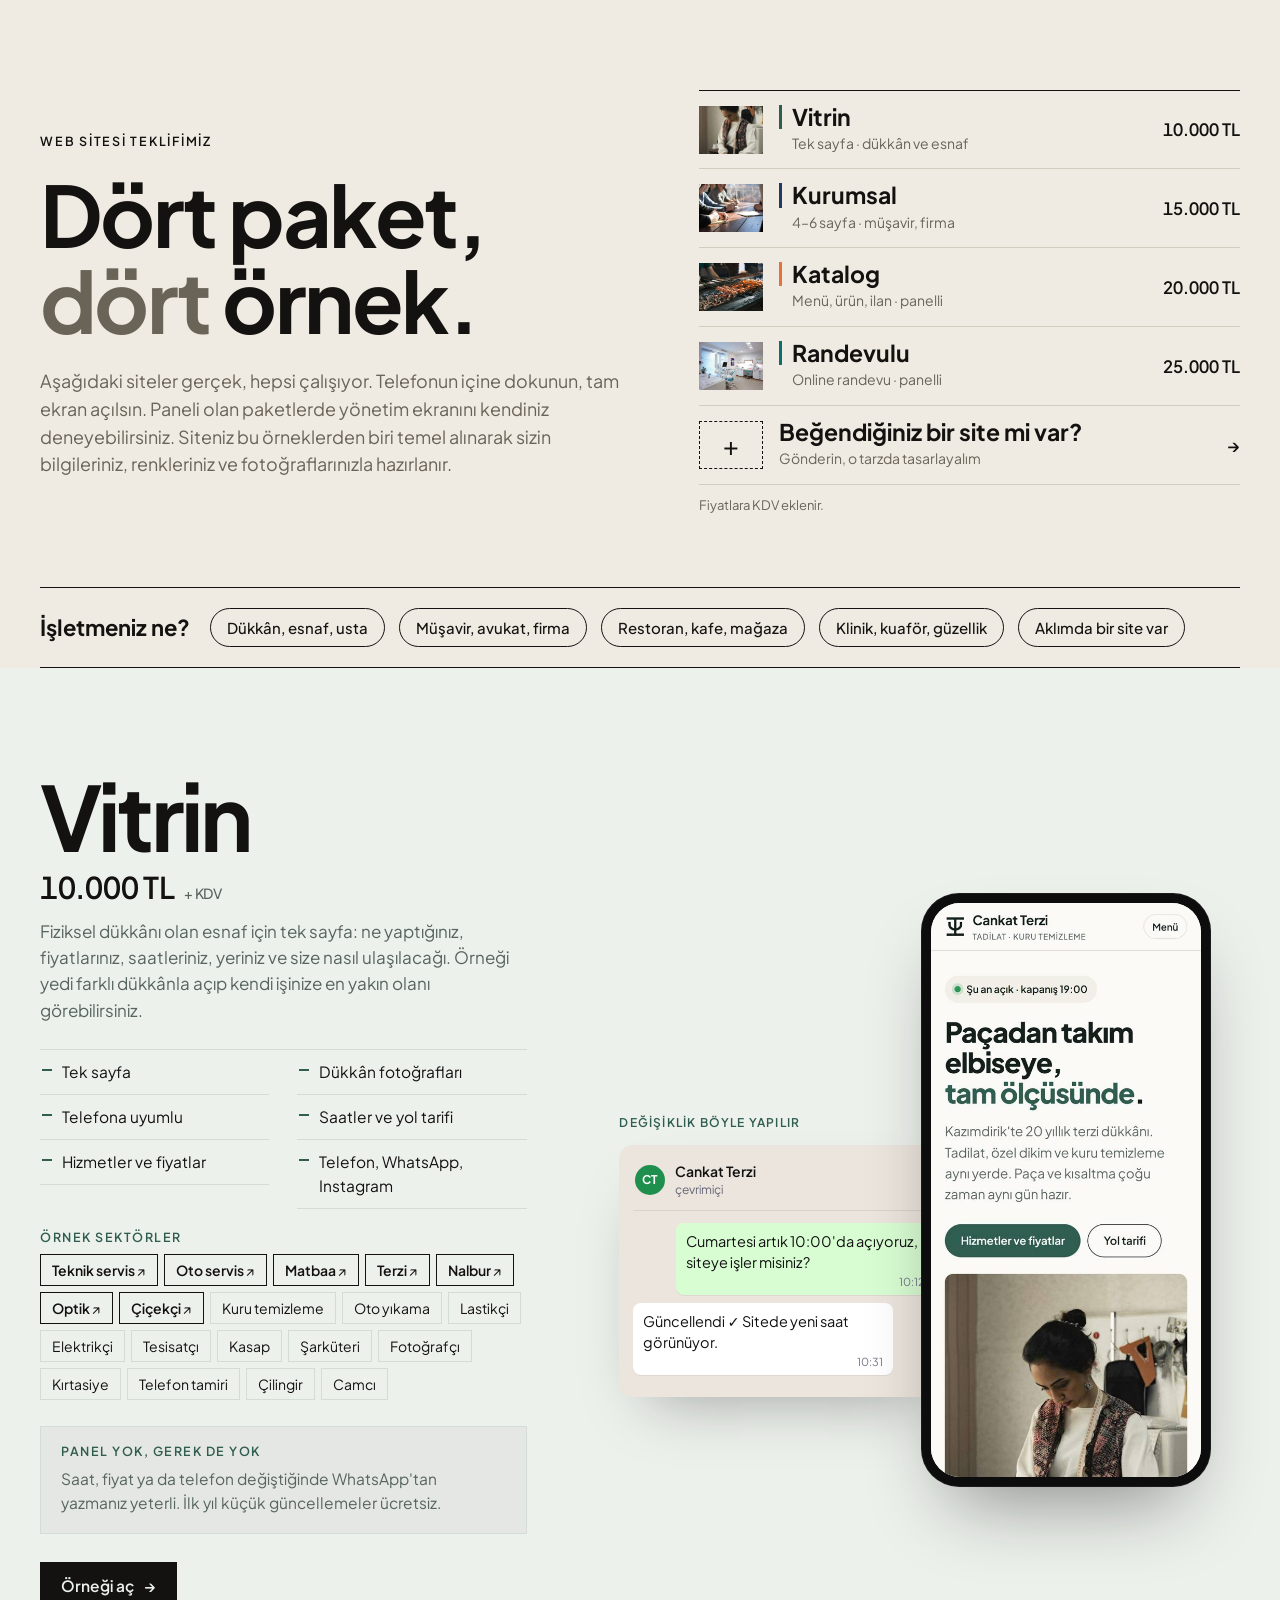
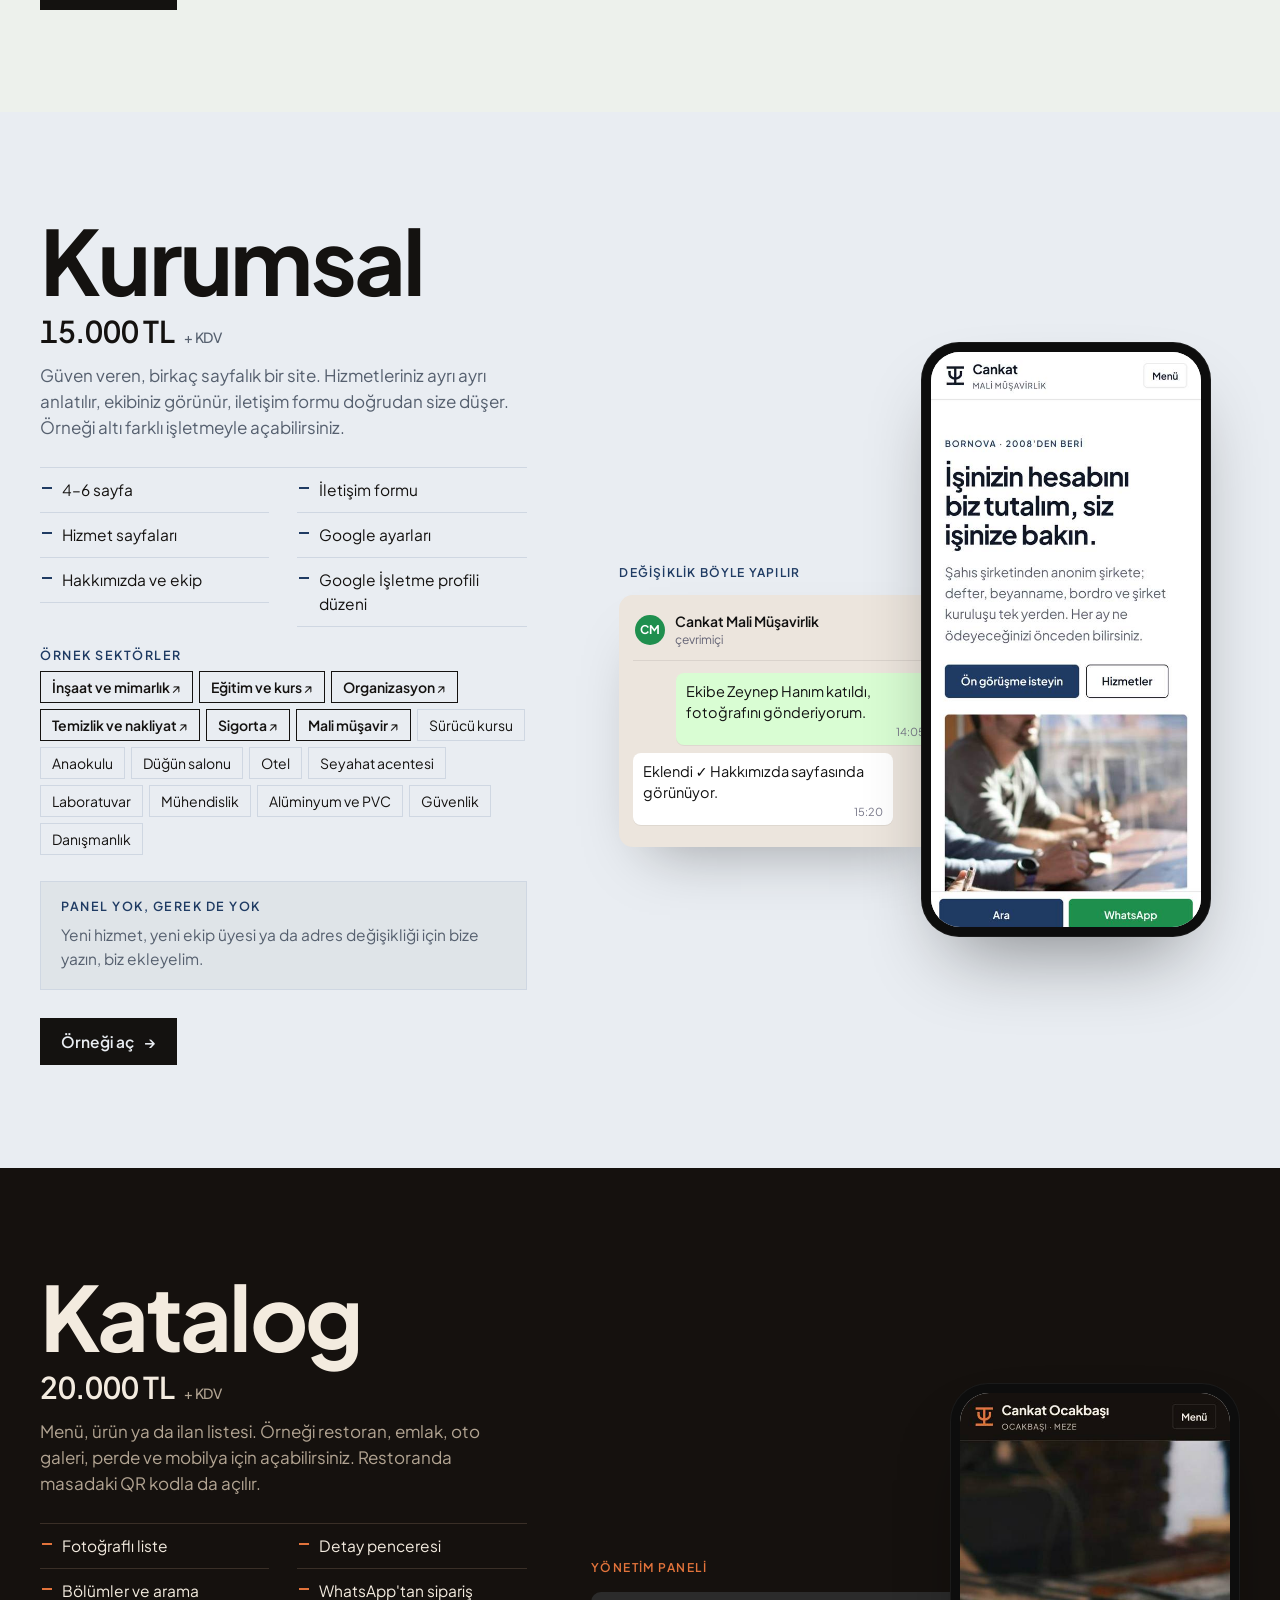
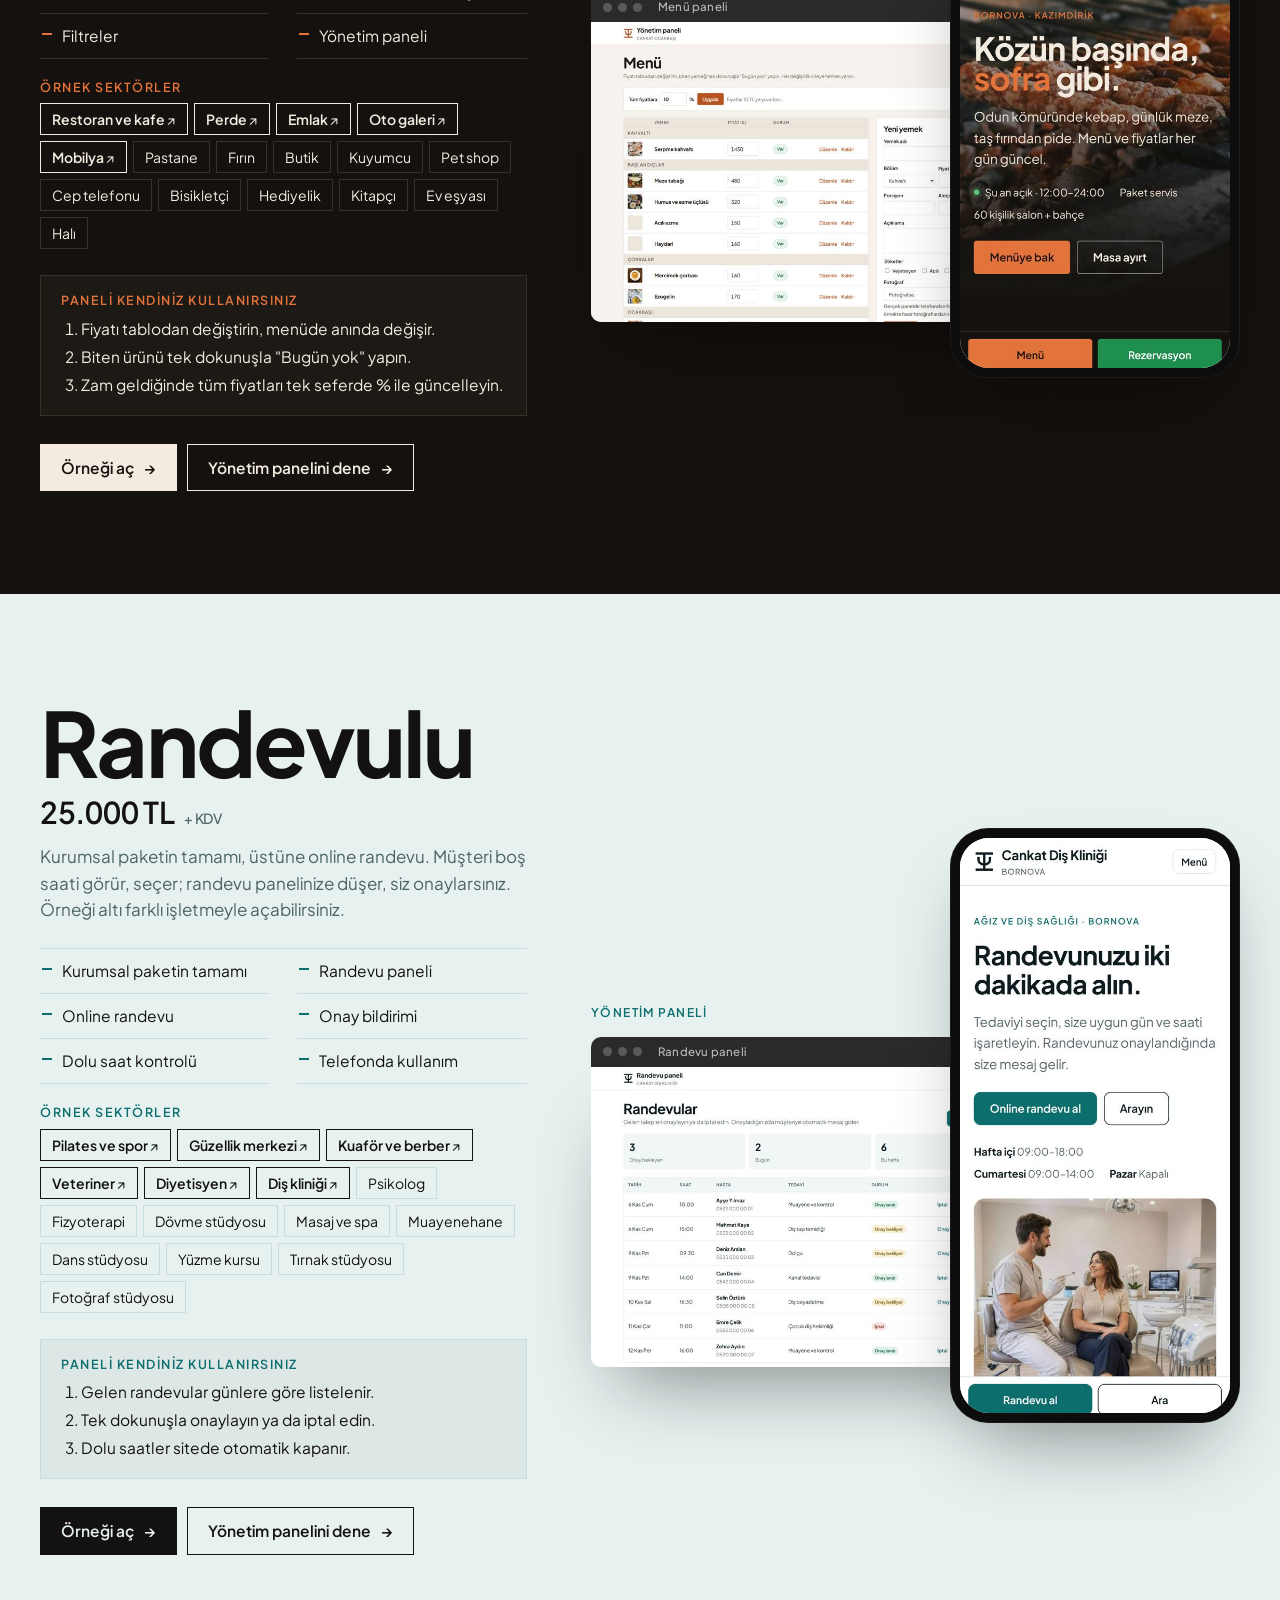
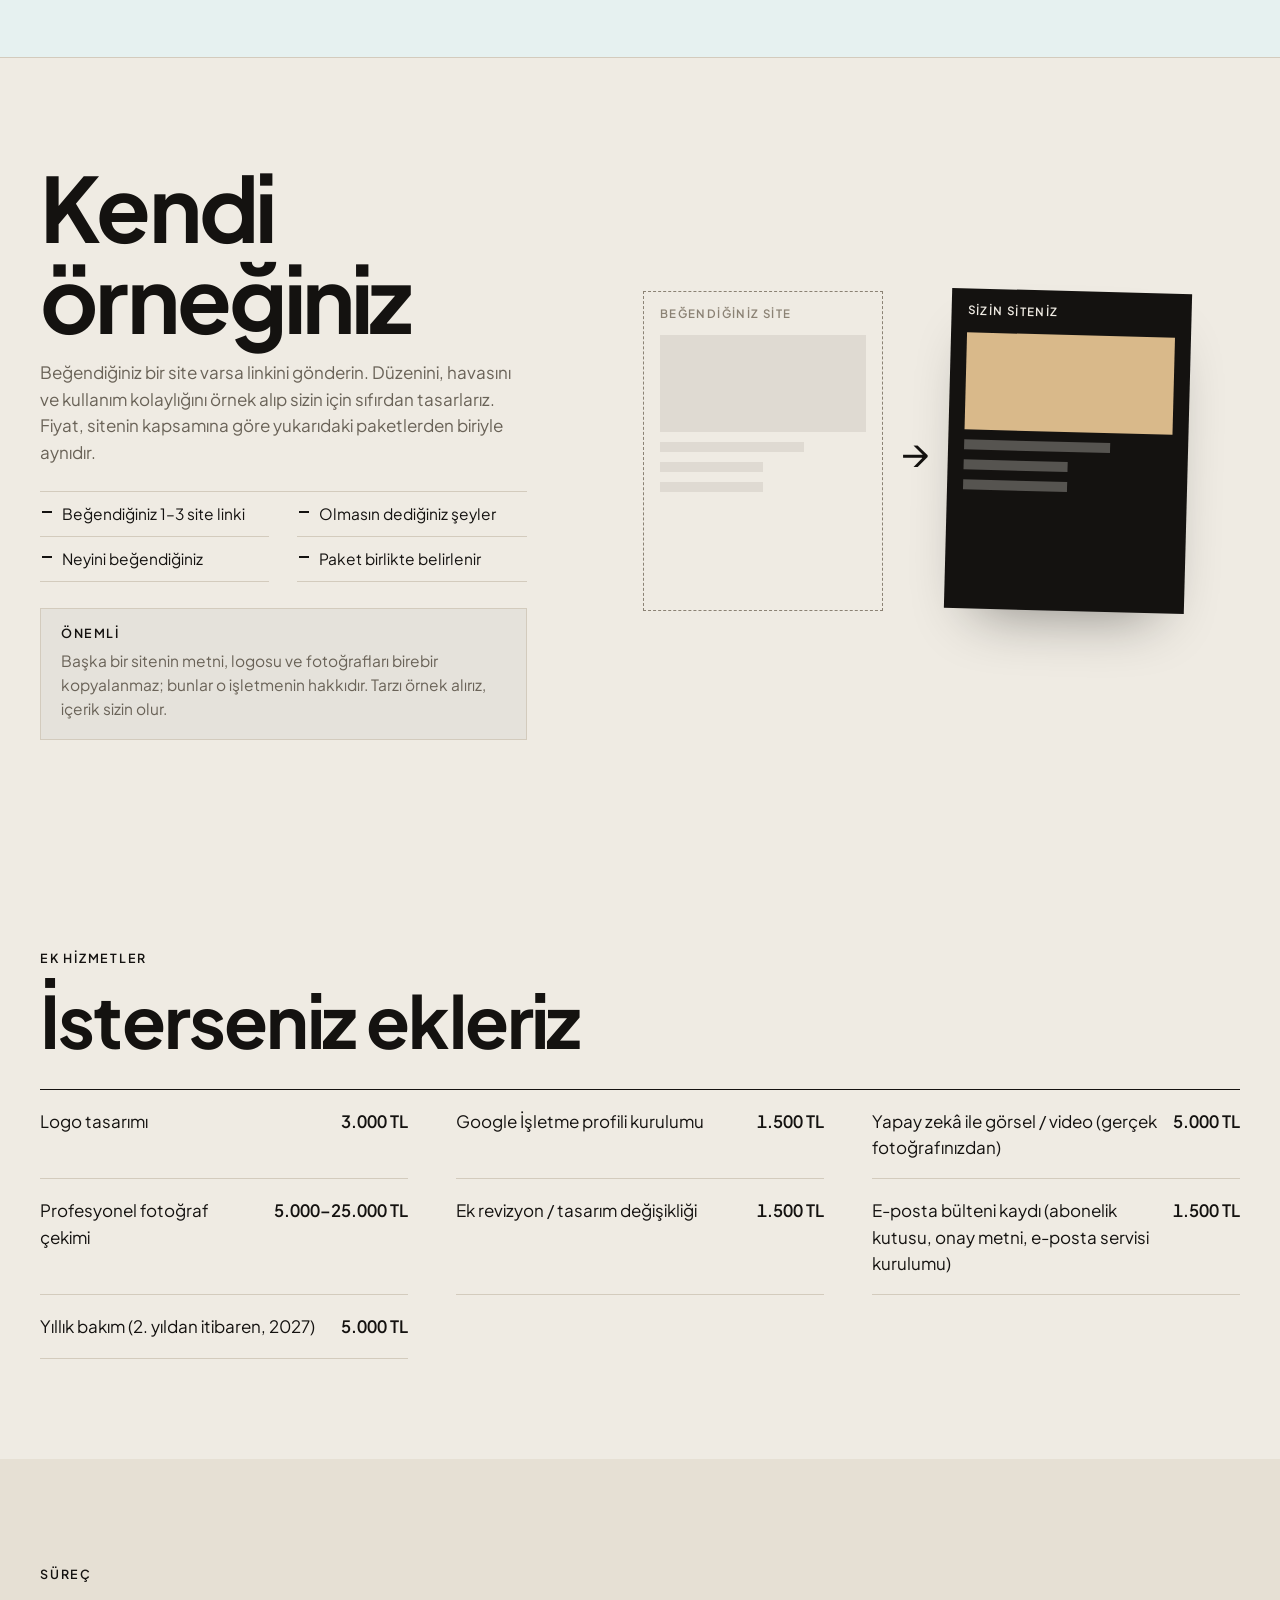
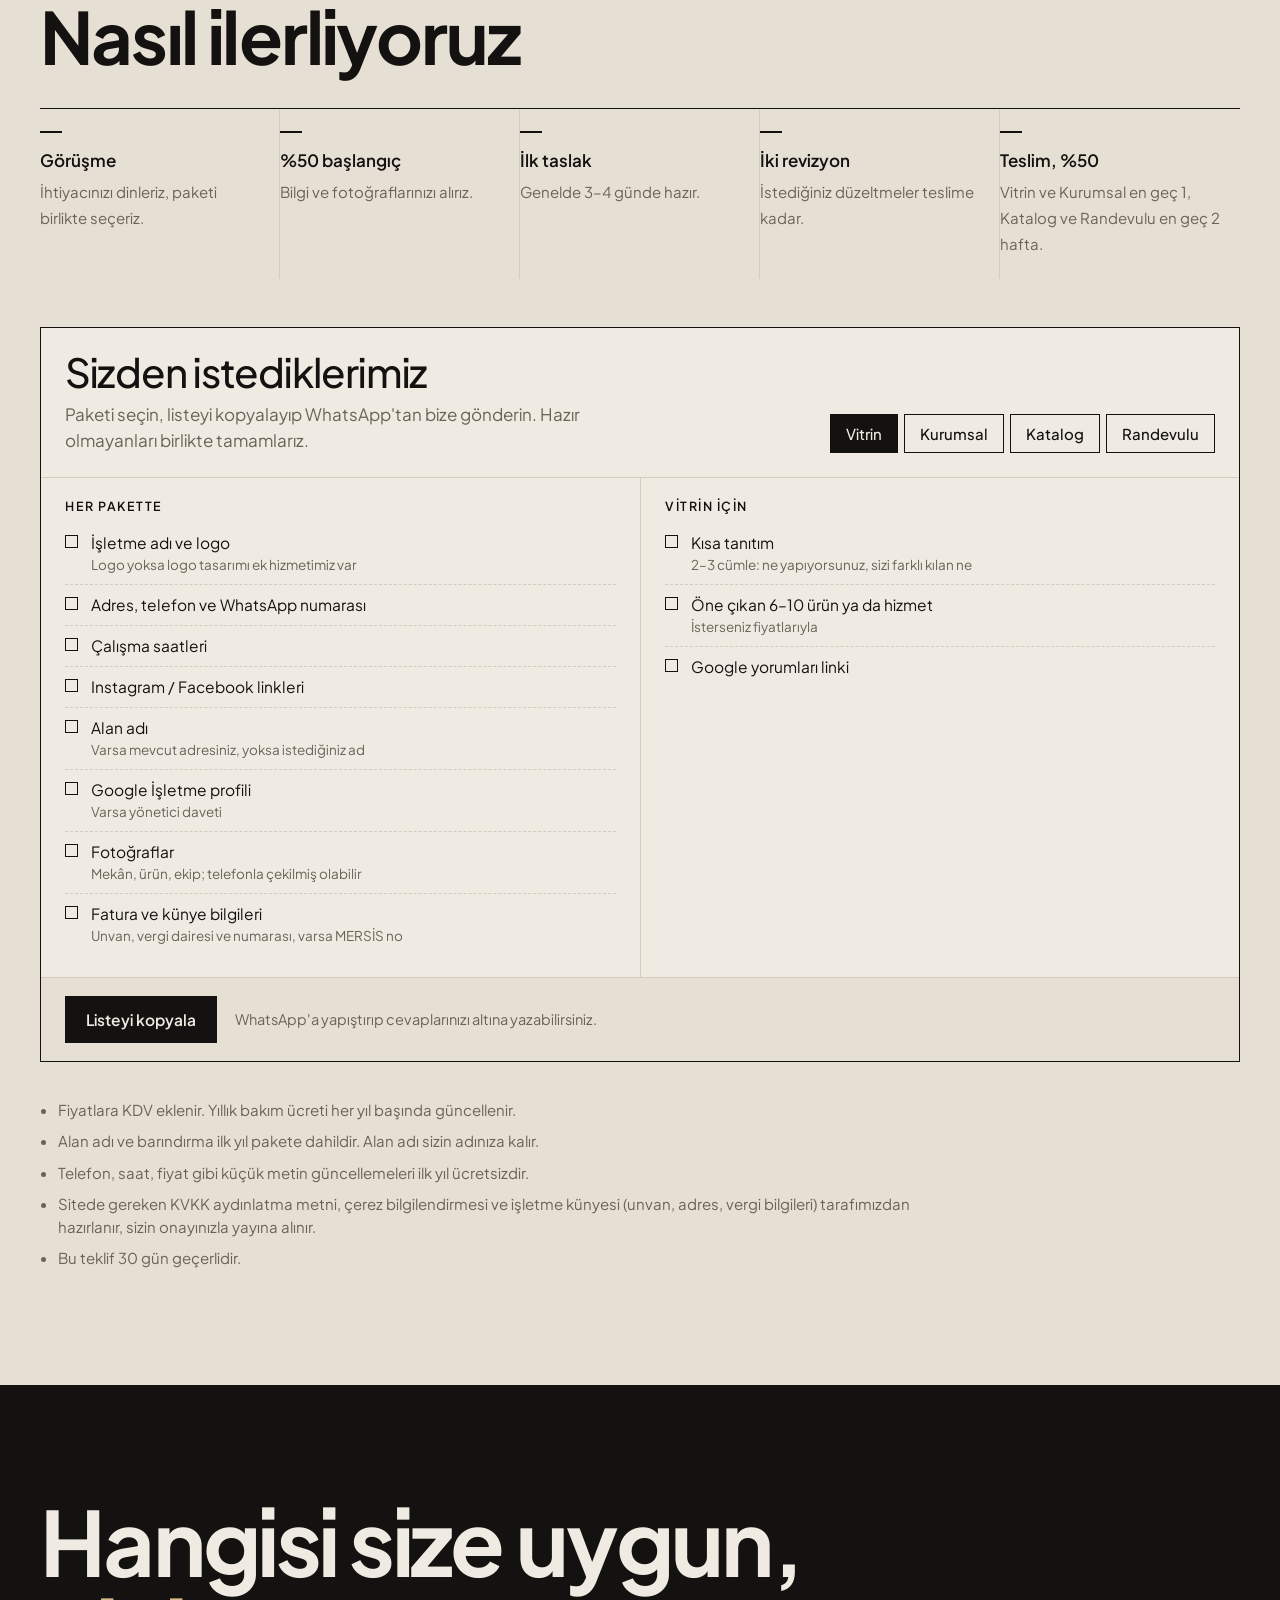
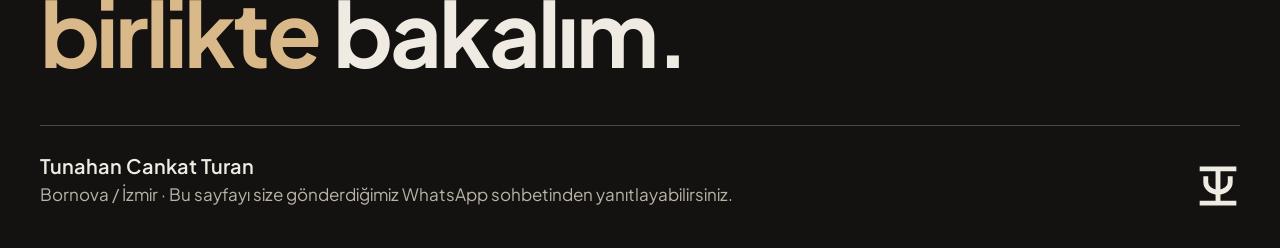
<file: index.html>
<!doctype html>
<html lang="tr">
<head>
<meta charset="utf-8">
<meta name="viewport" content="width=device-width,initial-scale=1,viewport-fit=cover">
<title>Web Sitesi Teklifimiz · Cankat</title>
<meta name="description" content="Dört web sitesi paketi, her birinin canlı örneği ve yönetim paneli. Bornova / İzmir.">
<meta name="robots" content="noindex">
<meta name="theme-color" content="#efebe3">
<meta property="og:type" content="website">
<meta property="og:url" content="https://cankat-web.github.io/">
<meta property="og:title" content="Web sitesi teklifimiz · Tunahan Cankat Turan">
<meta property="og:description" content="Dört paket, dört örnek: Vitrin, Kurumsal, Katalog, Randevulu. Örnek siteleri telefonunuzdan inceleyin. Bornova / İzmir.">
<meta property="og:image" content="https://cankat-web.github.io/assets/og.jpg">
<meta property="og:image:width" content="1200">
<meta property="og:image:height" content="630">
<meta property="og:locale" content="tr_TR">
<meta name="twitter:card" content="summary_large_image">
<link rel="icon" href="assets/logo.svg">
<link rel="preconnect" href="https://fonts.googleapis.com"><link rel="preconnect" href="https://fonts.gstatic.com" crossorigin>
<link rel="stylesheet" href="https://fonts.googleapis.com/css2?family=Plus+Jakarta+Sans:wght@400;500;600;700;800&display=swap">
<style>
:root{
  --paper:#efebe3; --paper-2:#e6e0d4; --ink:#141210; --muted:#6a6358; --line:#d3cbbd;
  --f-d:"Plus Jakarta Sans",system-ui,-apple-system,"Segoe UI",Roboto,Arial,sans-serif; --f-b:"Plus Jakarta Sans",system-ui,-apple-system,"Segoe UI",Roboto,Arial,sans-serif;
  --wa:#1f8f4e;
}
*,*::before,*::after{box-sizing:border-box}
html{-webkit-text-size-adjust:100%;scroll-behavior:smooth}
@media (prefers-reduced-motion:reduce){html{scroll-behavior:auto}*{transition:none!important;animation:none!important}}
body{margin:0;background:var(--paper);color:var(--ink);font:400 17px/1.55 var(--f-b);-webkit-font-smoothing:antialiased}
img{max-width:100%;display:block}
a{color:inherit}
h1,h2,h3{margin:0;font-weight:700;line-height:1.02;text-wrap:balance}
p{margin:0}
:focus-visible{outline:2px solid currentColor;outline-offset:3px}
.wrap{max-width:1240px;margin:0 auto;padding-inline:max(20px,env(safe-area-inset-left,0px))}

/* Üst */
.mast{display:flex;justify-content:space-between;align-items:center;gap:16px;padding-block:22px;border-bottom:1px solid var(--ink)}
.mast .id{display:flex;align-items:center;gap:12px;text-decoration:none}
.mark{width:34px;height:34px;flex:none}
.mast b{font:600 15px/1.15 var(--f-b);letter-spacing:.01em}
.mast small{display:block;font:500 12px/1.2 var(--f-b);color:var(--muted);letter-spacing:.08em;text-transform:uppercase}
.mast .meta{font-size:13.5px;color:var(--muted);text-align:right;line-height:1.35}

.intro{display:grid;grid-template-columns:1.1fr 1fr;gap:clamp(32px,5vw,80px);padding-block:clamp(40px,7vw,96px) clamp(40px,6vw,72px);align-items:center}
@media (max-width:860px){.intro{grid-template-columns:1fr}}
.kicker{font:600 12.5px/1 var(--f-b);letter-spacing:.14em;text-transform:uppercase}
.intro h1{font-family:var(--f-d);font-size:clamp(52px,7.6vw,112px);letter-spacing:-.03em;margin:18px 0 24px;max-width:9ch}
.intro h1 i{font-style:normal;color:var(--muted)}
.intro p{font-size:clamp(16.5px,1.4vw,19px);color:var(--muted);max-width:46ch}
.toc{border-top:1px solid var(--ink)}
.toc a{display:grid;grid-template-columns:64px 1fr auto;gap:16px;align-items:center;padding:14px 0;border-bottom:1px solid var(--line);text-decoration:none;transition:padding .25s ease,background .25s}
.toc a:hover{padding-inline:10px;background:rgba(255,255,255,.45)}
.toc img{width:64px;height:48px;object-fit:cover}
.toc b{display:block;font-family:var(--f-d);font-size:23px;font-weight:700;line-height:1.05;border-left:3px solid var(--c);padding-left:10px}
.toc small{display:block;font-size:14px;color:var(--muted);margin-top:4px;padding-left:13px}
.toc em{font-style:normal;font-weight:600;font-variant-numeric:tabular-nums;white-space:nowrap}
.toc .own b{border-left:0;padding-left:0}
.toc .own small{padding-left:0}
.toc .plus{width:64px;height:48px;display:grid;place-items:center;border:1px dashed var(--ink);font:400 26px/1 var(--f-d)}
.toc .vat{font-size:13px;margin-top:10px}

/* Seçici */
.pick{border-block:1px solid var(--ink);padding-block:20px;display:flex;flex-wrap:wrap;gap:10px 14px;align-items:center}
.pick .q{font-family:var(--f-d);font-weight:700;font-size:22px;margin-right:6px}
.chip{font:500 15px/1 var(--f-b);padding:11px 16px;border:1px solid var(--ink);background:transparent;color:var(--ink);border-radius:999px;cursor:pointer;transition:background .2s,color .2s}
.chip:hover,.chip[aria-pressed="true"]{background:var(--ink);color:var(--paper)}

/* Paket bölümleri */
.pkg{--bg:#fff;--fg:var(--ink);--ac:var(--ink);--sub:var(--muted);--ln:rgba(0,0,0,.12);background:var(--bg);color:var(--fg);padding-block:clamp(56px,8vw,104px);position:relative;scroll-margin-top:0}
.pkg .wrap{display:grid;grid-template-columns:minmax(0,.9fr) minmax(0,1.2fr);gap:clamp(32px,5vw,80px);align-items:center}
@media (max-width:960px){.pkg .wrap{grid-template-columns:1fr}}
.p-vitrin{--bg:#edf1ec;--ac:#2f5d50;--sub:#58655f;--ln:#d3dcd5}
.p-kurumsal{--bg:#e9edf2;--ac:#1f3b63;--sub:#56606f;--ln:#cfd7e2}
.p-katalog{--bg:#15110e;--fg:#f3ebdf;--ac:#e2733b;--sub:#b2a492;--ln:#3a2f27}
.p-randevu{--bg:#e6f1f0;--ac:#0d6e6e;--sub:#4f6466;--ln:#c9dddc}
.p-ornek{--bg:#efebe3;--ac:#141210;--sub:#6a6358;--ln:#d3cbbd;border-top:1px solid var(--line)}
.ref{display:flex;align-items:center;justify-content:center;gap:18px}
.ref-a,.ref-b{flex:1 1 0;max-width:240px;aspect-ratio:3/4;padding:16px;display:flex;flex-direction:column;gap:10px}
.ref span{font:600 11.5px/1 var(--f-b);letter-spacing:.12em;text-transform:uppercase;margin-bottom:6px}
.ref i{display:block;height:34%;background:currentColor;opacity:.16}
.ref i+i{height:10px;width:70%}
.ref i.s{height:10px;width:50%}
.ref-a{border:1.5px dashed #8b8274;color:#8b8274}
.ref-b{background:#141210;color:#efebe3;transform:rotate(1.5deg);box-shadow:0 30px 60px -30px rgba(0,0,0,.45)}
.ref-b i{opacity:.3}
.ref-b i:first-of-type{background:#d9b98a;opacity:1}
.ref-arrow{font:400 40px/1 var(--f-d);flex:none}
.no{font-family:var(--f-d);font-style:italic;font-size:22px;color:var(--ac);display:flex;align-items:center;gap:14px}
.no::after{content:"";height:1px;width:64px;background:currentColor;opacity:.6}
.pkg h2{font-family:var(--f-d);font-size:clamp(56px,8vw,112px);letter-spacing:-.03em;margin:0 0 10px}
.price{display:flex;align-items:baseline;gap:10px;font:600 clamp(24px,2.6vw,30px)/1 var(--f-b);font-variant-numeric:tabular-nums;letter-spacing:-.01em}
.price small{font:500 14px/1 var(--f-b);color:var(--sub)}
.for{margin-top:16px;color:var(--sub);max-width:46ch}
.inc{list-style:none;margin:26px 0 0;padding:0;border-top:1px solid var(--ln);columns:2;column-gap:28px}
@media (max-width:520px){.inc{columns:1}}
.inc li{break-inside:avoid;padding:10px 0 10px 22px;border-bottom:1px solid var(--ln);position:relative;font-size:15.5px}
.inc li::before{content:"";position:absolute;left:2px;top:19px;width:10px;height:2px;background:var(--ac)}
.acts{display:flex;flex-wrap:wrap;gap:10px;margin-top:28px}
.btn{display:inline-flex;align-items:center;gap:10px;font:600 15.5px/1 var(--f-b);text-decoration:none;padding:15px 20px;border:1.5px solid var(--fg);cursor:pointer;transition:transform .15s ease,background .2s,color .2s}
.btn:active{transform:translateY(1px)}
.btn-fill{background:var(--fg);color:var(--bg)}
.btn-fill:hover{background:var(--ac);border-color:var(--ac);color:#fff}
.btn-line{background:transparent;color:var(--fg)}
.btn-line:hover{background:var(--fg);color:var(--bg)}
.btn .ar{transition:transform .2s}
.btn:hover .ar{transform:translateX(3px)}
.recommend{display:none;position:absolute;top:22px;right:max(20px,calc((100vw - 1240px)/2 + 20px));font:700 12px/1 var(--f-b);letter-spacing:.12em;text-transform:uppercase;background:var(--ac);color:#fff;padding:9px 12px}
.pkg.on .recommend{display:block;animation:in .4s ease}
@keyframes in{from{opacity:0;transform:translateY(-6px)}}

/* Sahne: telefon + panel / sohbet */
.stage{position:relative;display:flex;justify-content:center;align-items:flex-end;gap:0;min-height:560px}
@media (max-width:960px){.stage{min-height:0;padding-top:8px}}
.phone{position:relative;z-index:2;width:clamp(230px,24vw,290px);aspect-ratio:390/800;border-radius:38px;background:#0d0d0d;padding:10px;box-shadow:0 40px 80px -30px rgba(0,0,0,.45),0 0 0 1px rgba(255,255,255,.06) inset;flex:none}
.phone .scr{position:relative;width:100%;height:100%;border-radius:29px;overflow:hidden;background:#fff}
.frame .scr img{position:absolute;inset:0;width:100%;height:100%;object-fit:cover;object-position:top;display:block}
.phone iframe{width:390px;height:800px}
.open{position:absolute;inset:0;z-index:4;display:flex;align-items:flex-end;justify-content:center;padding:18px;text-decoration:none;opacity:0;transition:opacity .2s;background:linear-gradient(180deg,transparent 55%,rgba(0,0,0,.55))}
.open span{font:600 14px/1 var(--f-b);background:#fff;color:#111;padding:11px 14px;border-radius:999px}
.frame:hover .open,.open:focus-visible{opacity:1}
@media (hover:none){.open{opacity:1;background:none}.open span{box-shadow:0 6px 20px rgba(0,0,0,.25)}}

.desk{position:relative;z-index:1;width:min(640px,100%);margin-right:-80px;margin-bottom:56px;flex:1 1 auto;max-width:640px;min-width:0}
.desk .bar{display:flex;align-items:center;gap:6px;padding:9px 12px;background:#2b2b2b;border-radius:10px 10px 0 0}
.desk .bar i{width:9px;height:9px;border-radius:50%;background:#5a5a5a}
.desk .bar span{margin-left:10px;font:500 11.5px/1 var(--f-b);color:#bbb;letter-spacing:.02em}
.desk .scr{position:relative;aspect-ratio:1024/700;overflow:hidden;background:#fff;border-radius:0 0 10px 10px;box-shadow:0 40px 80px -30px rgba(0,0,0,.45)}
.desk iframe{width:1024px;height:700px}
.tag-lbl{position:absolute;left:0;top:-30px;font:600 12px/1 var(--f-b);letter-spacing:.12em;text-transform:uppercase;color:var(--ac)}
@media (max-width:960px){
  .stage.has-desk{flex-direction:column;align-items:center;gap:40px}
  .desk{margin:30px 0 0;width:100%;order:2}
}

.chat{position:relative;z-index:1;width:min(330px,100%);margin-right:-28px;margin-bottom:90px;background:#ece5dd;border-radius:14px;padding:14px;box-shadow:0 30px 60px -30px rgba(0,0,0,.35);font-size:14.5px;line-height:1.4;flex:none}
.chat .hd{display:flex;align-items:center;gap:10px;padding:2px 2px 12px;border-bottom:1px solid rgba(0,0,0,.08);margin-bottom:12px}
.chat .av{width:30px;height:30px;border-radius:50%;background:var(--wa);display:grid;place-items:center;color:#fff;font:700 12px/1 var(--f-b)}
.chat .hd b{font:600 14px/1.1 var(--f-b);color:#111}.chat .hd small{display:block;font-size:12px;color:#667}
.msg{max-width:86%;padding:8px 10px 6px;border-radius:8px;margin-bottom:8px;color:#111;box-shadow:0 1px 0 rgba(0,0,0,.06)}
.msg time{display:block;text-align:right;font-size:11px;color:#778;margin-top:2px}
.msg.in{background:#fff}
.msg.out{background:#d9fdd3;margin-left:auto}
.chat .cap{font:600 12px/1.3 var(--f-b);letter-spacing:.1em;text-transform:uppercase;color:var(--ac);position:absolute;top:-30px;left:0}
@media (max-width:960px){.stage.has-chat{flex-direction:column;align-items:center;gap:44px}.chat{margin:30px 0 0;order:2}}

.ex-s{margin-top:22px}
.ex-s b{display:block;font:600 12.5px/1 var(--f-b);letter-spacing:.12em;text-transform:uppercase;color:var(--ac);margin-bottom:10px}
.ex-s div{display:flex;flex-wrap:wrap;gap:6px}
.ex-s span,.ex-s a{font-size:14px;line-height:1;padding:8px 11px;border:1px solid var(--ln);color:var(--fg);text-decoration:none}
.ex-s a{border-color:var(--fg);font-weight:600}
.ex-s a::after{content:" ↗";font-weight:400}
.ex-s a:hover{background:var(--fg);color:var(--bg)}
.how{margin-top:26px;display:grid;gap:10px;padding:18px 20px;border:1px solid var(--ln);background:color-mix(in srgb,var(--bg) 85%,var(--fg) 4%)}
.how b{font:600 12.5px/1 var(--f-b);letter-spacing:.12em;text-transform:uppercase;color:var(--ac)}
.how ol{margin:0;padding-left:20px;display:grid;gap:4px;font-size:15.5px}
.how p{font-size:15.5px;color:var(--sub)}

/* Ek hizmetler ve süreç */
.sec{padding-block:clamp(56px,8vw,100px)}
.sec h2{font-family:var(--f-d);font-size:clamp(40px,6vw,72px);letter-spacing:-.025em}
.extras{display:grid;grid-template-columns:repeat(auto-fit,minmax(min(100%,340px),1fr));column-gap:48px;margin-top:32px;border-top:1px solid var(--ink)}
.extras div{display:flex;justify-content:space-between;gap:16px;padding:18px 0;border-bottom:1px solid var(--line)}
.extras b{font-weight:600;font-variant-numeric:tabular-nums;white-space:nowrap}
.steps{list-style:none;margin:36px 0 0;padding:0;display:grid;grid-template-columns:repeat(5,1fr);border-top:1px solid var(--ink)}
@media (max-width:900px){.steps{grid-template-columns:1fr}}
.steps li{padding:22px 20px 22px 0;border-right:1px solid var(--line)}
.steps li::before{content:"";display:block;width:22px;height:2px;background:var(--ink);margin-bottom:14px}
.steps li:last-child{border-right:0}
@media (max-width:900px){.steps li{border-right:0;border-bottom:1px solid var(--line);padding:16px 0}}
.steps b{display:block;font-weight:600;margin-bottom:4px}
.steps span{color:var(--muted);font-size:15px}
.need{margin-top:48px;background:var(--paper);border:1px solid var(--ink)}
.need-hd{display:flex;flex-wrap:wrap;justify-content:space-between;gap:18px 32px;padding:24px;border-bottom:1px solid var(--line)}
.need h3{font-family:var(--f-d);font-size:clamp(28px,3.4vw,40px);letter-spacing:-.02em;font-weight:500}
.need-hd p{color:var(--muted);margin-top:8px;max-width:48ch}
.tabs{display:flex;flex-wrap:wrap;gap:6px;align-self:end}
.tabs button{font:500 15px/1 var(--f-b);padding:11px 15px;border:1px solid var(--ink);background:transparent;color:var(--ink);cursor:pointer}
.tabs button[aria-selected="true"]{background:var(--ink);color:var(--paper)}
.need-body{display:grid;grid-template-columns:1fr 1fr}
@media (max-width:760px){.need-body{grid-template-columns:1fr}}
.need-body>div{padding:22px 24px}
.need-body>div+div{border-left:1px solid var(--line)}
@media (max-width:760px){.need-body>div+div{border-left:0;border-top:1px solid var(--line)}}
.need h4{margin:0 0 10px;font:600 12.5px/1 var(--f-b);letter-spacing:.12em;text-transform:uppercase}
.need ul{list-style:none;margin:0;padding:0}
.need li{padding:8px 0 8px 26px;position:relative;border-bottom:1px dashed var(--line);font-size:15.5px}
.need li:last-child{border-bottom:0}
.need li::before{content:"";position:absolute;left:0;top:12px;width:13px;height:13px;border:1.5px solid var(--ink)}
.need li small{display:block;color:var(--muted);font-size:13.5px}
.need-ft{display:flex;flex-wrap:wrap;gap:12px 18px;align-items:center;padding:18px 24px;border-top:1px solid var(--line);background:var(--paper-2)}
.need-ft span{font-size:14.5px;color:var(--muted)}
.need .btn{--fg:var(--ink);--bg:var(--paper)}
.fine{margin-top:36px;display:grid;gap:8px;color:var(--muted);font-size:15px;max-width:80ch;padding-left:18px}

.end{background:var(--ink);color:var(--paper);padding-block:clamp(56px,9vw,110px) calc(40px + env(safe-area-inset-bottom,0px))}
.end h2{font-family:var(--f-d);font-size:clamp(44px,7vw,96px);letter-spacing:-.03em;max-width:14ch}
.end h2 i{color:#d9b98a}
.end .row{display:flex;flex-wrap:wrap;justify-content:space-between;gap:24px;align-items:end;margin-top:48px;padding-top:24px;border-top:1px solid rgba(239,235,227,.25)}
.end .who b{display:block;font-size:20px;font-weight:600}
.end .who span{color:#b9b2a6}
.end .mark{width:44px;height:44px}
i,em{font-style:normal}
.end h2 i{color:#d9b98a}
/* Okunabilirlik: Jakarta için başlık boyları biraz küçültüldü */
.intro h1{font-size:clamp(44px,6.6vw,96px)}
.pkg h2{font-size:clamp(48px,7vw,96px)}
</style>
</head>
<body>

<section class="wrap intro">
  <div>
    <span class="kicker">Web sitesi teklifimiz</span>
    <h1>Dört paket, <i>dört</i> örnek.</h1>
    <p>Aşağıdaki siteler gerçek, hepsi çalışıyor. Telefonun içine dokunun, tam ekran açılsın. Paneli olan paketlerde yönetim ekranını kendiniz deneyebilirsiniz. Siteniz bu örneklerden biri temel alınarak sizin bilgileriniz, renkleriniz ve fotoğraflarınızla hazırlanır.</p>
  </div>
  <nav class="toc" aria-label="Paketler">
    <a href="#vitrin" style="--c:#2f5d50"><img src="assets/img/t-usta.jpg" alt=""><span><b>Vitrin</b><small>Tek sayfa · dükkân ve esnaf</small></span><em>10.000 TL</em></a>
    <a href="#kurumsal" style="--c:#1f3b63"><img src="assets/img/k-ekip.jpg" alt=""><span><b>Kurumsal</b><small>4–6 sayfa · müşavir, firma</small></span><em>15.000 TL</em></a>
    <a href="#katalog" style="--c:#e2733b"><img src="assets/img/r-ocak.jpg" alt=""><span><b>Katalog</b><small>Menü, ürün, ilan · panelli</small></span><em>20.000 TL</em></a>
    <a href="#randevu" style="--c:#0d6e6e"><img src="assets/img/d-klinik.jpg" alt=""><span><b>Randevulu</b><small>Online randevu · panelli</small></span><em>25.000 TL</em></a>
    <a href="#ornek" class="own"><span class="plus">+</span><span><b>Beğendiğiniz bir site mi var?</b><small>Gönderin, o tarzda tasarlayalım</small></span><em>→</em></a>
    <p class="vat">Fiyatlara KDV eklenir.</p>
  </nav>
</section>

<div class="wrap">
  <div class="pick" role="group" aria-label="İşletme türü">
    <span class="q">İşletmeniz ne?</span>
    <button class="chip" data-go="vitrin">Dükkân, esnaf, usta</button>
    <button class="chip" data-go="kurumsal">Müşavir, avukat, firma</button>
    <button class="chip" data-go="katalog">Restoran, kafe, mağaza</button>
    <button class="chip" data-go="randevu">Klinik, kuaför, güzellik</button>
    <button class="chip" data-go="ornek">Aklımda bir site var</button>
  </div>
</div>

<main>
  <!-- 01 VİTRİN -->
  <section class="pkg p-vitrin" id="vitrin">
    <span class="recommend">Size önerimiz</span>
    <div class="wrap">
      <div>
        <h2>Vitrin</h2>
        <div class="price">10.000 TL <small>+ KDV</small></div>
        <p class="for">Fiziksel dükkânı olan esnaf için tek sayfa: ne yaptığınız, fiyatlarınız, saatleriniz, yeriniz ve size nasıl ulaşılacağı. Örneği yedi farklı dükkânla açıp kendi işinize en yakın olanı görebilirsiniz.</p>
        <ul class="inc"><li>Tek sayfa</li><li>Telefona uyumlu</li><li>Hizmetler ve fiyatlar</li><li>Dükkân fotoğrafları</li><li>Saatler ve yol tarifi</li><li>Telefon, WhatsApp, Instagram</li></ul>
        <div class="ex-s"><b>Örnek sektörler</b><div><a href="vitrin/index.html?s=servis">Teknik servis</a><a href="vitrin/index.html?s=oto">Oto servis</a><a href="vitrin/index.html?s=matbaa">Matbaa</a><a href="vitrin/index.html?s=terzi">Terzi</a><a href="vitrin/index.html?s=nalbur">Nalbur</a><a href="vitrin/index.html?s=optik">Optik</a><a href="vitrin/index.html?s=cicek">Çiçekçi</a><span>Kuru temizleme</span><span>Oto yıkama</span><span>Lastikçi</span><span>Elektrikçi</span><span>Tesisatçı</span><span>Kasap</span><span>Şarküteri</span><span>Fotoğrafçı</span><span>Kırtasiye</span><span>Telefon tamiri</span><span>Çilingir</span><span>Camcı</span></div></div>
        <div class="how"><b>Panel yok, gerek de yok</b><p>Saat, fiyat ya da telefon değiştiğinde WhatsApp'tan yazmanız yeterli. İlk yıl küçük güncellemeler ücretsiz.</p></div>
        <div class="acts"><a class="btn btn-fill" href="vitrin/index.html?s=terzi">Örneği aç <span class="ar">→</span></a></div>
      </div>
      <div class="stage has-chat">
        <div class="chat" aria-hidden="true">
          <span class="cap">Değişiklik böyle yapılır</span>
          <div class="hd"><span class="av">CT</span><span><b>Cankat Terzi</b><small>çevrimiçi</small></span></div>
          <div class="msg out">Cumartesi artık 10:00'da açıyoruz, siteye işler misiniz?<time>10:12</time></div>
          <div class="msg in">Güncellendi ✓ Sitede yeni saat görünüyor.<time>10:31</time></div>
        </div>
        <div class="phone frame"><div class="scr"><img src="assets/onizleme/v-terzi.jpg" alt="Vitrin örneği" loading="lazy" decoding="async"></div><a class="open" href="vitrin/index.html?s=terzi"><span>Tam ekran aç</span></a></div>
      </div>
    </div>
  </section>

  <!-- 02 KURUMSAL -->
  <section class="pkg p-kurumsal" id="kurumsal">
    <span class="recommend">Size önerimiz</span>
    <div class="wrap">
      <div>
        <h2>Kurumsal</h2>
        <div class="price">15.000 TL <small>+ KDV</small></div>
        <p class="for">Güven veren, birkaç sayfalık bir site. Hizmetleriniz ayrı ayrı anlatılır, ekibiniz görünür, iletişim formu doğrudan size düşer. Örneği altı farklı işletmeyle açabilirsiniz.</p>
        <ul class="inc"><li>4–6 sayfa</li><li>Hizmet sayfaları</li><li>Hakkımızda ve ekip</li><li>İletişim formu</li><li>Google ayarları</li><li>Google İşletme profili düzeni</li></ul>
        <div class="ex-s"><b>Örnek sektörler</b><div><a href="kurumsal/index.html?s=insaat">İnşaat ve mimarlık</a><a href="kurumsal/index.html?s=egitim">Eğitim ve kurs</a><a href="kurumsal/index.html?s=org">Organizasyon</a><a href="kurumsal/index.html?s=temizlik">Temizlik ve nakliyat</a><a href="kurumsal/index.html?s=sigorta">Sigorta</a><a href="kurumsal/index.html?s=musavir">Mali müşavir</a><span>Sürücü kursu</span><span>Anaokulu</span><span>Düğün salonu</span><span>Otel</span><span>Seyahat acentesi</span><span>Laboratuvar</span><span>Mühendislik</span><span>Alüminyum ve PVC</span><span>Güvenlik</span><span>Danışmanlık</span></div></div>
        <div class="how"><b>Panel yok, gerek de yok</b><p>Yeni hizmet, yeni ekip üyesi ya da adres değişikliği için bize yazın, biz ekleyelim.</p></div>
        <div class="acts"><a class="btn btn-fill" href="kurumsal/index.html?s=musavir">Örneği aç <span class="ar">→</span></a></div>
      </div>
      <div class="stage has-chat">
        <div class="chat" aria-hidden="true">
          <span class="cap">Değişiklik böyle yapılır</span>
          <div class="hd"><span class="av">CM</span><span><b>Cankat Mali Müşavirlik</b><small>çevrimiçi</small></span></div>
          <div class="msg out">Ekibe Zeynep Hanım katıldı, fotoğrafını gönderiyorum.<time>14:05</time></div>
          <div class="msg in">Eklendi ✓ Hakkımızda sayfasında görünüyor.<time>15:20</time></div>
        </div>
        <div class="phone frame"><div class="scr"><img src="assets/onizleme/k-musavir.jpg" alt="Kurumsal örneği" loading="lazy" decoding="async"></div><a class="open" href="kurumsal/index.html?s=musavir"><span>Tam ekran aç</span></a></div>
      </div>
    </div>
  </section>

  <!-- 03 KATALOG -->
  <section class="pkg p-katalog" id="katalog">
    <span class="recommend">Size önerimiz</span>
    <div class="wrap">
      <div>
        <h2>Katalog</h2>
        <div class="price">20.000 TL <small>+ KDV</small></div>
        <p class="for">Menü, ürün ya da ilan listesi. Örneği restoran, emlak, oto galeri, perde ve mobilya için açabilirsiniz. Restoranda masadaki QR kodla da açılır.</p>
        <ul class="inc"><li>Fotoğraflı liste</li><li>Bölümler ve arama</li><li>Filtreler</li><li>Detay penceresi</li><li>WhatsApp'tan sipariş</li><li>Yönetim paneli</li></ul>
        <div class="ex-s"><b>Örnek sektörler</b><div><a href="katalog/index.html?s=restoran">Restoran ve kafe</a><a href="katalog/index.html?s=perde">Perde</a><a href="katalog/index.html?s=emlak">Emlak</a><a href="katalog/index.html?s=galeri">Oto galeri</a><a href="katalog/index.html?s=mobilya">Mobilya</a><span>Pastane</span><span>Fırın</span><span>Butik</span><span>Kuyumcu</span><span>Pet shop</span><span>Cep telefonu</span><span>Bisikletçi</span><span>Hediyelik</span><span>Kitapçı</span><span>Ev eşyası</span><span>Halı</span></div></div>
        <div class="how"><b>Paneli kendiniz kullanırsınız</b>
          <ol><li>Fiyatı tablodan değiştirin, menüde anında değişir.</li><li>Biten ürünü tek dokunuşla "Bugün yok" yapın.</li><li>Zam geldiğinde tüm fiyatları tek seferde % ile güncelleyin.</li></ol></div>
        <div class="acts"><a class="btn btn-fill" href="katalog/index.html?s=restoran">Örneği aç <span class="ar">→</span></a><a class="btn btn-line" href="katalog/panel.html?s=restoran">Yönetim panelini dene <span class="ar">→</span></a></div>
      </div>
      <div class="stage has-desk">
        <div class="desk frame"><span class="tag-lbl">Yönetim paneli</span><div class="bar"><i></i><i></i><i></i><span>Menü paneli</span></div><div class="scr"><img src="assets/onizleme/m-katalog-panel.jpg" alt="Katalog yönetim paneli" loading="lazy" decoding="async"></div><a class="open" href="katalog/panel.html?s=restoran"><span>Paneli dene</span></a></div>
        <div class="phone frame"><div class="scr"><img src="assets/onizleme/c-restoran.jpg" alt="Katalog örneği" loading="lazy" decoding="async"></div><a class="open" href="katalog/index.html?s=restoran"><span>Tam ekran aç</span></a></div>
      </div>
    </div>
  </section>

  <!-- 04 RANDEVULU -->
  <section class="pkg p-randevu" id="randevu">
    <span class="recommend">Size önerimiz</span>
    <div class="wrap">
      <div>
        <h2>Randevulu</h2>
        <div class="price">25.000 TL <small>+ KDV</small></div>
        <p class="for">Kurumsal paketin tamamı, üstüne online randevu. Müşteri boş saati görür, seçer; randevu panelinize düşer, siz onaylarsınız. Örneği altı farklı işletmeyle açabilirsiniz.</p>
        <ul class="inc"><li>Kurumsal paketin tamamı</li><li>Online randevu</li><li>Dolu saat kontrolü</li><li>Randevu paneli</li><li>Onay bildirimi</li><li>Telefonda kullanım</li></ul>
        <div class="ex-s"><b>Örnek sektörler</b><div><a href="randevulu/index.html?s=pilates">Pilates ve spor</a><a href="randevulu/index.html?s=guzellik">Güzellik merkezi</a><a href="randevulu/index.html?s=kuafor">Kuaför ve berber</a><a href="randevulu/index.html?s=veteriner">Veteriner</a><a href="randevulu/index.html?s=diyet">Diyetisyen</a><a href="randevulu/index.html?s=dis">Diş kliniği</a><span>Psikolog</span><span>Fizyoterapi</span><span>Dövme stüdyosu</span><span>Masaj ve spa</span><span>Muayenehane</span><span>Dans stüdyosu</span><span>Yüzme kursu</span><span>Tırnak stüdyosu</span><span>Fotoğraf stüdyosu</span></div></div>
        <div class="how"><b>Paneli kendiniz kullanırsınız</b>
          <ol><li>Gelen randevular günlere göre listelenir.</li><li>Tek dokunuşla onaylayın ya da iptal edin.</li><li>Dolu saatler sitede otomatik kapanır.</li></ol></div>
        <div class="acts"><a class="btn btn-fill" href="randevulu/index.html?s=dis">Örneği aç <span class="ar">→</span></a><a class="btn btn-line" href="randevulu/panel.html?s=dis">Yönetim panelini dene <span class="ar">→</span></a></div>
      </div>
      <div class="stage has-desk">
        <div class="desk frame"><span class="tag-lbl">Yönetim paneli</span><div class="bar"><i></i><i></i><i></i><span>Randevu paneli</span></div><div class="scr"><img src="assets/onizleme/m-randevu-panel.jpg" alt="Randevu paneli" loading="lazy" decoding="async"></div><a class="open" href="randevulu/panel.html?s=dis"><span>Paneli dene</span></a></div>
        <div class="phone frame"><div class="scr"><img src="assets/onizleme/r-dis.jpg" alt="Randevulu örneği" loading="lazy" decoding="async"></div><a class="open" href="randevulu/index.html?s=dis"><span>Tam ekran aç</span></a></div>
      </div>
    </div>
  </section>

  <section class="pkg p-ornek" id="ornek">
    <span class="recommend">Size önerimiz</span>
    <div class="wrap">
      <div>
        <h2>Kendi örneğiniz</h2>
        <p class="for">Beğendiğiniz bir site varsa linkini gönderin. Düzenini, havasını ve kullanım kolaylığını örnek alıp sizin için sıfırdan tasarlarız. Fiyat, sitenin kapsamına göre yukarıdaki paketlerden biriyle aynıdır.</p>
        <ul class="inc"><li>Beğendiğiniz 1–3 site linki</li><li>Neyini beğendiğiniz</li><li>Olmasın dediğiniz şeyler</li><li>Paket birlikte belirlenir</li></ul>
        <div class="how"><b>Önemli</b><p>Başka bir sitenin metni, logosu ve fotoğrafları birebir kopyalanmaz; bunlar o işletmenin hakkıdır. Tarzı örnek alırız, içerik sizin olur.</p></div>
      </div>
      <div class="ref" aria-hidden="true">
        <div class="ref-a"><span>Beğendiğiniz site</span><i></i><i></i><i class="s"></i><i class="s"></i></div>
        <div class="ref-arrow">→</div>
        <div class="ref-b"><span>Sizin siteniz</span><i></i><i></i><i class="s"></i><i class="s"></i></div>
      </div>
    </div>
  </section>

  <section class="wrap sec">
    <span class="kicker">Ek hizmetler</span>
    <h2 style="margin-top:14px">İsterseniz ekleriz</h2>
    <div class="extras">
      <div><span>Logo tasarımı</span><b>3.000 TL</b></div>
      <div><span>Google İşletme profili kurulumu</span><b>1.500 TL</b></div>
      <div><span>Yapay zekâ ile görsel / video (gerçek fotoğrafınızdan)</span><b>5.000 TL</b></div>
      <div><span>Profesyonel fotoğraf çekimi</span><b>5.000–25.000 TL</b></div>
      <div><span>Ek revizyon / tasarım değişikliği</span><b>1.500 TL</b></div>
      <div><span>E-posta bülteni kaydı (abonelik kutusu, onay metni, e-posta servisi kurulumu)</span><b>1.500 TL</b></div>
      <div><span>Yıllık bakım (2. yıldan itibaren, 2027)</span><b>5.000 TL</b></div>
    </div>
  </section>

  <section class="sec" style="background:var(--paper-2)">
    <div class="wrap">
      <span class="kicker">Süreç</span>
      <h2 style="margin-top:14px">Nasıl ilerliyoruz</h2>
      <ol class="steps">
        <li><div><b>Görüşme</b><span>İhtiyacınızı dinleriz, paketi birlikte seçeriz.</span></div></li>
        <li><div><b>%50 başlangıç</b><span>Bilgi ve fotoğraflarınızı alırız.</span></div></li>
        <li><div><b>İlk taslak</b><span>Genelde 3–4 günde hazır.</span></div></li>
        <li><div><b>İki revizyon</b><span>İstediğiniz düzeltmeler teslime kadar.</span></div></li>
        <li><div><b>Teslim, %50</b><span>Vitrin ve Kurumsal en geç 1, Katalog ve Randevulu en geç 2 hafta.</span></div></li>
      </ol>
      <div class="need">
        <div class="need-hd">
          <div><h3>Sizden istediklerimiz</h3><p>Paketi seçin, listeyi kopyalayıp WhatsApp'tan bize gönderin. Hazır olmayanları birlikte tamamlarız.</p></div>
          <div class="tabs" role="tablist" aria-label="Paket">
            <button role="tab" aria-selected="true" data-k="vitrin">Vitrin</button><button role="tab" aria-selected="false" data-k="kurumsal">Kurumsal</button><button role="tab" aria-selected="false" data-k="katalog">Katalog</button><button role="tab" aria-selected="false" data-k="randevu">Randevulu</button>
          </div>
        </div>
        <div class="need-body">
          <div><h4>Her pakette</h4><ul id="n-ortak"></ul></div>
          <div><h4 id="n-baslik"></h4><ul id="n-ozel"></ul></div>
        </div>
        <div class="need-ft"><button class="btn btn-fill" id="kopyala" type="button">Listeyi kopyala</button><span id="kop-not">WhatsApp'a yapıştırıp cevaplarınızı altına yazabilirsiniz.</span></div>
      </div>
      <ul class="fine">
        <li>Fiyatlara KDV eklenir. Yıllık bakım ücreti her yıl başında güncellenir.</li>
        <li>Alan adı ve barındırma ilk yıl pakete dahildir. Alan adı sizin adınıza kalır.</li>
        <li>Telefon, saat, fiyat gibi küçük metin güncellemeleri ilk yıl ücretsizdir.</li>
        <li>Sitede gereken KVKK aydınlatma metni, çerez bilgilendirmesi ve işletme künyesi (unvan, adres, vergi bilgileri) tarafımızdan hazırlanır, sizin onayınızla yayına alınır.</li>
        <li>Bu teklif 30 gün geçerlidir.</li>
      </ul>
    </div>
  </section>
</main>

<footer class="end">
  <div class="wrap">
    <h2>Hangisi size uygun, <i>birlikte</i> bakalım.</h2>
    <div class="row">
      <div class="who"><b>Tunahan Cankat Turan</b><span>Bornova / İzmir · Bu sayfayı size gönderdiğimiz WhatsApp sohbetinden yanıtlayabilirsiniz.</span></div>
      <svg class="mark" viewBox="14 16 72 68" aria-hidden="true"><g fill="none" stroke="currentColor" stroke-width="8"><path d="M20 22H80"/><path d="M50 22V78"/><path d="M20 78H80"/><path d="M30 34V44a20 16 0 0 0 40 0V34"/></g></svg>
    </div>
  </div>
</footer>

<script>
(function(){
  // Önizlemeler: iframe'i çerçeveye sığacak şekilde küçült, görünür olunca yükle.
  var frames = [].slice.call(document.querySelectorAll('.frame'));
  function fit(f){ var fr = f.querySelector('iframe'), box = f.querySelector('.scr'); if (!fr || !box) return; fr.style.transform = 'scale(' + (box.clientWidth / fr.offsetWidth) + ')'; }
  var CLEAN = 'html{scrollbar-width:none}::-webkit-scrollbar{display:none}.demo-bar,.sek,.kt-sek,.rv-sek,.ku-sek{display:none!important}';
  function load(f){
    var fr = f.querySelector('iframe'); if (!fr) return;
    if (!fr.src) {
      fr.addEventListener('load', function(){ try { var s = fr.contentDocument.createElement('style'); s.textContent = CLEAN; fr.contentDocument.head.appendChild(s); } catch (e) {} });
      fr.src = fr.dataset.src;
    }
    fit(f);
  }
  if ('IntersectionObserver' in window) {
    var io = new IntersectionObserver(function(es){ es.forEach(function(e){ if (e.isIntersecting) { load(e.target); io.unobserve(e.target); } }); }, { rootMargin: '400px 0px' });
    frames.forEach(function(f){ io.observe(f); });
  } else frames.forEach(load);
  if ('ResizeObserver' in window) { var ro = new ResizeObserver(function(){ frames.forEach(fit); }); frames.forEach(function(f){ ro.observe(f); }); }
  window.addEventListener('resize', function(){ frames.forEach(fit); });

  // Sizden istediklerimiz
  var ORTAK = [['İşletme adı ve logo', 'Logo yoksa logo tasarımı ek hizmetimiz var'], ['Adres, telefon ve WhatsApp numarası', ''], ['Çalışma saatleri', ''], ['Instagram / Facebook linkleri', ''], ['Alan adı', 'Varsa mevcut adresiniz, yoksa istediğiniz ad'], ['Google İşletme profili', 'Varsa yönetici daveti'], ['Fotoğraflar', 'Mekân, ürün, ekip; telefonla çekilmiş olabilir'], ['Fatura ve künye bilgileri', 'Unvan, vergi dairesi ve numarası, varsa MERSİS no']];
  var OZEL = {
    vitrin: ['Vitrin için', [['Kısa tanıtım', '2–3 cümle: ne yapıyorsunuz, sizi farklı kılan ne'], ['Öne çıkan 6–10 ürün ya da hizmet', 'İsterseniz fiyatlarıyla'], ['Google yorumları linki', '']]],
    kurumsal: ['Kurumsal için', [['Hizmet listesi', 'Her biri için 2–3 cümle açıklama'], ['Hakkımızda metni', 'Kuruluş yılı, deneyim; yoksa biz yazarız'], ['Ekip', 'Ad, unvan, fotoğraf'], ['Formun düşeceği e-posta', ''], ['Meslek odası ve sicil numarası', 'Müşavir, avukat, mühendis gibi meslekler için']]],
    katalog: ['Katalog için', [['Ürün / menü listesi', 'Excel, fotoğraf ya da basılı menünün fotoğrafı olur'], ['Her ürün için', 'Ad, bölüm, fiyat, kısa açıklama; restoranda porsiyon ve alerjen'], ['Ürün fotoğrafları', 'Olmayanlar fotoğrafsız da listelenir'], ['Sipariş alınacak WhatsApp numarası', ''], ['Paneli kim kullanacak', 'Ad ve telefon; giriş bilgisi ona verilir']]],
    randevu: ['Randevulu için', [['Hizmetler ve süreleri', 'Örn. muayene 30 dk, temizlik 45 dk'], ['Hekim / personel listesi', 'Ad, uzmanlık, hangi hizmeti verdiği'], ['Randevu saatleri', 'Gün gün açık saatler, öğle arası'], ['Kaç gün ileriye randevu alınsın', 'Örn. 14 gün'], ['Randevu bildirimi gidecek numara', ''], ['Mesul müdür ve ruhsat bilgisi', 'Sağlık kuruluşları için zorunlu']]]
  };
  var AD = { vitrin: 'Vitrin', kurumsal: 'Kurumsal', katalog: 'Katalog', randevu: 'Randevulu' };
  var esc = function(s){ return String(s).replace(/[&<>]/g, function(c){ return { '&': '&amp;', '<': '&lt;', '>': '&gt;' }[c]; }); };
  var li = function(a){ return a.map(function(x){ return '<li>' + esc(x[0]) + (x[1] ? '<small>' + esc(x[1]) + '</small>' : '') + '</li>'; }).join(''); };
  var cur = 'vitrin';
  function need(k){
    cur = k;
    document.getElementById('n-ortak').innerHTML = li(ORTAK);
    document.getElementById('n-baslik').textContent = OZEL[k][0];
    document.getElementById('n-ozel').innerHTML = li(OZEL[k][1]);
    document.querySelectorAll('.tabs button').forEach(function(b){ b.setAttribute('aria-selected', b.dataset.k === k); });
    document.getElementById('kop-not').textContent = 'WhatsApp\'a yapıştırıp cevaplarınızı altına yazabilirsiniz.';
  }
  document.querySelectorAll('.tabs button').forEach(function(b){ b.addEventListener('click', function(){ need(b.dataset.k); }); });
  need('vitrin');
  document.getElementById('kopyala').addEventListener('click', function(){
    var txt = 'Web sitesi (' + AD[cur] + ') için bilgilerim\n\n' + ORTAK.concat(OZEL[cur][1]).map(function(x){ return '- ' + x[0] + ': '; }).join('\n');
    var not = document.getElementById('kop-not');
    var ok = function(){ not.textContent = 'Kopyalandı. WhatsApp sohbetine yapıştırın.'; };
    var fail = function(){ not.textContent = 'Kopyalanamadı; listenin ekran görüntüsünü de gönderebilirsiniz.'; };
    var old = function(){ try { var ta = document.createElement('textarea'); ta.value = txt; ta.setAttribute('readonly', ''); ta.style.position = 'fixed'; ta.style.opacity = '0'; document.body.appendChild(ta); ta.select(); var r = document.execCommand('copy'); ta.remove(); r ? ok() : fail(); } catch (e) { fail(); } };
    if (navigator.clipboard && navigator.clipboard.writeText) navigator.clipboard.writeText(txt).then(ok, old); else old();
  });
  // Seçici "Aklımda bir site var" ve paket bağlantıları için listeyi de pakete göre ayarla
  document.querySelectorAll('.chip').forEach(function(c){ c.addEventListener('click', function(){ if (OZEL[c.dataset.go]) need(c.dataset.go); }); });

  // "İşletmeniz ne?" seçici
  var chips = [].slice.call(document.querySelectorAll('.chip'));
  chips.forEach(function(c){
    c.addEventListener('click', function(){
      chips.forEach(function(x){ x.setAttribute('aria-pressed', x === c); });
      document.querySelectorAll('.pkg').forEach(function(p){ p.classList.toggle('on', p.id === c.dataset.go); });
      document.getElementById(c.dataset.go).scrollIntoView({ behavior: 'smooth', block: 'start' });
    });
  });
})();
</script>
</body>
</html>
</file>
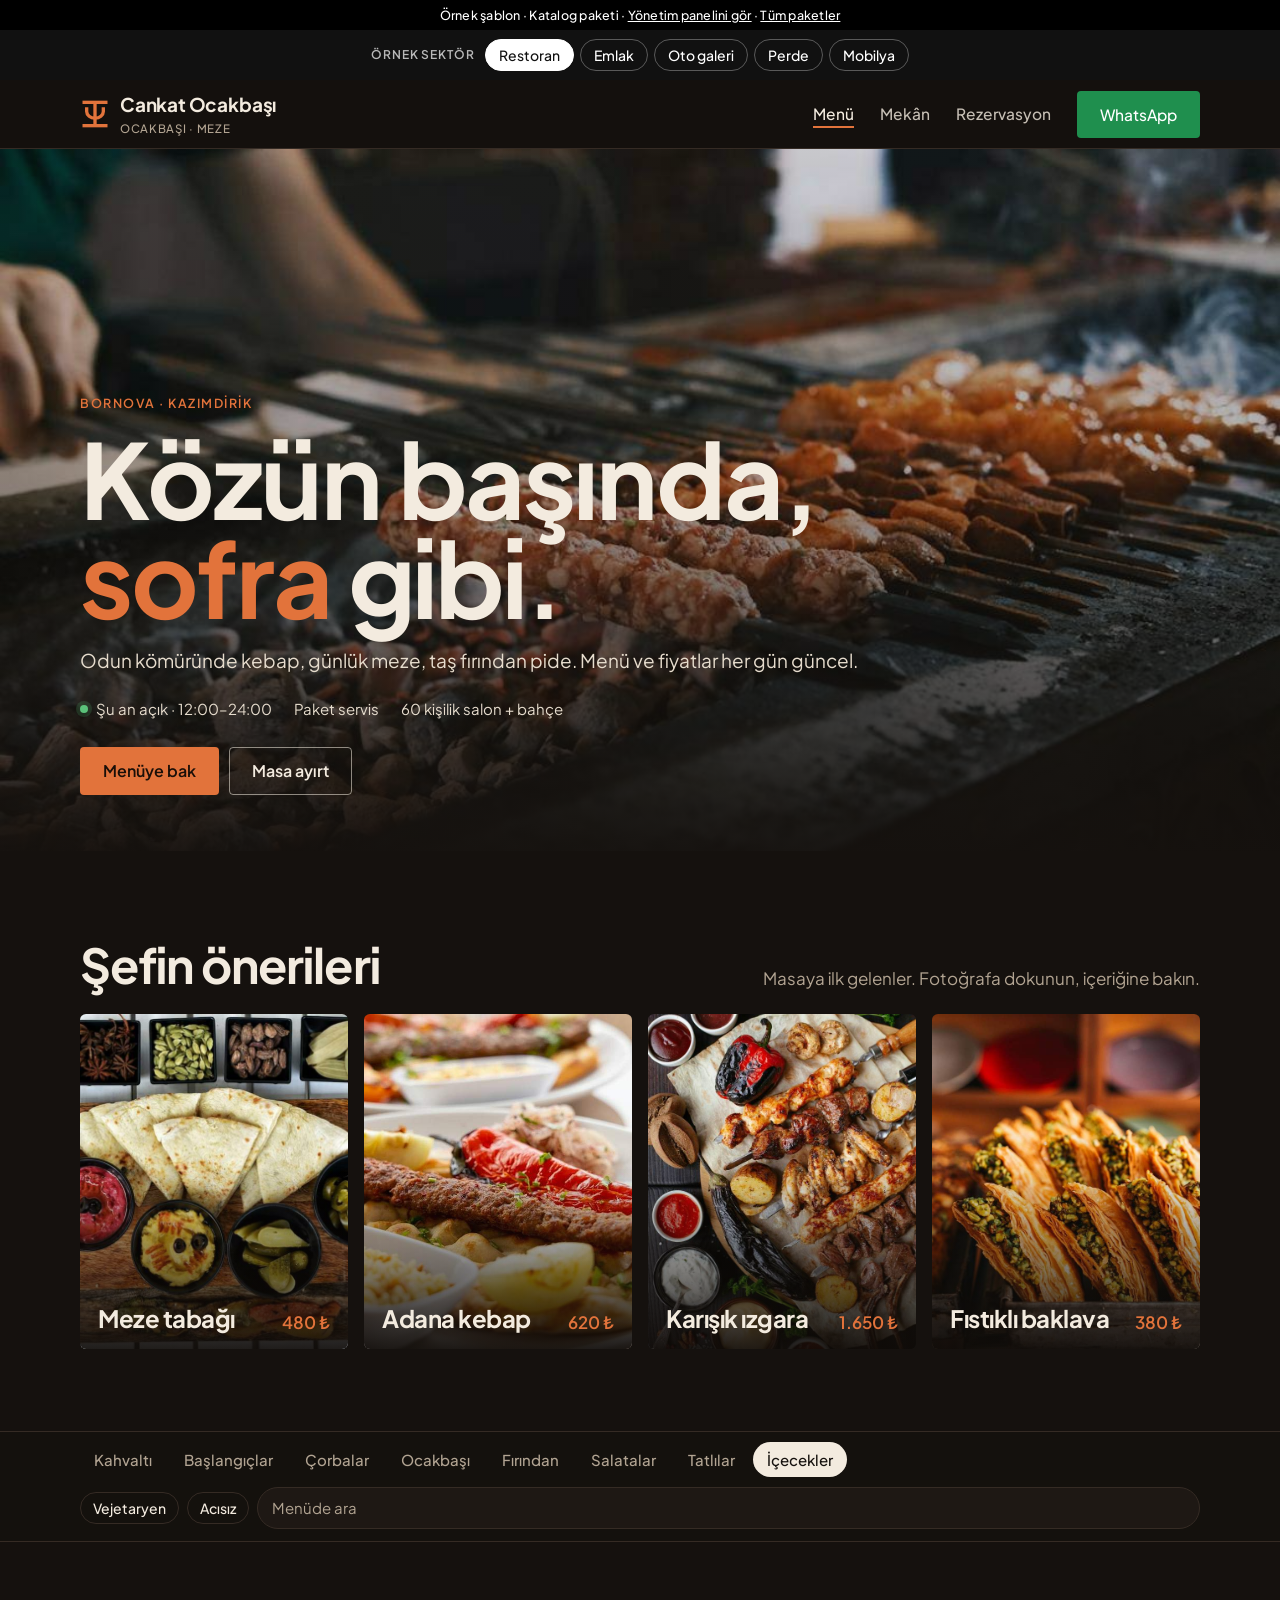
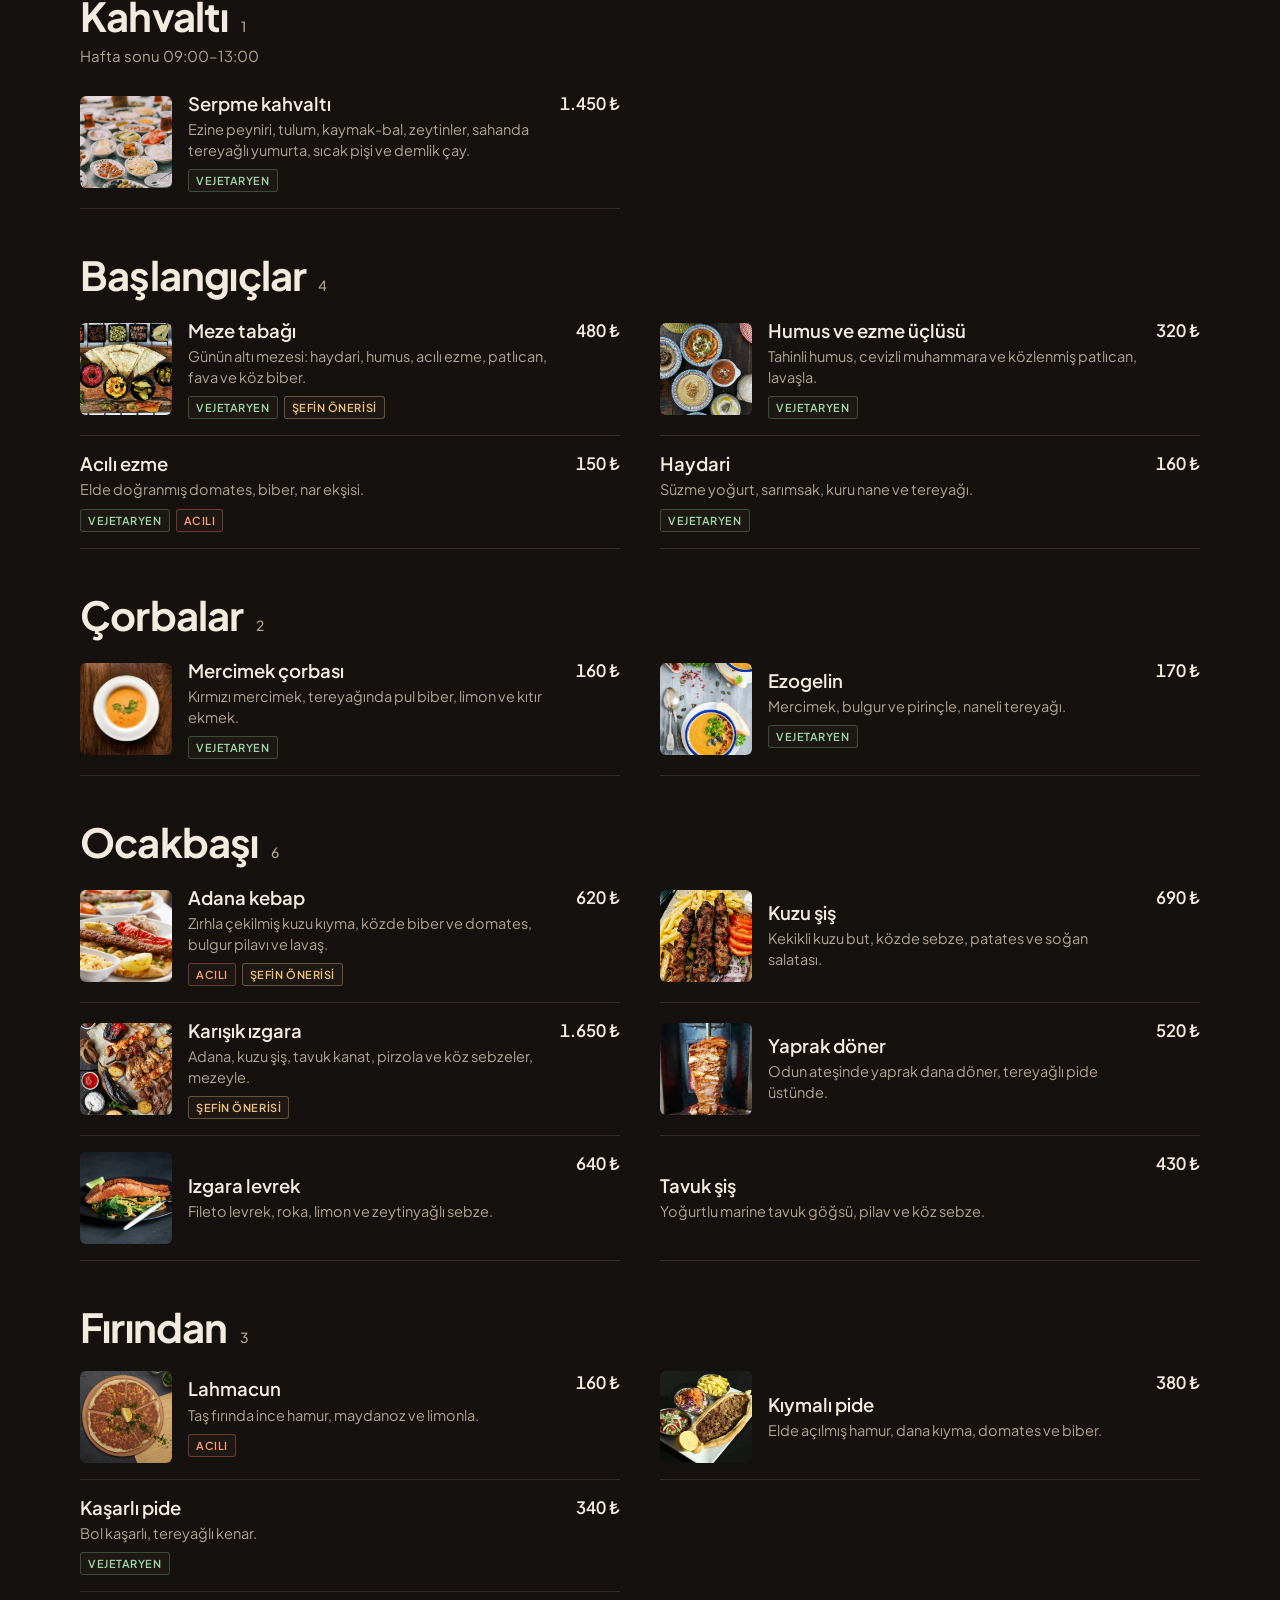
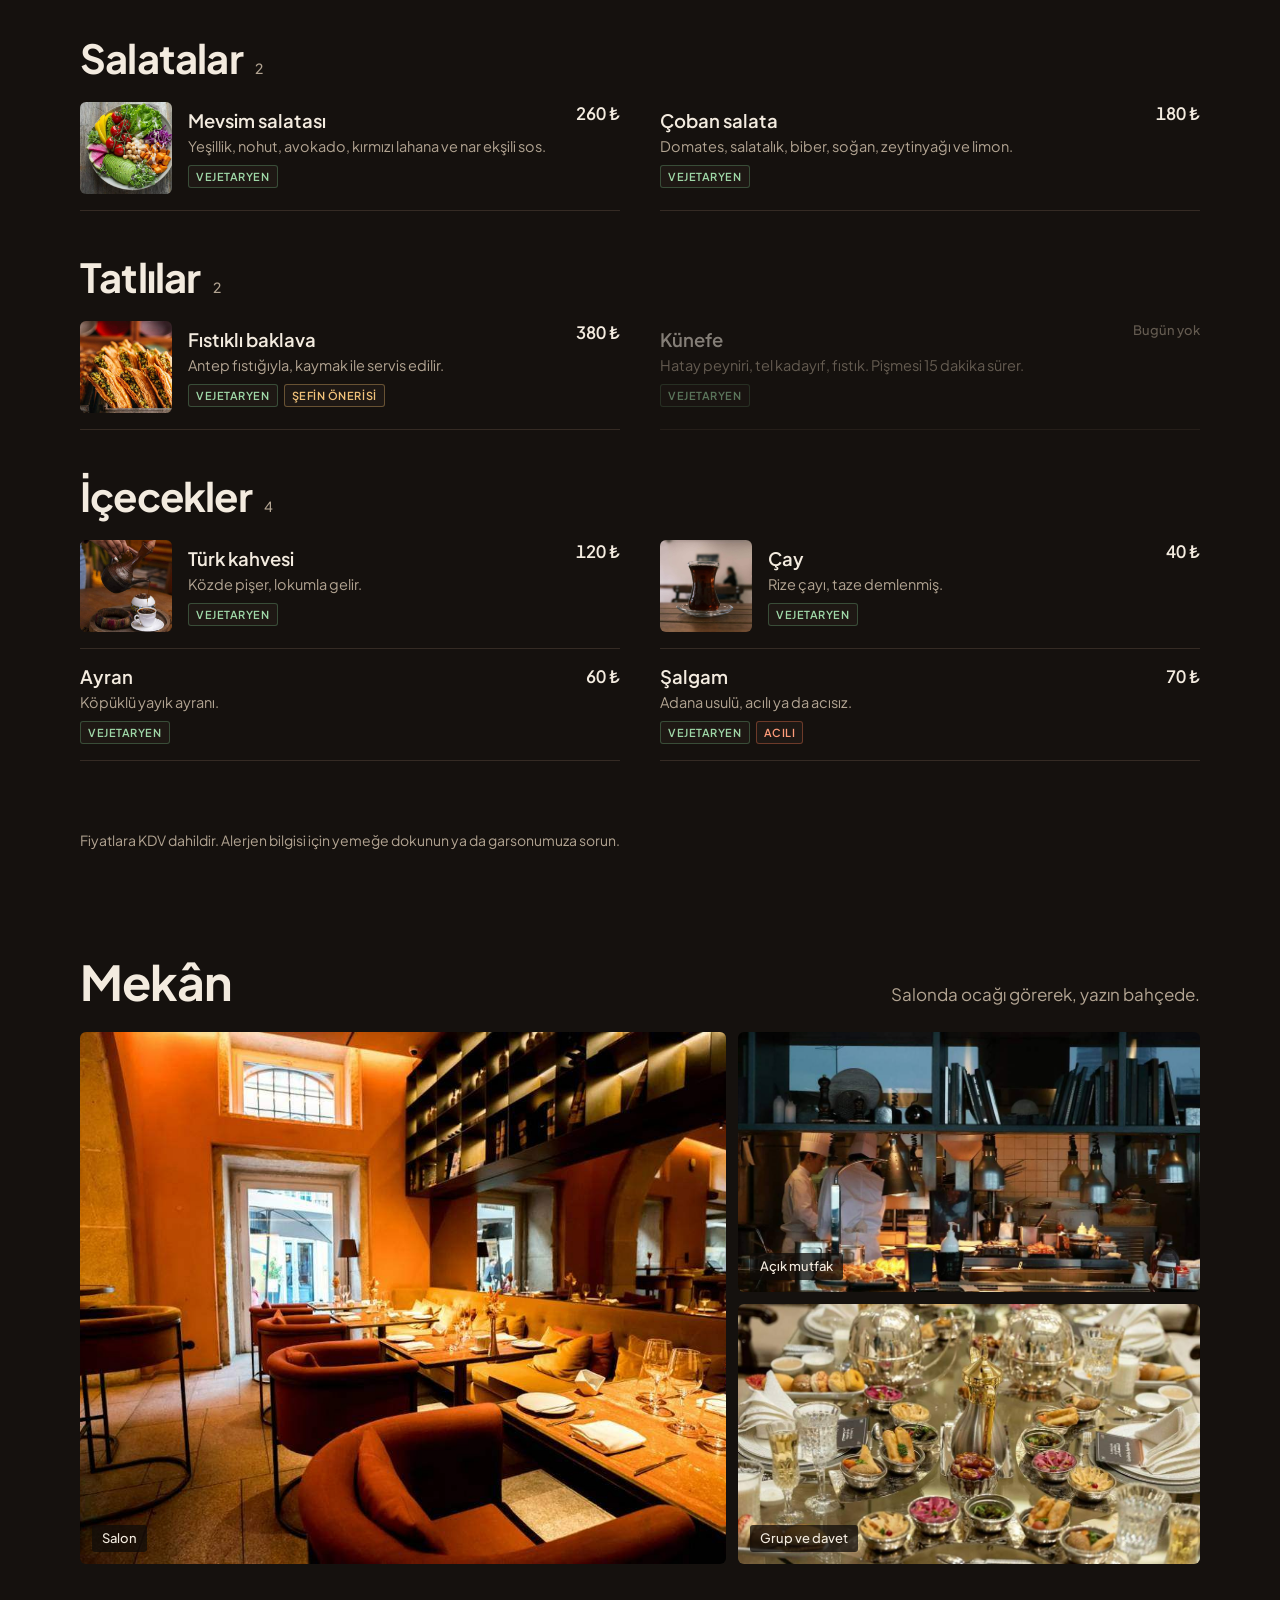
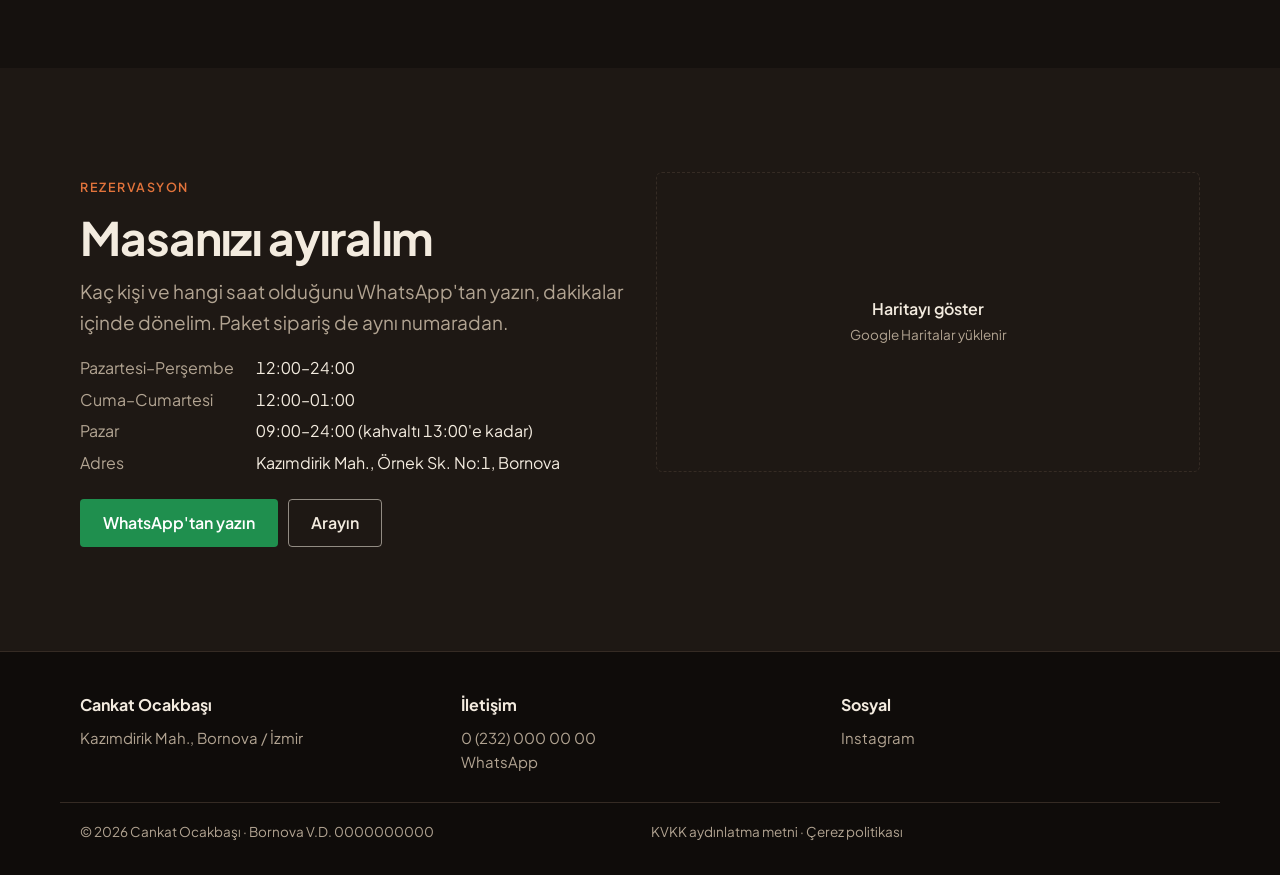
<file: katalog/index.html>
<!doctype html>
<html lang="tr">
<head>
<meta charset="utf-8">
<meta name="viewport" content="width=device-width,initial-scale=1,viewport-fit=cover">
<title>Katalog örneği · Bornova</title>
<meta name="description" content="Katalog paketi örneği: menü, ürün ya da ilan listesi; fiyatları işletme kendi panelinden günceller.">
<meta name="robots" content="noindex">
<link rel="icon" href="../assets/logo.svg">
<link rel="preconnect" href="https://fonts.googleapis.com"><link rel="preconnect" href="https://fonts.gstatic.com" crossorigin>
<link rel="stylesheet" href="https://fonts.googleapis.com/css2?family=Plus+Jakarta+Sans:wght@400;500;600;700;800&display=swap">
<link rel="stylesheet" href="../assets/base.css">
<link rel="stylesheet" href="c.css">
</head>
<body>
<div class="demo-bar">Örnek şablon · Katalog paketi · <a href="panel.html">Yönetim panelini gör</a> · <a href="../index.html">Tüm paketler</a></div>
<div class="kt-sek" id="kt-sek"></div>
<header class="site-head">
  <div class="container">
    <a class="brand" href="#">
      <svg class="mark" viewBox="14 16 72 68" aria-hidden="true"><g fill="none" stroke="currentColor" stroke-width="8"><path d="M20 22H80"/><path d="M50 22V78"/><path d="M20 78H80"/><path d="M30 34V44a20 16 0 0 0 40 0V34"/></g></svg>
      <span><b id="b-ad"></b><small id="b-alt"></small></span>
    </a>
    <button class="menu-btn" aria-expanded="false" aria-controls="nav">Menü</button>
    <nav class="nav" id="nav">
      <a href="#menu" aria-current="page" id="n1"></a><a href="#mekan" id="n2"></a><a href="#ziyaret" id="n3"></a>
      <a class="btn btn-wa" href="#" data-demo="wa">WhatsApp</a>
    </nav>
  </div>
</header>

<main>
  <section class="r-hero">
    <img id="h-img" src="" alt="" fetchpriority="high">
    <div class="container">
      <span class="eyebrow" id="h-ust"></span>
      <h1 id="h-baslik"></h1>
      <p class="lead" id="h-giris"></p>
      <div class="facts"><span><i class="dot" id="opendot"></i><span id="openlbl"></span></span><span id="f1"></span><span id="f2"></span></div>
      <div class="hero-cta"><a class="btn btn-primary" href="#menu" id="cta1"></a><a class="btn btn-ghost" href="#" data-demo="wa" id="cta2"></a></div>
    </div>
  </section>

  <section class="picks container" aria-labelledby="ph">
    <div class="sec-head"><h2 id="ph"></h2><p id="ph-t"></p></div>
    <div class="rail" id="rail"></div>
  </section>

  <div class="menu-bar" id="menu">
    <div class="container">
      <nav class="cats" id="cats" aria-label="Bölümler"></nav>
      <div class="filters" id="filters"><input class="search" id="q" type="search"></div>
    </div>
  </div>
  <div class="container menu" id="list"></div>
  <p class="container mnote" id="dipnot"></p>

  <section class="section" id="mekan">
    <div class="container">
      <div class="sec-head"><h2 id="m-b"></h2><p id="m-t"></p></div>
      <div class="place" id="place"></div>
    </div>
  </section>

  <section class="section" id="ziyaret" style="background:var(--soft)">
    <div class="container visit">
      <div>
        <span class="eyebrow" id="z-ust"></span>
        <h2 style="font-size:clamp(30px,4.5vw,46px);margin:12px 0 14px" id="z-b"></h2>
        <p class="lead" id="z-t"></p>
        <dl class="hours" id="z-saat"></dl>
        <div style="display:flex;flex-wrap:wrap;gap:10px;margin-top:24px"><a class="btn btn-wa" href="#" data-demo="wa">WhatsApp'tan yazın</a><a class="btn btn-ghost" href="#" data-demo="call">Arayın</a></div>
      </div>
      <iframe class="map" title="Konum haritası" loading="lazy" data-src="https://maps.google.com/maps?q=Kaz%C4%B1mdirik%2C%20Bornova%2C%20%C4%B0zmir&z=15&output=embed"></iframe>
    </div>
  </section>
</main>

<dialog class="prod" id="dlg" aria-labelledby="d-ad">
  <button class="close" id="dlg-close" aria-label="Kapat">×</button>
  <div class="prod-in" id="d-in">
    <div class="pimg"><img id="d-img" alt=""></div>
    <div class="prod-body">
      <span class="eyebrow" id="d-kat"></span>
      <h2 id="d-ad"></h2>
      <div class="big" id="d-fiyat"></div>
      <p id="d-acik" style="color:var(--muted)"></p>
      <div class="tags" id="d-tags"></div>
      <dl class="specs"><dt id="d-l1"></dt><dd id="d-o1"></dd><dt id="d-l2"></dt><dd id="d-o2"></dd></dl>
      <div class="actions"><a class="btn btn-wa" href="#" id="d-wa"></a><a class="btn btn-ghost" href="#" data-demo="wa" id="d-c2"></a></div>
    </div>
  </div>
</dialog>

<footer class="site-foot">
  <div class="container">
    <div><b id="ft-ad"></b>Kazımdirik Mah., Bornova / İzmir</div>
    <div><b>İletişim</b><a href="#" data-demo="call">0 (232) 000 00 00</a><br><a href="#" data-demo="wa">WhatsApp</a></div>
    <div><b>Sosyal</b><a href="#">Instagram</a></div>
  </div>
  <div class="container legal"><span>© <span data-year></span> <span id="lg-ad"></span> · Bornova V.D. 0000000000</span><span><a href="#">KVKK aydınlatma metni</a> · <a href="#">Çerez politikası</a></span></div>
</footer>
<div class="quick"><a class="btn btn-primary" href="#menu" id="qk1"></a><a class="btn btn-wa" href="#" data-demo="wa" id="qk2"></a></div>

<script src="data.js"></script>
<script src="../assets/site.js"></script>
<script>
(function(){
  var K = KT, list = menuYukle(), F = {};
  var $ = function(id){ return document.getElementById(id); };
  var esc = function(s){ return String(s == null ? '' : s).replace(/[&<>"]/g, function(c){ return {'&':'&amp;','<':'&lt;','>':'&gt;','"':'&quot;'}[c]; }); };
  var slug = function(s){ return 'k-' + s.toLocaleLowerCase('tr').replace(/[^a-zçğıöşü0-9]+/g, '-'); };
  var tags = function(p){ return (p.etiket || []).map(function(t){ return K.etiketler[t] ? '<span class="tg ' + t + '">' + esc(K.etiketler[t]) + '</span>' : ''; }).join(''); };
  var fiyat = function(p){ return tl(p.fiyat, p.birim); };

  // Sektöre göre sabit metinler
  ktSecici($('kt-sek'));
  document.title = K.ad + ' · Bornova';
  $('b-ad').textContent = K.ad; $('b-alt').textContent = K.alt; $('ft-ad').textContent = K.ad; $('lg-ad').textContent = K.ad;
  $('n1').textContent = K.nav[0]; $('n2').textContent = K.nav[1]; $('n3').textContent = K.nav[2];
  $('h-img').src = foto(K.kapak[0]); $('h-img').alt = K.kapak[1];
  $('h-ust').textContent = K.ust; $('h-baslik').innerHTML = K.baslik; $('h-giris').textContent = K.giris;
  $('f1').textContent = K.bilgiler[0]; $('f2').textContent = K.bilgiler[1];
  $('cta1').textContent = K.cta[0]; $('cta2').textContent = K.cta[1];
  $('ph').textContent = K.secim[0]; $('ph-t').textContent = K.secim[1];
  $('q').placeholder = K.ara; $('q').setAttribute('aria-label', K.ara);
  $('dipnot').textContent = K.dipnot;
  $('m-b').textContent = K.mekan[0]; $('m-t').textContent = K.mekan[1];
  $('place').innerHTML = K.mekan[2].map(function(m){ return '<figure><img src="' + foto(m[0]) + '" alt="' + esc(m[1]) + '" loading="lazy"><figcaption>' + esc(m[1]) + '</figcaption></figure>'; }).join('');
  $('z-ust').textContent = K.ziyaret[0]; $('z-b').textContent = K.ziyaret[1]; $('z-t').textContent = K.ziyaret[2];
  $('z-saat').innerHTML = K.ziyaret[3].map(function(h){ return '<dt>' + esc(h[0]) + '</dt><dd>' + esc(h[1]) + '</dd>'; }).join('') + '<dt>Adres</dt><dd>Kazımdirik Mah., Örnek Sk. No:1, Bornova</dd>';
  $('d-l1').textContent = K.o1; $('d-l2').textContent = K.o2;
  $('d-c2').textContent = K.detayCta[1];
  $('qk1').textContent = K.hizli[0]; $('qk2').textContent = K.hizli[1];
  [].forEach.call(document.querySelectorAll('a[href="panel.html"]'), function(a){ a.href = 'panel.html?s=' + KT_KEY; });

  // Açık / kapalı
  var tm = function(t){ var a = t.split(':'); return +a[0] * 60 + +a[1]; }, now = new Date(), nm = now.getHours() * 60 + now.getMinutes();
  var ac = tm(K.acik[0]), kp = tm(K.acik[1]) || 1440, acikMi = nm >= ac && nm < kp;
  $('openlbl').textContent = acikMi ? 'Şu an açık · ' + K.acik[0] + '–' + K.acik[1] : 'Şu an kapalı · ' + K.acik[0] + '\'de açılıyor';
  if (!acikMi) $('opendot').classList.add('off');

  // Filtreler
  $('filters').insertAdjacentHTML('afterbegin', K.filtreler.map(function(f){ F[f[0]] = false; return '<button class="tog" data-f="' + f[0] + '" aria-pressed="false">' + esc(f[1]) + '</button>'; }).join(''));
  var kats = K.bolumler.filter(function(k){ return list.some(function(p){ return p.kategori === k; }); })
    .concat(list.map(function(p){ return p.kategori; }).filter(function(v,i,a){ return v && a.indexOf(v) === i && K.bolumler.indexOf(v) < 0; }));

  $('rail').innerHTML = list.filter(function(p){ return p.foto && (p.etiket || []).indexOf('sef') > -1 && p.durum !== 'yok'; }).map(function(p){
    return '<button class="pick" data-id="' + esc(p.id) + '"><img src="' + foto(p.foto) + '" alt="" loading="lazy"><div><h3>' + esc(p.ad) + '</h3><b>' + fiyat(p) + '</b></div></button>';
  }).join('');
  $('cats').innerHTML = kats.map(function(k, i){ return '<a href="#' + slug(k) + '"' + (i ? '' : ' class="on"') + '>' + esc(k) + '</a>'; }).join('');

  function uyar(p){
    var e = p.etiket || [];
    return K.filtreler.every(function(f){ if (!F[f[0]]) return true; var has = e.indexOf(f[0]) > -1; return f[2] === 'var' ? has : !has; });
  }
  function render(){
    var q = $('q').value.trim().toLocaleLowerCase('tr'), total = 0;
    var html = kats.map(function(k){
      var rows = list.filter(function(p){ return p.kategori === k && uyar(p) && (!q || (p.ad + ' ' + p.aciklama + ' ' + (p.o1 || '') + ' ' + (p.o2 || '')).toLocaleLowerCase('tr').indexOf(q) > -1); });
      total += rows.length;
      if (!rows.length) return '';
      var note = rows.filter(function(p){ return p.not; })[0];
      return '<section class="cat" id="' + slug(k) + '"><h2>' + esc(k) + ' <small>' + rows.length + '</small></h2>' + (note ? '<p class="cnote">' + esc(note.not) + '</p>' : '') + '<div class="items">' + rows.map(function(p){
        var yok = p.durum === 'yok';
        return '<button class="item' + (p.foto ? '' : ' nofoto') + (yok ? ' yok' : '') + '" data-id="' + esc(p.id) + '">' +
          (p.foto ? '<span class="th"><img src="' + foto(p.foto) + '" alt="" loading="lazy"></span>' : '') +
          '<span><h3>' + esc(p.ad) + '</h3><p>' + esc(KT_KEY === 'restoran' ? p.aciklama : (p.o1 + ' · ' + p.o2)) + '</p>' + ((p.etiket || []).length ? '<span class="tags">' + tags(p) + '</span>' : '') + '</span>' +
          '<span class="pr">' + (yok ? esc(K.yok) : fiyat(p)) + '</span></button>';
      }).join('') + '</div></section>';
    }).join('');
    $('list').innerHTML = total ? html : '<p class="empty">Bu aramaya uyan ' + esc(K.sayac) + ' yok.</p>';
    spy();
  }

  var io;
  function spy(){
    if (io) io.disconnect();
    if (!('IntersectionObserver' in window)) return;
    io = new IntersectionObserver(function(en){
      en.forEach(function(e){
        if (!e.isIntersecting) return;
        [].forEach.call($('cats').children, function(a){
          var on = a.getAttribute('href') === '#' + e.target.id; a.classList.toggle('on', on);
          if (on) $('cats').scrollTo({ left: a.offsetLeft - 16, behavior: 'smooth' });
        });
      });
    }, { rootMargin: '-180px 0px -60% 0px' });
    document.querySelectorAll('.cat').forEach(function(s){ io.observe(s); });
  }

  document.querySelectorAll('.tog').forEach(function(b){ b.addEventListener('click', function(){ F[b.dataset.f] = !F[b.dataset.f]; b.setAttribute('aria-pressed', F[b.dataset.f]); render(); }); });
  $('q').addEventListener('input', render);

  function open(id){
    var p = list.filter(function(x){ return x.id === id; })[0]; if (!p) return;
    $('d-in').classList.toggle('nofoto', !p.foto);
    if (p.foto) { $('d-img').src = foto(p.foto); $('d-img').alt = p.ad; }
    $('d-kat').textContent = p.kategori; $('d-ad').textContent = p.ad;
    $('d-fiyat').textContent = p.durum === 'yok' ? K.yok : fiyat(p);
    $('d-acik').textContent = p.aciklama || ''; $('d-tags').innerHTML = tags(p);
    $('d-o1').textContent = p.o1 || '—'; $('d-o2').textContent = p.o2 || '—';
    $('d-wa').textContent = K.detayCta[0];
    $('d-wa').onclick = function(ev){ ev.preventDefault(); toast('Gerçek sitede WhatsApp "' + K.wa.replace('{ad}', p.ad) + '" mesajıyla açılır.'); };
    $('dlg').showModal();
  }
  document.addEventListener('click', function(e){ var c = e.target.closest('.item,.pick'); if (c) open(c.dataset.id); });
  $('dlg-close').addEventListener('click', function(){ $('dlg').close(); });
  $('dlg').addEventListener('click', function(e){ if (e.target === $('dlg')) $('dlg').close(); });
  render();
})();
</script>
</body>
</html>
</file>
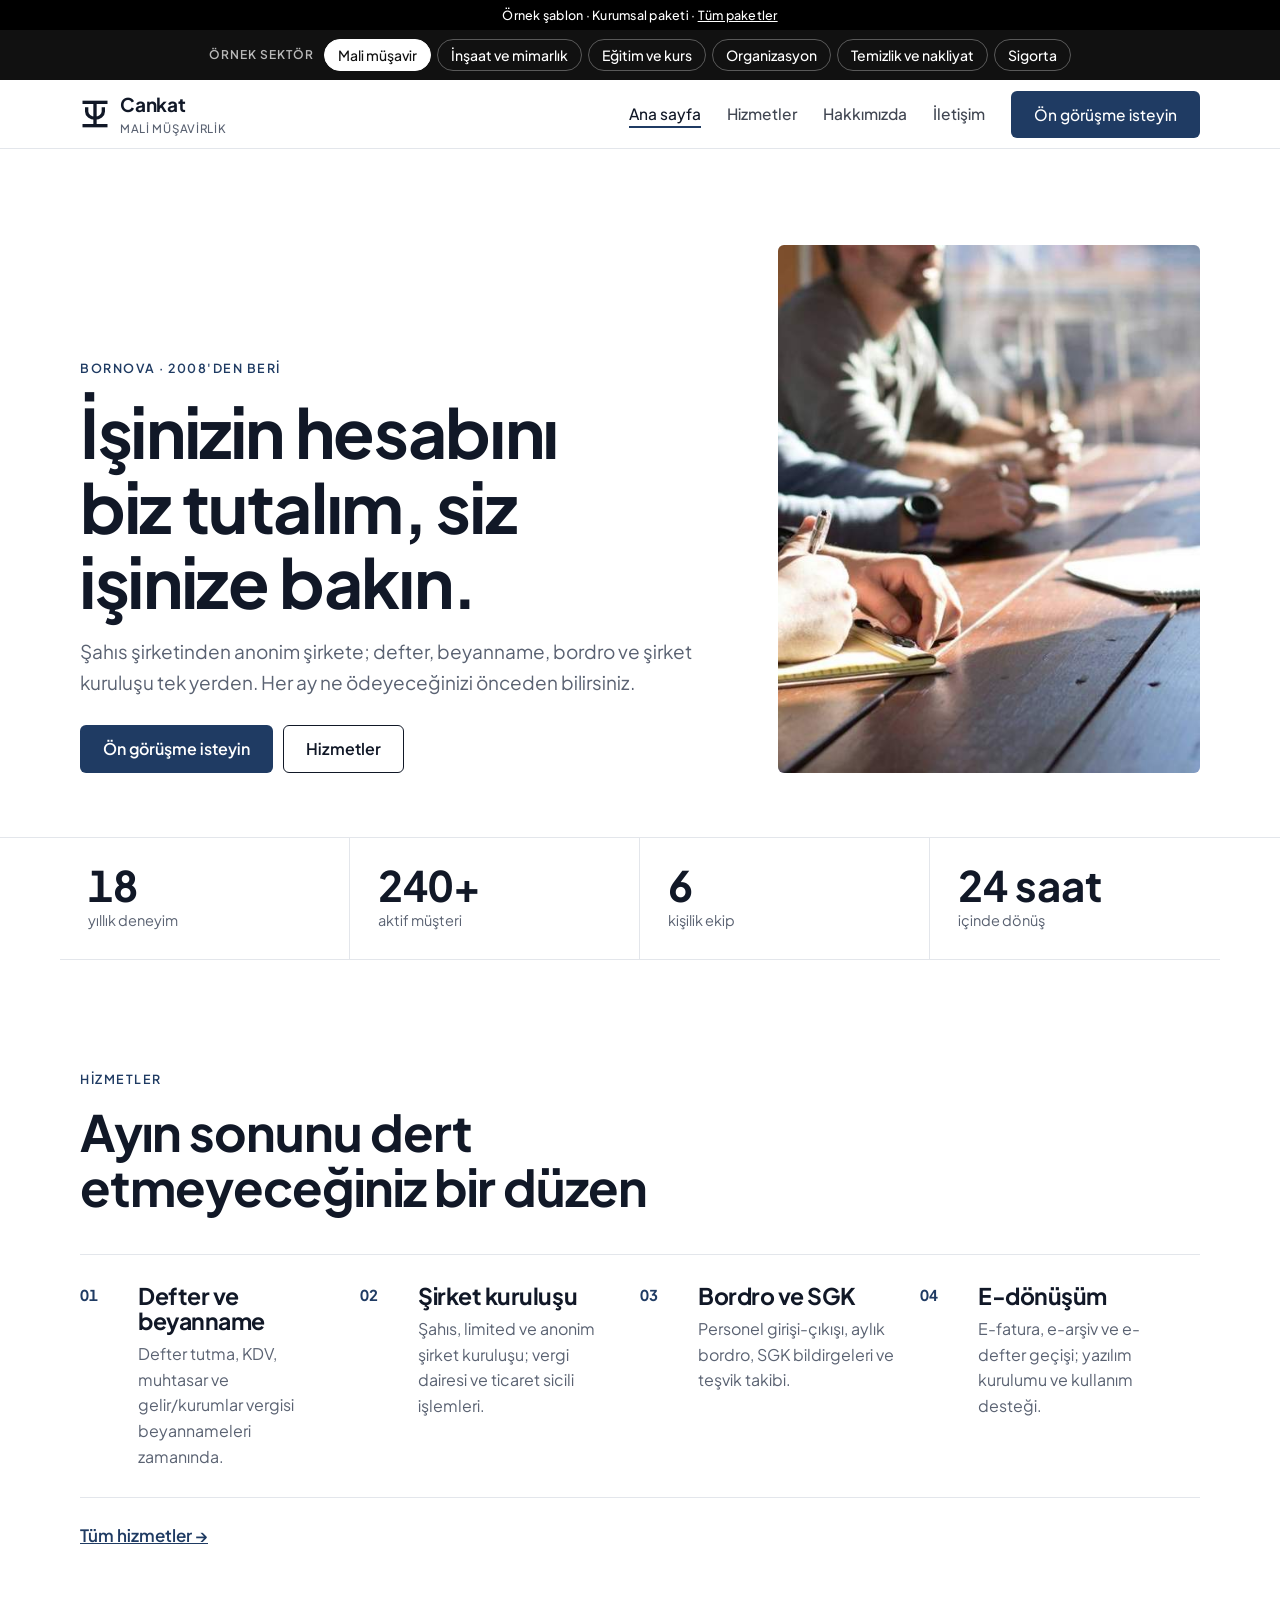
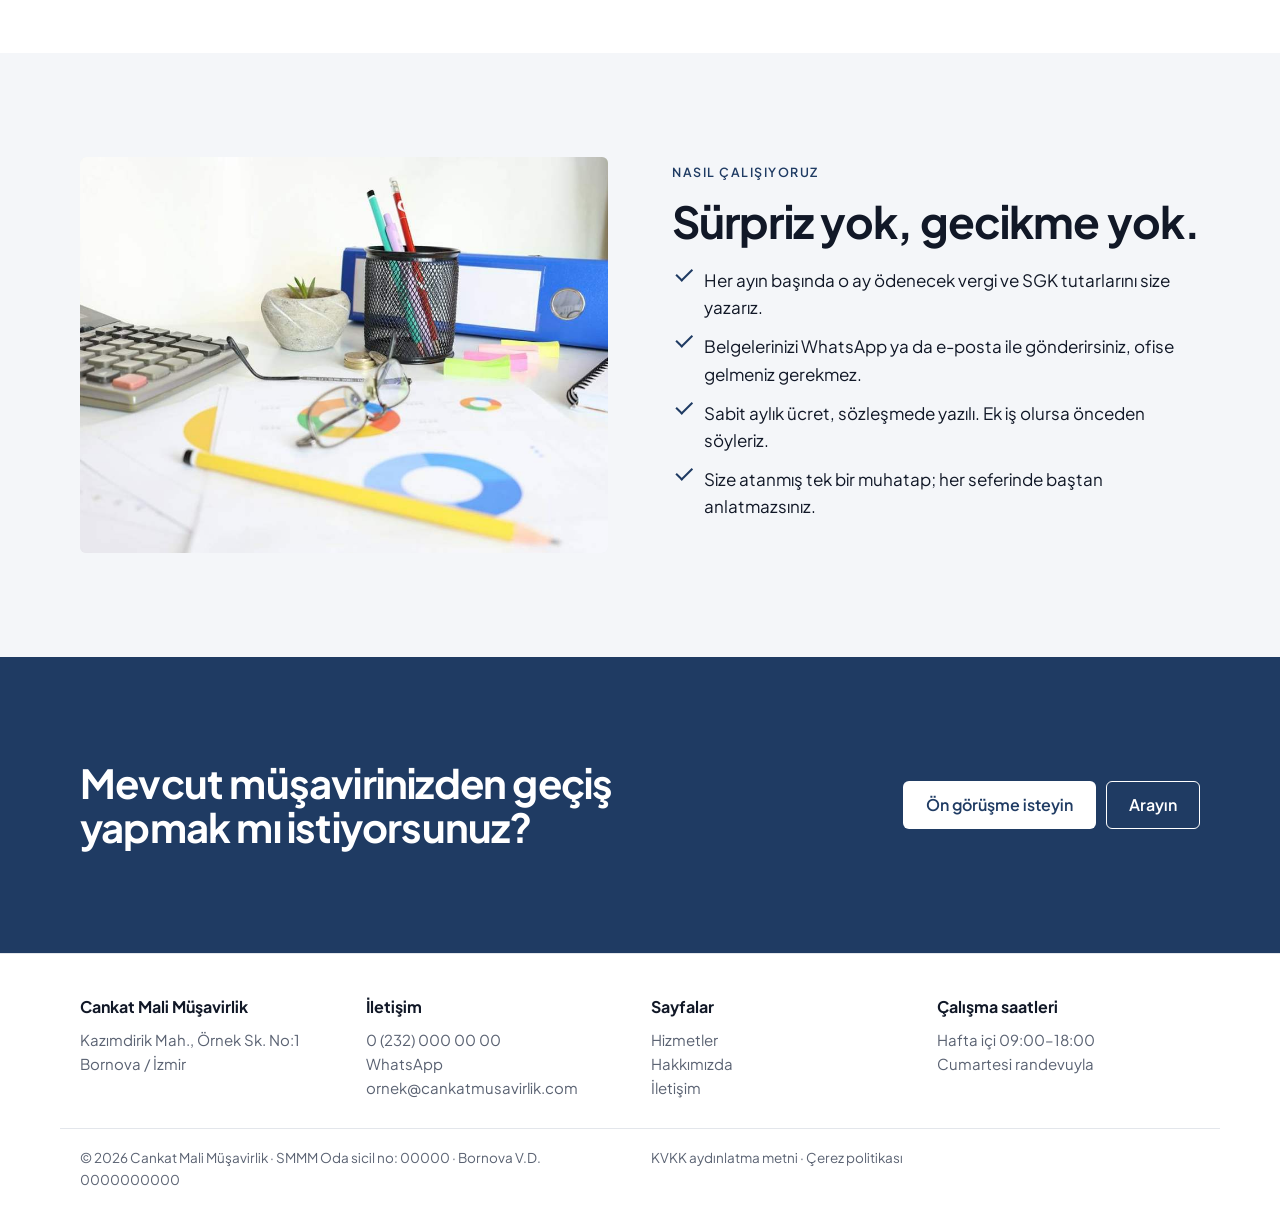
<file: kurumsal/index.html>
<!doctype html>
<html lang="tr">
<head>
<meta charset="utf-8">
<meta name="viewport" content="width=device-width,initial-scale=1,viewport-fit=cover">
<title>Cankat Mali Müşavirlik · Bornova</title>
<meta name="description" content="Kurumsal paketi örneği: birkaç sayfalık, güven veren işletme sitesi.">
<meta name="robots" content="noindex">
<link rel="icon" href="../assets/logo.svg">
<link rel="preconnect" href="https://fonts.googleapis.com"><link rel="preconnect" href="https://fonts.gstatic.com" crossorigin>
<link rel="stylesheet" href="https://fonts.googleapis.com/css2?family=Plus+Jakarta+Sans:wght@400;500;600;700;800&display=swap">
<link rel="stylesheet" href="../assets/base.css">
<link rel="stylesheet" href="k.css">
</head>
<body>
<div class="demo-bar">Örnek şablon · Kurumsal paketi · <a href="../index.html">Tüm paketler</a></div>
<div class="ku-sek" id="ku-sek"></div>
<header class="site-head">
  <div class="container">
    <a class="brand" href="index.html">
      <svg class="mark" viewBox="14 16 72 68" aria-hidden="true"><g fill="none" stroke="currentColor" stroke-width="8"><path d="M20 22H80"/><path d="M50 22V78"/><path d="M20 78H80"/><path d="M30 34V44a20 16 0 0 0 40 0V34"/></g></svg>
      <span><b data-ku="kisa">Cankat</b><small data-ku="alt">Mali Müşavirlik</small></span>
    </a>
    <button class="menu-btn" aria-expanded="false" aria-controls="nav">Menü</button>
    <nav class="nav" id="nav">
      <a href="index.html" aria-current="page">Ana sayfa</a><a href="hizmetler.html">Hizmetler</a><a href="hakkimizda.html">Hakkımızda</a><a href="iletisim.html">İletişim</a>
      <a class="btn btn-primary" href="iletisim.html" data-ku="cta">Görüşme isteyin</a>
    </nav>
  </div>
</header>
<main>
<section class="page-hero home-hero">
  <div class="container">
    <div>
      <span class="eyebrow" id="h-ust"></span>
      <h1 id="h-baslik"></h1>
      <p class="lead" id="h-giris"></p>
      <div class="actions"><a class="btn btn-primary" href="iletisim.html" id="h-cta"></a><a class="btn btn-ghost" href="hizmetler.html">Hizmetler</a></div>
    </div>
    <div class="ph"><img id="h-img" src="../assets/img/k-ekip.jpg" alt=""></div>
  </div>
</section>
<div class="numbers container" style="padding:0" id="sayilar"></div>
<section class="section">
  <div class="container">
    <span class="eyebrow">Hizmetler</span>
    <h2 style="font-size:clamp(32px,5vw,50px);margin-top:12px;max-width:20ch" id="hiz-b"></h2>
    <div class="services" id="hiz-ev"></div>
    <p style="margin-top:24px"><a href="hizmetler.html" style="font-weight:600;color:var(--accent)">Tüm hizmetler →</a></p>
  </div>
</section>
<section class="section" style="background:var(--soft)">
  <div class="container split">
    <div class="ph"><img id="n-img" src="../assets/img/k-masa.jpg" alt="" loading="lazy"></div>
    <div>
      <span class="eyebrow">Nasıl çalışıyoruz</span>
      <h2 style="font-size:clamp(30px,4.5vw,44px);margin-top:12px" id="n-b"></h2>
      <ul class="checks" id="n-l"></ul>
    </div>
  </div>
</section>
<section class="section cta">
  <div class="container">
    <h2 id="cta-b"></h2>
    <div class="actions" style="margin:0"><a class="btn btn-primary" href="iletisim.html" data-ku="cta">Görüşme isteyin</a><a class="btn btn-ghost" href="#" data-demo="call">Arayın</a></div>
  </div>
</section>
</main>
<footer class="site-foot">
  <div class="container">
    <div><b data-ku="ad">Cankat Mali Müşavirlik</b>Kazımdirik Mah., Örnek Sk. No:1<br>Bornova / İzmir</div>
    <div><b>İletişim</b><a href="#" data-demo="call">0 (232) 000 00 00</a><br><a href="#" data-demo="wa">WhatsApp</a><br><span id="ft-mail"></span></div>
    <div><b>Sayfalar</b><a href="hizmetler.html">Hizmetler</a><br><a href="hakkimizda.html">Hakkımızda</a><br><a href="iletisim.html">İletişim</a></div>
    <div><b>Çalışma saatleri</b><span id="ft-saat"></span></div>
  </div>
  <div class="container legal"><span>© <span data-year></span> <span data-ku="ad"></span> · <span id="kunye"></span>Bornova V.D. 0000000000</span><span><a href="#">KVKK aydınlatma metni</a> · <a href="#">Çerez politikası</a></span></div>
</footer>
<div class="quick"><a class="btn btn-primary" href="#" data-demo="call">Ara</a><a class="btn btn-wa" href="#" data-demo="wa">WhatsApp</a></div>
<script src="sektorler.js"></script>
<script>kuUygula();</script>
<script src="../assets/site.js"></script>

</body>
</html>
</file>
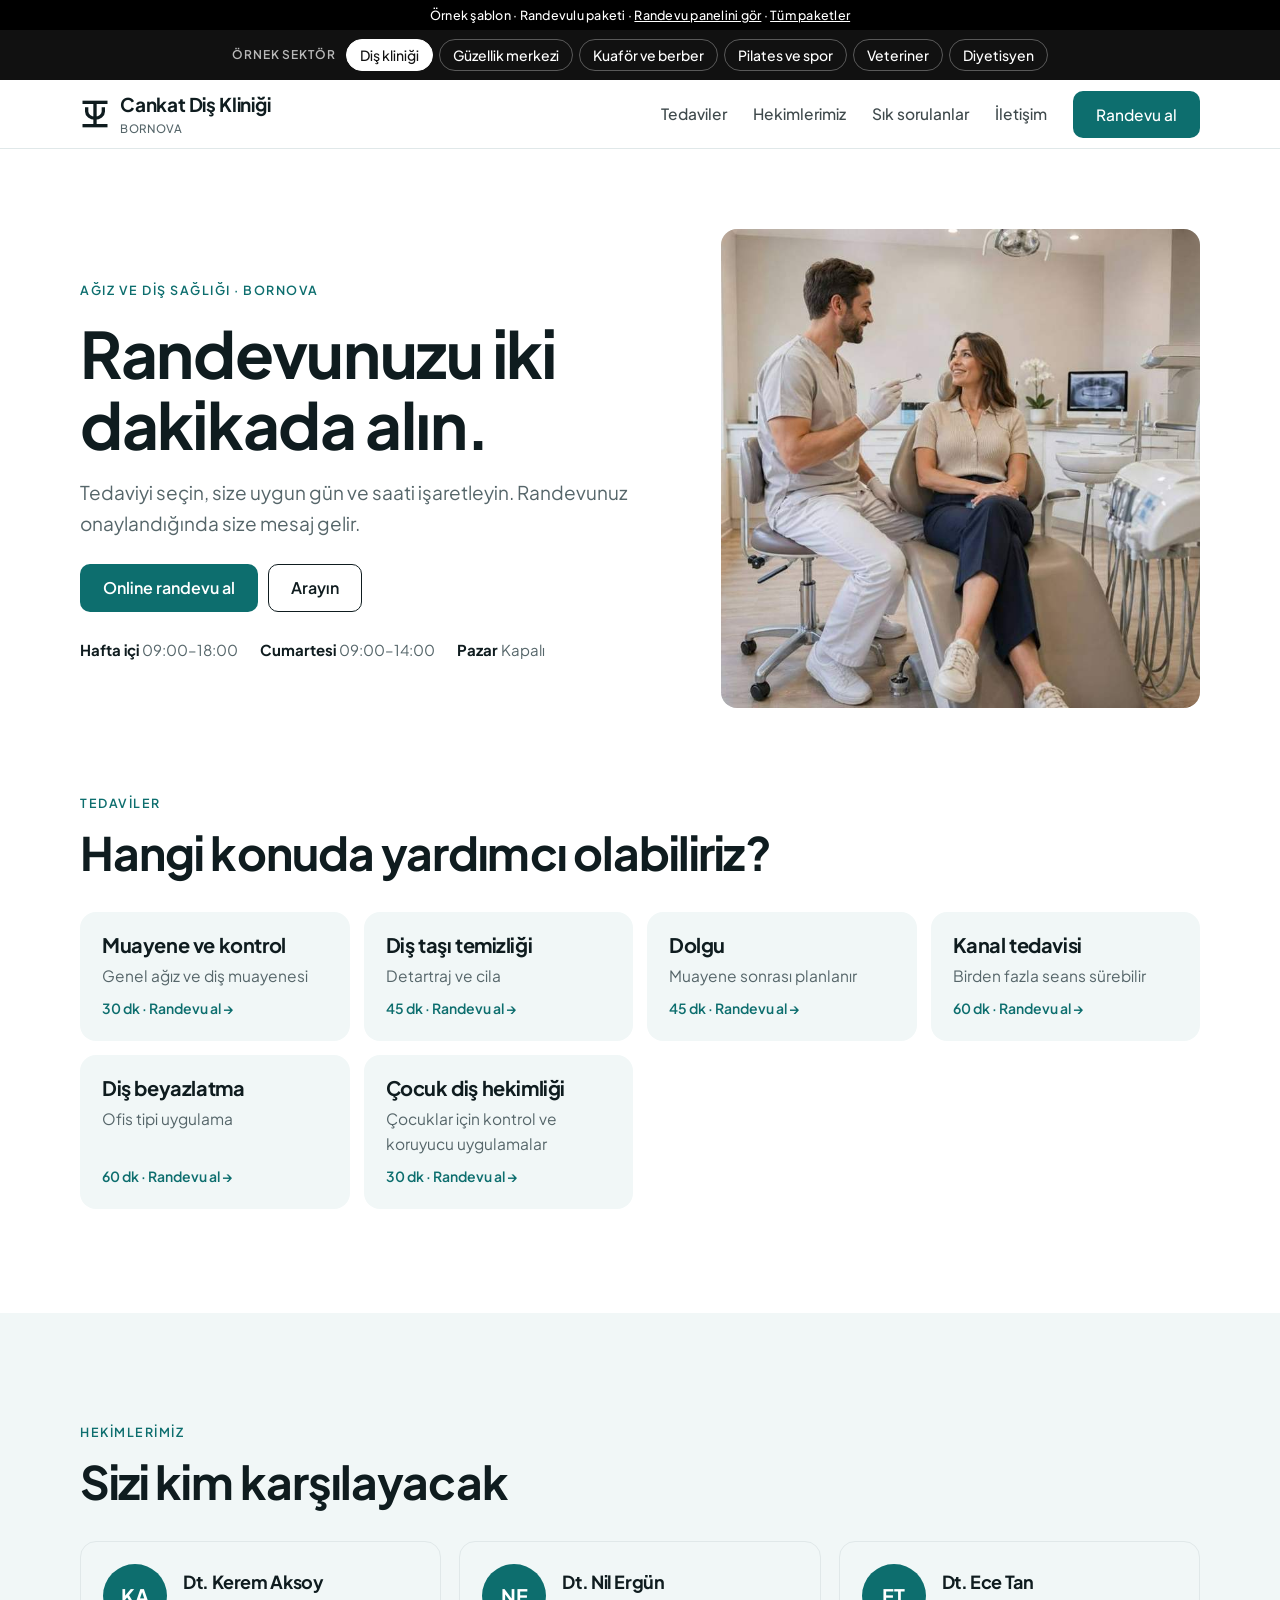
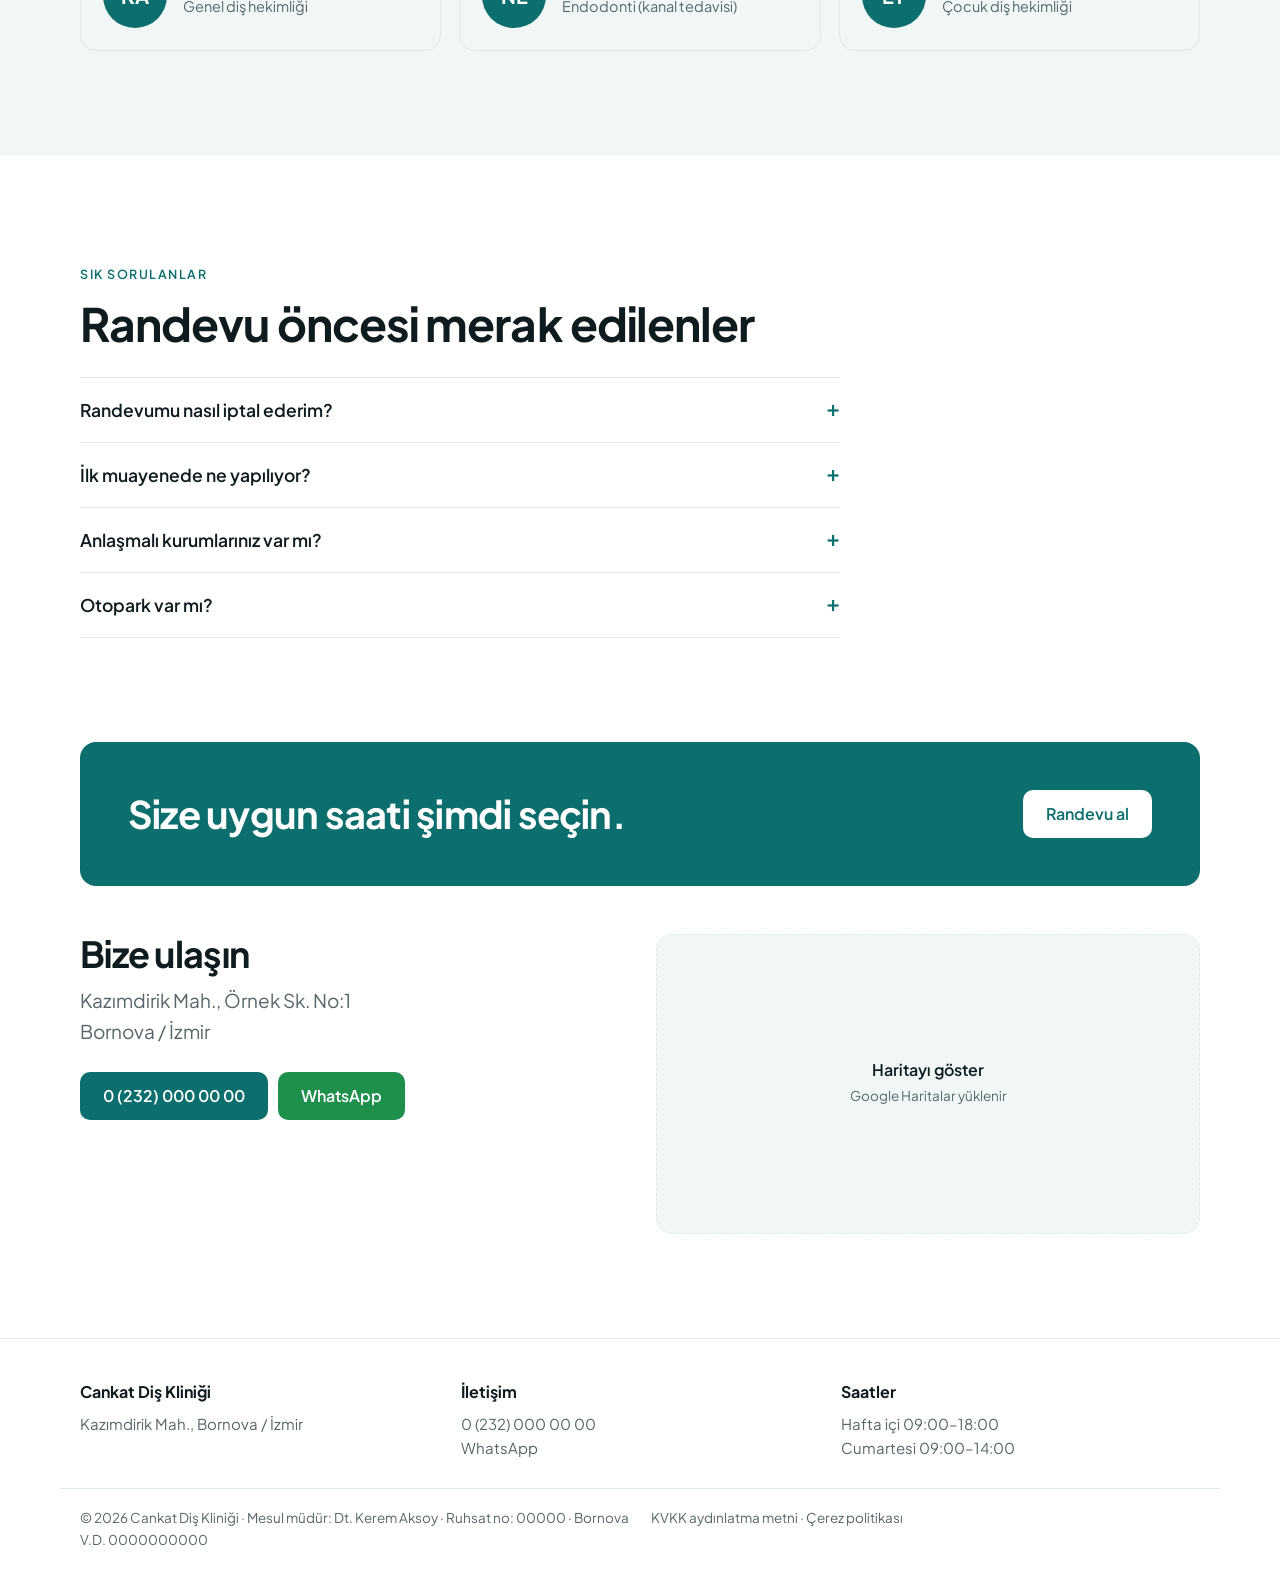
<file: randevulu/index.html>
<!doctype html>
<html lang="tr">
<head>
<meta charset="utf-8">
<meta name="viewport" content="width=device-width,initial-scale=1,viewport-fit=cover">
<title>Cankat Diş Kliniği · Bornova</title>
<meta name="description" content="Bornova'da ağız ve diş sağlığı. Tedaviler, hekimlerimiz ve online randevu.">
<meta name="robots" content="noindex">
<link rel="icon" href="../assets/logo.svg">
<link rel="preconnect" href="https://fonts.googleapis.com"><link rel="preconnect" href="https://fonts.gstatic.com" crossorigin>
<link rel="stylesheet" href="https://fonts.googleapis.com/css2?family=Plus+Jakarta+Sans:wght@400;500;600;700;800&display=swap">
<link rel="stylesheet" href="../assets/base.css">
<link rel="stylesheet" href="r.css">
</head>
<body>
<div class="demo-bar">Örnek şablon · Randevulu paketi · <a href="panel.html">Randevu panelini gör</a> · <a href="../index.html">Tüm paketler</a></div>
<div class="rv-sek" id="rv-sek"></div>
<header class="site-head">
  <div class="container">
    <a class="brand" href="index.html">
      <svg class="mark" viewBox="14 16 72 68" aria-hidden="true"><g fill="none" stroke="currentColor" stroke-width="8"><path d="M20 22H80"/><path d="M50 22V78"/><path d="M20 78H80"/><path d="M30 34V44a20 16 0 0 0 40 0V34"/></g></svg>
      <span><b data-rv="ad">Cankat Diş Kliniği</b><small>Bornova</small></span>
    </a>
    <button class="menu-btn" aria-expanded="false" aria-controls="nav">Menü</button>
    <nav class="nav" id="nav">
      <a href="#tedaviler" data-rv="hizmetCogul">Tedaviler</a><a href="#hekimler" data-rv="ekipBaslik">Hekimler</a><a href="#sss">Sık sorulanlar</a><a href="#iletisim">İletişim</a>
      <a class="btn btn-primary" href="randevu.html">Randevu al</a>
    </nav>
  </div>
</header>

<main>
  <section class="hero">
    <div class="container">
      <div>
        <span class="eyebrow" data-rv="ust"></span>
        <h1 data-rv="baslik"></h1>
        <p class="lead" data-rv="giris"></p>
        <div class="actions"><a class="btn btn-primary" href="randevu.html">Online randevu al</a><a class="btn btn-ghost" href="#" data-demo="call">Arayın</a></div>
        <div class="trust" id="trust"></div>
      </div>
      <div class="ph"><img id="rv-foto" src="../assets/img/d-hasta.jpg" alt=""></div>
    </div>
  </section>

  <section class="section" id="tedaviler" style="padding-top:0">
    <div class="container">
      <span class="eyebrow" data-rv="hizmetCogul"></span>
      <h2 style="font-size:clamp(30px,4.5vw,46px);margin-top:12px" data-rv="hizmetSoru"></h2>
      <div class="treat" id="treat"></div>
    </div>
  </section>

  <section class="section" id="hekimler" style="background:var(--soft)">
    <div class="container">
      <span class="eyebrow" data-rv="ekipBaslik"></span>
      <h2 style="font-size:clamp(30px,4.5vw,46px);margin-top:12px" data-rv="ekipSoru"></h2>
      <div class="docs" id="docs"></div>
    </div>
  </section>

  <section class="section" id="sss">
    <div class="container">
      <span class="eyebrow">Sık sorulanlar</span>
      <h2 style="font-size:clamp(30px,4.5vw,46px);margin-top:12px">Randevu öncesi merak edilenler</h2>
      <div class="faq" id="faq"></div>
    </div>
  </section>

  <section class="section" id="iletisim" style="padding-top:0">
    <div class="container">
      <div class="band"><h2>Size uygun saati şimdi seçin.</h2><a class="btn btn-primary" href="randevu.html">Randevu al</a></div>
      <div style="display:grid;grid-template-columns:repeat(auto-fit,minmax(280px,1fr));gap:32px;margin-top:48px;align-items:start">
        <div>
          <h2 style="font-size:clamp(26px,4vw,36px)">Bize ulaşın</h2>
          <p class="lead" style="margin-top:12px">Kazımdirik Mah., Örnek Sk. No:1<br>Bornova / İzmir</p>
          <div class="actions"><a class="btn btn-primary" href="#" data-demo="call">0 (232) 000 00 00</a><a class="btn btn-wa" href="#" data-demo="wa">WhatsApp</a></div>
        </div>
        <iframe class="map" title="Konum haritası" loading="lazy" data-src="https://maps.google.com/maps?q=Kaz%C4%B1mdirik%2C%20Bornova%2C%20%C4%B0zmir&z=15&output=embed"></iframe>
      </div>
    </div>
  </section>
</main>

<footer class="site-foot">
  <div class="container">
    <div><b data-rv="ad">Cankat Diş Kliniği</b>Kazımdirik Mah., Bornova / İzmir</div>
    <div><b>İletişim</b><a href="#" data-demo="call">0 (232) 000 00 00</a><br><a href="#" data-demo="wa">WhatsApp</a></div>
    <div><b>Saatler</b><span id="ft-saat"></span></div>
  </div>
  <div class="container legal"><span>© <span data-year></span> <span data-rv="ad"></span> · <span id="kunye"></span>Bornova V.D. 0000000000</span><span><a href="#">KVKK aydınlatma metni</a> · <a href="#">Çerez politikası</a></span></div>
</footer>
<div class="quick"><a class="btn btn-primary" href="randevu.html">Randevu al</a><a class="btn btn-ghost" href="#" data-demo="call">Ara</a></div>

<script src="../assets/site.js"></script>
<script src="data.js"></script>
<script>
(function(){
  var esc = function(s){ return String(s).replace(/[&<>"]/g, function(c){ return {'&':'&amp;','<':'&lt;','>':'&gt;','"':'&quot;'}[c]; }); };
  rvUygula();
  var G = RV.gunler, $ = function(id){ return document.getElementById(id); };
  $('trust').innerHTML = '<span><b>Hafta içi</b> ' + G[0] + '</span><span><b>Cumartesi</b> ' + G[1] + '</span><span><b>Pazar</b> ' + G[2] + '</span>';
  $('ft-saat').innerHTML = 'Hafta içi ' + G[0] + '<br>Cumartesi ' + G[1] + (G[2] === 'Kapalı' ? '' : '<br>Pazar ' + G[2]);
  $('kunye').textContent = RV.kunye ? RV.kunye + ' · ' : '';
  $('rv-foto').src = '../assets/img/' + RV.foto[0] + '.jpg'; $('rv-foto').alt = RV.foto[1];
  $('faq').innerHTML = RV.sss.map(function(q){ return '<details><summary>' + esc(q[0]) + '</summary><p>' + esc(q[1]) + '</p></details>'; }).join('');
  [].forEach.call(document.querySelectorAll('a[href="randevu.html"], a[href="panel.html"]'), function(a){ a.href += '?s=' + RV_KEY; });
  document.getElementById('treat').innerHTML = HIZMETLER.map(function(h){
    return '<a href="randevu.html?s=' + RV_KEY + '&h=' + h.id + '"><h3>' + esc(h.ad) + '</h3><p>' + esc(h.not) + '</p><span class="dur">' + h.sure + ' dk · Randevu al →</span></a>';
  }).join('');
  document.getElementById('docs').innerHTML = HEKIMLER.map(function(d, i){
    var ini = d.ad.replace(/^(Dt|Dyt|Vet)\.( Hek\.)? /, '').split(' ').map(function(w){ return w.charAt(0); }).join('').slice(0, 2);
    return '<div class="doc"><div class="ini">' + ini + '</div><div><h3>' + esc(d.ad) + '</h3><span>' + esc(d.alan) + '</span></div></div>';
  }).join('');
})();
</script>
</body>
</html>
</file>
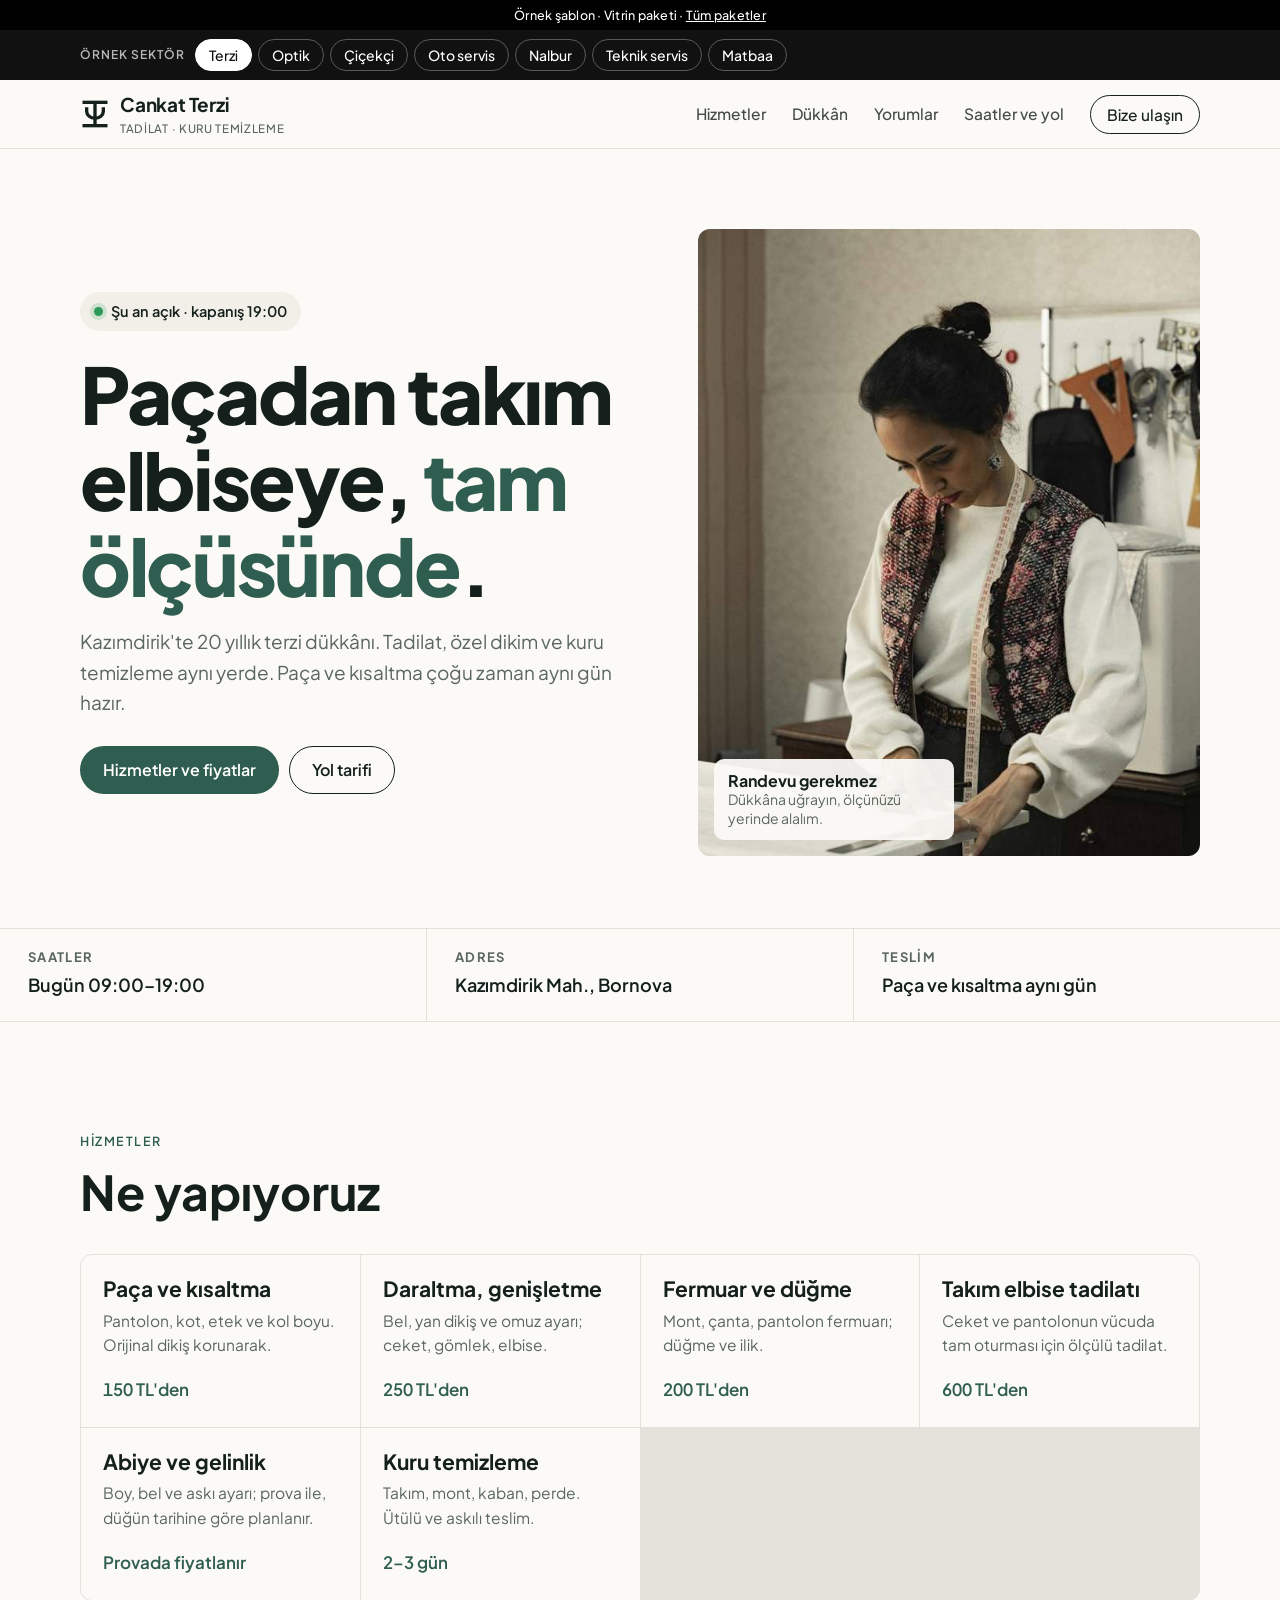
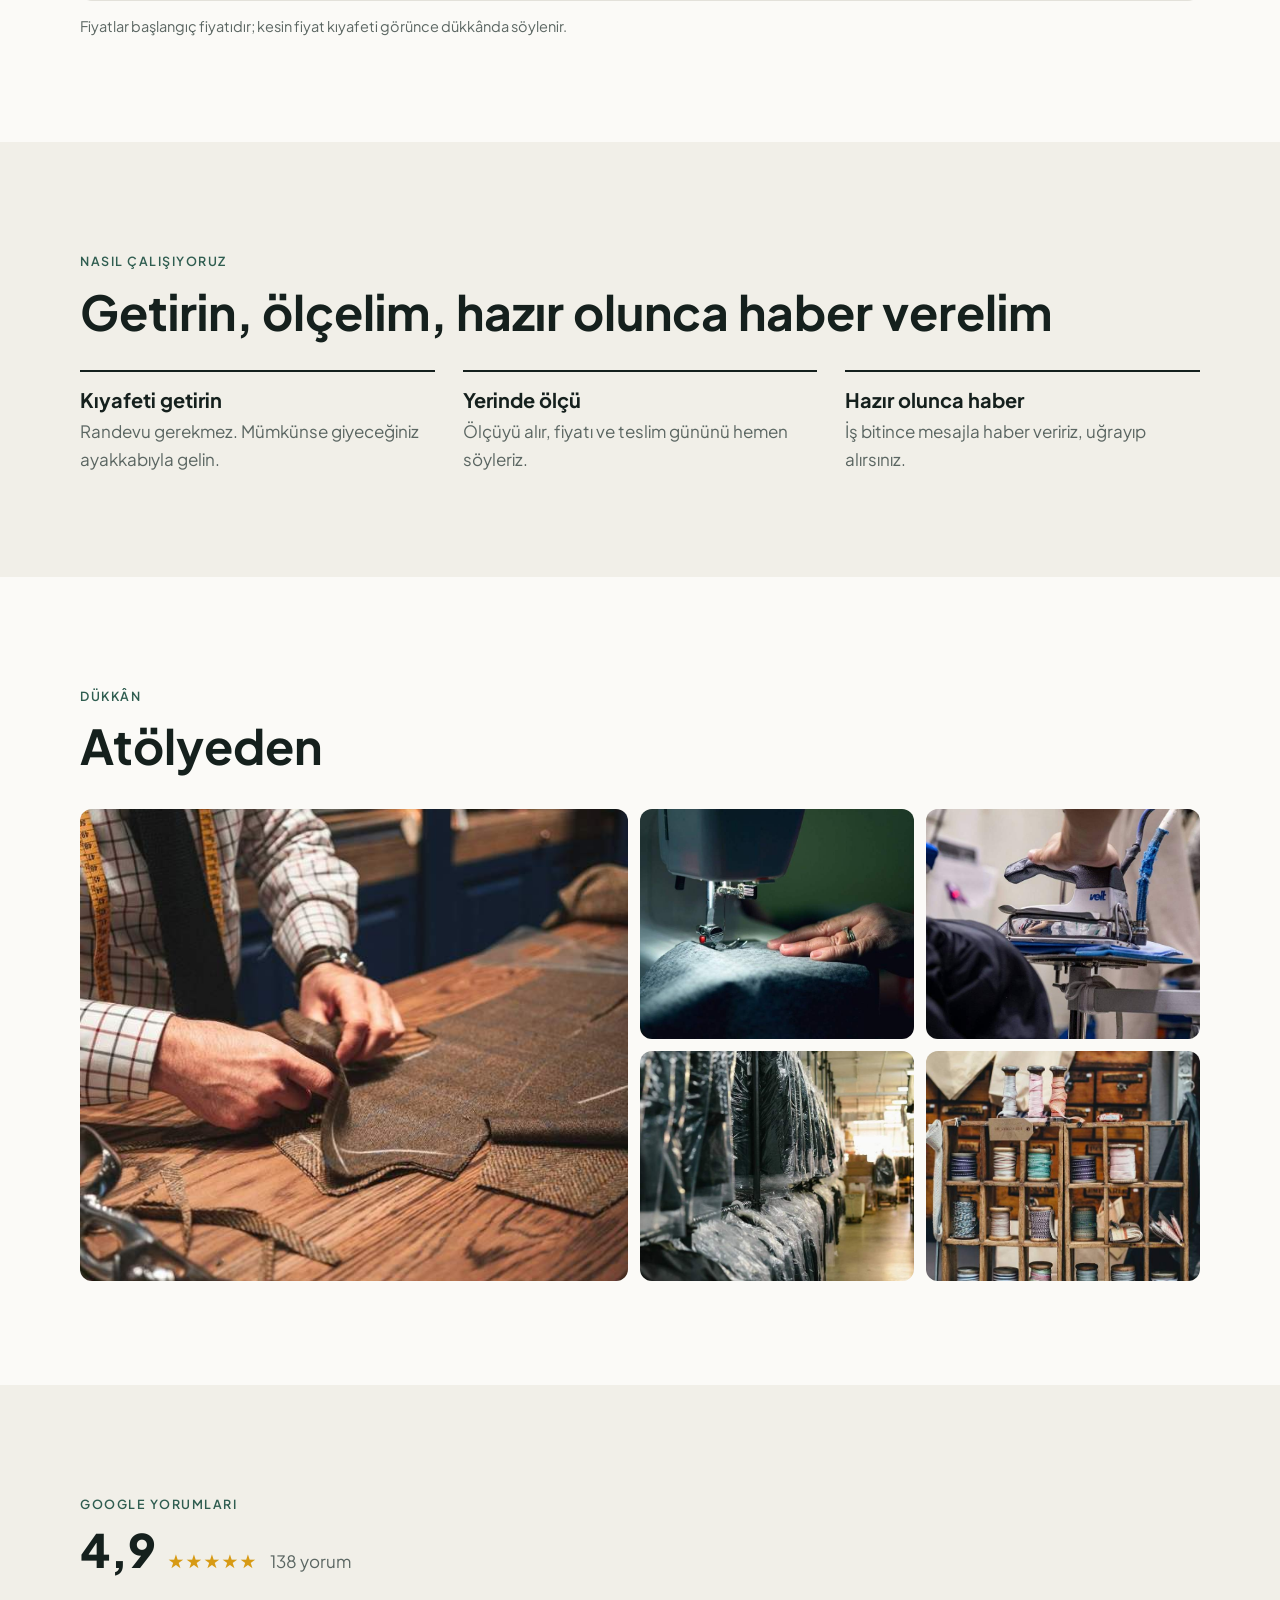
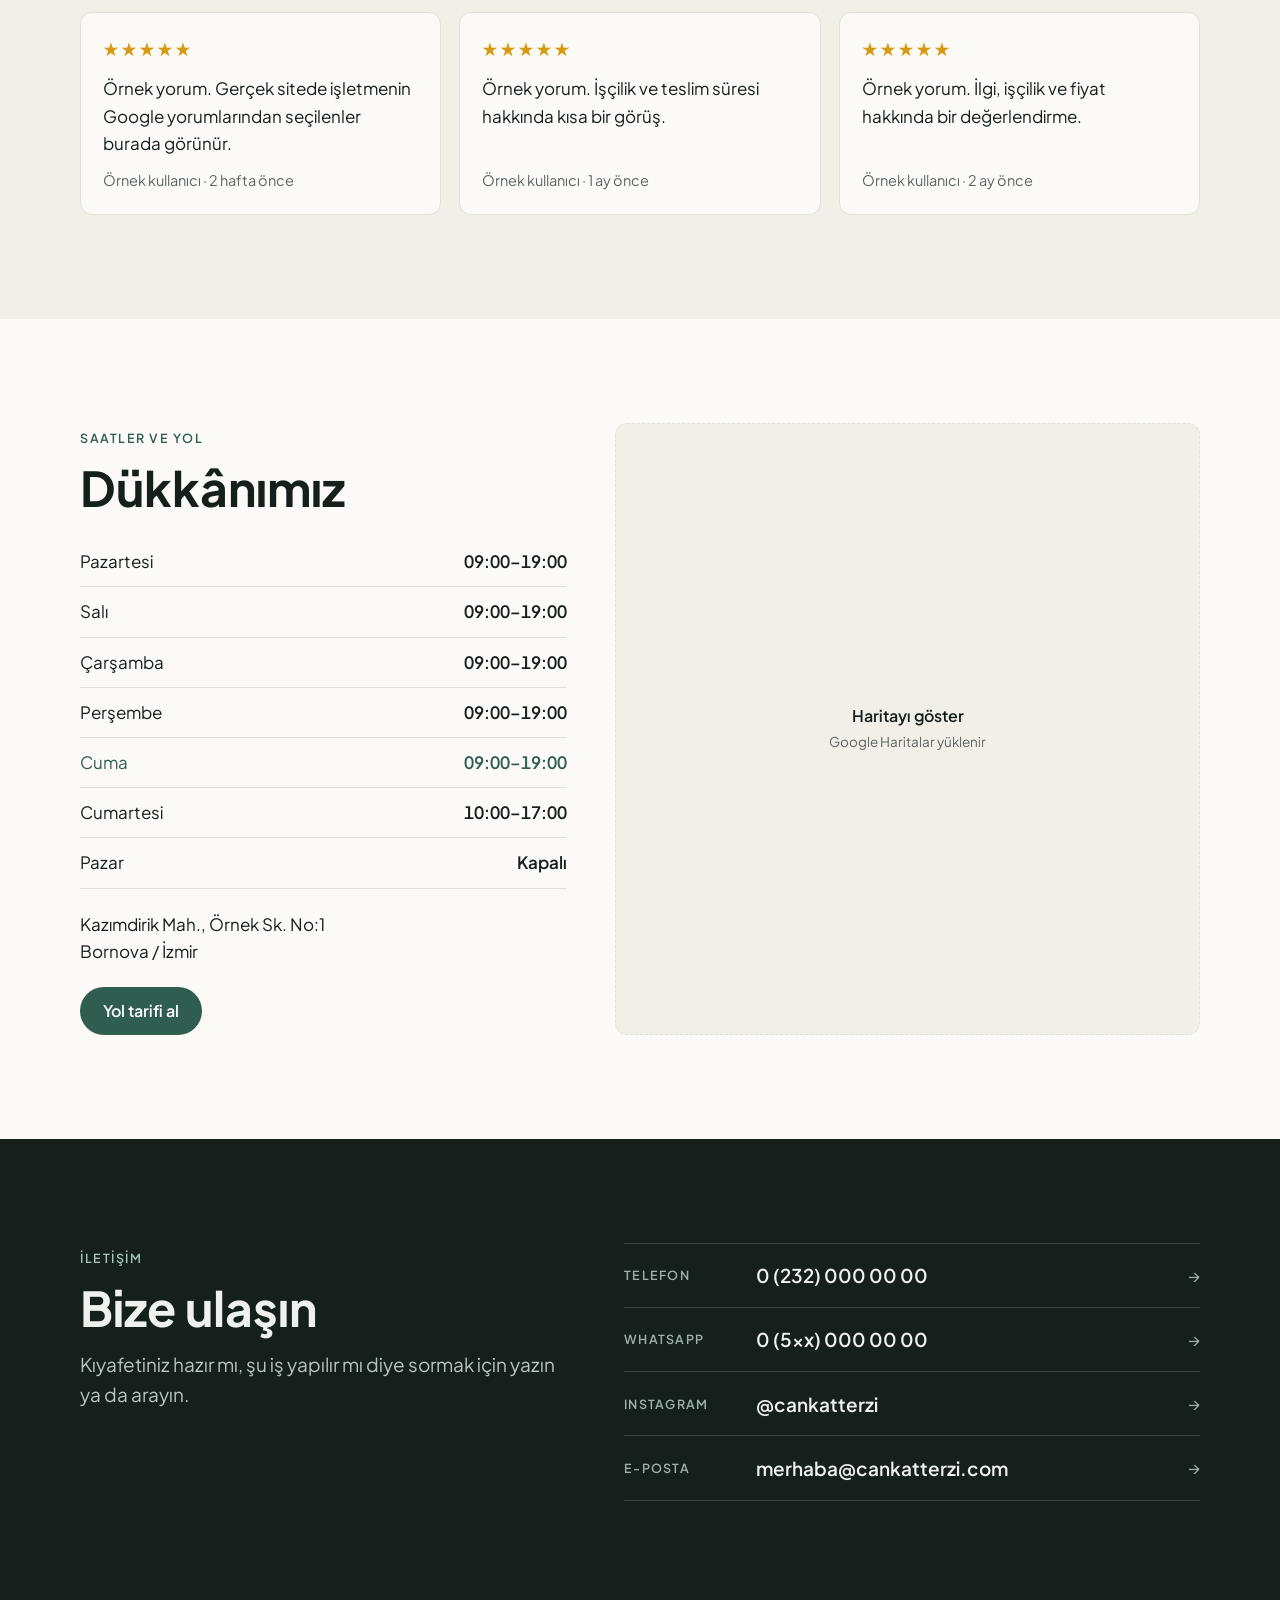
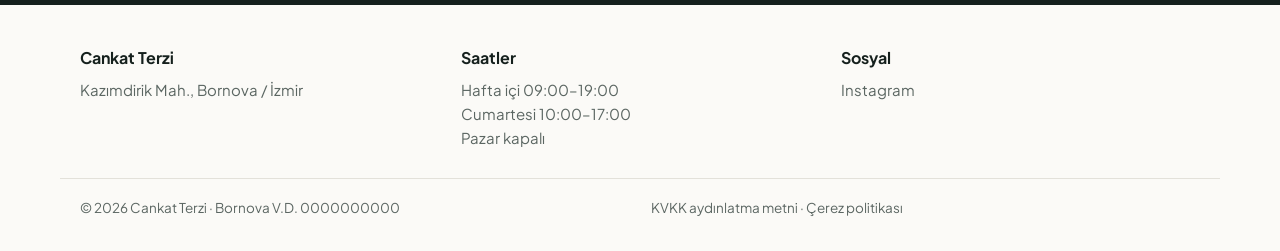
<file: vitrin/index.html>
<!doctype html>
<html lang="tr">
<head>
<meta charset="utf-8">
<meta name="viewport" content="width=device-width,initial-scale=1,viewport-fit=cover">
<title>Vitrin örneği · Bornova</title>
<meta name="description" content="Vitrin paketi örneği: fiziksel dükkânı olan esnaf için tek sayfalık site.">
<meta name="robots" content="noindex">
<link rel="icon" href="../assets/logo.svg">
<link rel="preconnect" href="https://fonts.googleapis.com"><link rel="preconnect" href="https://fonts.gstatic.com" crossorigin>
<link rel="stylesheet" href="https://fonts.googleapis.com/css2?family=Plus+Jakarta+Sans:wght@400;500;600;700;800&display=swap">
<link rel="stylesheet" href="../assets/base.css">
<style>
/* VİTRİN — tek sayfa, fiziksel dükkânı olan hizmet esnafı için. Sektör değişince renk, yazı tipi ve içerik değişir. */
:root{
  --bg:#fbfaf7; --ink:#15201d; --muted:#5b6662; --line:#e3e1da;
  --accent:#2f5d50; --accent-dark:#234a3f; --on-accent:#fff;
  --soft:#f1efe8; --ph-bg:#ebe8df; --ph-line:#d9d5c9;
  --radius:12px; --radius-sm:999px;
  --f-display:"Plus Jakarta Sans",system-ui,-apple-system,"Segoe UI",Roboto,Arial,sans-serif;
  --f-body:"Plus Jakarta Sans",system-ui,-apple-system,"Segoe UI",Roboto,Arial,sans-serif;
}
body{padding-bottom:0!important}
.hero{padding-block:clamp(36px,7vw,80px) clamp(40px,7vw,72px)}
.hero .container{display:grid;grid-template-columns:1.05fr .95fr;gap:clamp(24px,5vw,64px);align-items:center}
@media (max-width:820px){.hero .container{grid-template-columns:1fr}}
.status{display:inline-flex;align-items:center;gap:8px;font-weight:600;font-size:14.5px;background:var(--soft);padding:8px 14px;border-radius:999px}
.status i{width:9px;height:9px;border-radius:50%;background:#2d9a5a;box-shadow:0 0 0 4px rgba(45,154,90,.18)}
.status.closed i{background:#b53b2b;box-shadow:0 0 0 4px rgba(181,59,43,.16)}
.hero h1{font-size:clamp(40px,7.6vw,78px);font-weight:800;letter-spacing:-.03em;margin:20px 0 18px}
.hero h1 em{font-style:normal;color:var(--accent)}
.hero .actions{display:flex;flex-wrap:wrap;gap:10px;margin-top:28px}
.hero .ph{aspect-ratio:4/5;min-height:0}
.hero .badge{position:absolute;left:16px;bottom:16px;background:rgba(251,250,247,.94);color:var(--ink);padding:12px 14px;border-radius:10px;font-size:14px;line-height:1.35;max-width:240px}
.hero .badge b{display:block;font:700 16px/1.2 var(--f-display)}
.hero .badge,.hero .badge *{text-transform:none;letter-spacing:0;text-align:left}
.hero .badge span{background:none;padding:0;display:block;font:400 14px/1.35 var(--f-body);color:var(--muted)}

.facts{display:grid;grid-template-columns:repeat(3,1fr);gap:1px;background:var(--line);border-block:1px solid var(--line)}
.facts div{background:var(--bg);padding:22px clamp(16px,3vw,28px)}
.facts b{display:block;font:700 13px/1 var(--f-body);letter-spacing:.1em;text-transform:uppercase;color:var(--muted);margin-bottom:8px}
.facts span{font:600 18px/1.35 var(--f-display)}
@media (max-width:620px){.facts{grid-template-columns:1fr}}

.svc{display:grid;grid-template-columns:repeat(auto-fit,minmax(min(100%,260px),1fr));gap:1px;background:var(--line);border:1px solid var(--line);border-radius:var(--radius);overflow:hidden;margin-top:36px}
.svc article{background:var(--bg);padding:22px 22px 24px;display:flex;flex-direction:column;gap:8px}
.svc h3{font-size:21px;font-weight:700}
.svc p{color:var(--muted);font-size:15.5px}
.svc .pr{margin-top:auto;padding-top:10px;font-weight:600;font-variant-numeric:tabular-nums;color:var(--accent)}
.svc-note{margin-top:14px;font-size:14.5px;color:var(--muted)}

.how{background:var(--soft)}
.flow{display:grid;grid-template-columns:repeat(3,1fr);gap:28px;margin-top:32px}
@media (max-width:760px){.flow{grid-template-columns:1fr;gap:20px}}
.flow div{border-top:2px solid var(--ink);padding-top:16px}
.flow b{display:block;font:700 20px/1.2 var(--f-display);margin-bottom:6px}
.flow span{color:var(--muted)}

.gallery{display:grid;grid-template-columns:2fr 1fr 1fr;grid-template-rows:230px 230px;gap:12px;margin-top:36px}
.gallery .ph:first-child{grid-row:span 2}
@media (max-width:700px){.gallery{grid-template-columns:1fr 1fr;grid-template-rows:220px 160px 160px}.gallery .ph:first-child{grid-column:span 2;grid-row:auto}}

.reviews{display:grid;grid-template-columns:repeat(auto-fit,minmax(260px,1fr));gap:18px;margin-top:36px}
.review{border:1px solid var(--line);background:var(--bg);border-radius:var(--radius);padding:22px;display:flex;flex-direction:column;gap:12px}
.stars{color:#d79a14;letter-spacing:2px;font-size:18px}
.review footer{font-size:14.5px;color:var(--muted);margin-top:auto}
.rating{display:flex;align-items:baseline;gap:12px;margin-top:10px}
.rating b{font:800 46px/1 var(--f-display)}

.visit .container{display:grid;grid-template-columns:1fr 1.2fr;gap:clamp(24px,4vw,48px)}
@media (max-width:820px){.visit .container{grid-template-columns:1fr}}
.hours{width:100%;border-collapse:collapse;margin-top:22px;font-variant-numeric:tabular-nums}
.hours td{padding:11px 0;border-bottom:1px solid var(--line)}
.hours td:last-child{text-align:right;font-weight:600}
.hours tr.today td{color:var(--accent)}
.addr{margin-top:22px;font-size:17px}
.visit .actions{display:flex;flex-wrap:wrap;gap:10px;margin-top:22px}

.contact{background:var(--ink);color:#eef1ee}
.contact .eyebrow{color:#9fc7b9}
.contact .container{display:grid;grid-template-columns:1fr 1.2fr;gap:clamp(24px,5vw,64px);align-items:start}
@media (max-width:820px){.contact .container{grid-template-columns:1fr}}
.contact .lead{color:#b9c4bf}
.clist{list-style:none;margin:0;padding:0;border-top:1px solid rgba(238,241,238,.18)}
.clist li{border-bottom:1px solid rgba(238,241,238,.18)}
.clist a{display:grid;grid-template-columns:120px 1fr auto;gap:12px;align-items:center;padding:18px 0;text-decoration:none;transition:padding .2s}
.clist a:hover{padding-inline:8px}
.clist small{font:600 12.5px/1 var(--f-body);letter-spacing:.1em;text-transform:uppercase;color:#9fb0aa}
.clist span{font:600 19px/1.3 var(--f-display)}
.clist i{font-style:normal;color:#9fb0aa}
@media (max-width:520px){.clist a{grid-template-columns:1fr auto}.clist small{grid-column:1/-1}}
.site-foot{border-top:0}
.sek{background:#111;color:#fff}
.sek .container{display:flex;gap:10px;align-items:center;overflow-x:auto;scrollbar-width:none;padding-block:9px}
.sek .container::-webkit-scrollbar{display:none}
.sek .lbl{font:600 12px/1 var(--f-body);letter-spacing:.08em;text-transform:uppercase;opacity:.7;flex:none}
.sek button{flex:none;font:500 14px/1 var(--f-body);padding:8px 13px;border-radius:999px;border:1px solid rgba(255,255,255,.3);background:transparent;color:#fff;cursor:pointer}
.sek button[aria-pressed="true"]{background:#fff;color:#111;border-color:#fff}
main,.site-foot{transition:opacity .16s ease}
body.swap main,body.swap .site-foot{opacity:.2}
</style>
</head>
<body>
<div class="demo-bar">Örnek şablon · Vitrin paketi · <a href="../index.html">Tüm paketler</a></div>
<div class="sek"><div class="container"><span class="lbl">Örnek sektör</span><div style="display:flex;gap:6px" id="sek" role="group" aria-label="Örnek sektör"></div></div></div>

<header class="site-head">
  <div class="container">
    <a class="brand" href="#">
      <svg class="mark" viewBox="14 16 72 68" aria-hidden="true"><g fill="none" stroke="currentColor" stroke-width="8"><path d="M20 22H80"/><path d="M50 22V78"/><path d="M20 78H80"/><path d="M30 34V44a20 16 0 0 0 40 0V34"/></g></svg>
      <span><b id="b-ad"></b><small id="b-alt"></small></span>
    </a>
    <button class="menu-btn" aria-expanded="false" aria-controls="nav">Menü</button>
    <nav class="nav" id="nav">
      <a href="#hizmetler">Hizmetler</a><a href="#galeri">Dükkân</a><a href="#yorumlar">Yorumlar</a><a href="#ziyaret">Saatler ve yol</a>
      <a class="btn btn-ghost" href="#iletisim" style="padding:11px 16px">Bize ulaşın</a>
    </nav>
  </div>
</header>

<main>
  <section class="hero">
    <div class="container">
      <div>
        <span class="status" id="status"><i></i><span>Şu an açık</span></span>
        <h1 id="h-baslik"></h1>
        <p class="lead" id="h-giris"></p>
        <div class="actions">
          <a class="btn btn-primary" href="#hizmetler">Hizmetler ve fiyatlar</a>
          <a class="btn btn-ghost" href="https://www.google.com/maps/dir/?api=1&amp;destination=Kaz%C4%B1mdirik%20Bornova" target="_blank" rel="noopener">Yol tarifi</a>
        </div>
      </div>
      <div class="ph"><img id="h-img" src="../assets/img/t-usta.jpg" alt="" fetchpriority="high"><div class="badge"><b id="h-rb"></b><span id="h-rt"></span></div></div>
    </div>
  </section>

  <div class="facts">
    <div><b>Saatler</b><span id="today-hours">Bugün 09:00–19:00</span></div>
    <div><b>Adres</b><span>Kazımdirik Mah., Bornova</span></div>
    <div><b id="f-l"></b><span id="f-v"></span></div>
  </div>

  <section class="section" id="hizmetler">
    <div class="container">
      <span class="eyebrow">Hizmetler</span>
      <h2 style="font-size:clamp(32px,5vw,48px);margin-top:12px">Ne yapıyoruz</h2>
      <div class="svc" id="svc"></div>
      <p class="svc-note" id="svc-not"></p>
    </div>
  </section>

  <section class="section how">
    <div class="container">
      <span class="eyebrow">Nasıl çalışıyoruz</span>
      <h2 style="font-size:clamp(32px,5vw,48px);margin-top:12px" id="akis-b"></h2>
      <div class="flow" id="akis"></div>
    </div>
  </section>

  <section class="section" id="galeri">
    <div class="container">
      <span class="eyebrow">Dükkân</span>
      <h2 style="font-size:clamp(32px,5vw,48px);margin-top:12px" id="g-b"></h2>
      <div class="gallery" id="gal"></div>
    </div>
  </section>

  <section class="section" id="yorumlar" style="background:var(--soft)">
    <div class="container">
      <span class="eyebrow">Google yorumları</span>
      <div class="rating"><b id="p-v"></b><span class="stars">★★★★★</span><span style="color:var(--muted)" id="p-n"></span></div>
      <div class="reviews">
        <article class="review"><span class="stars">★★★★★</span><p>Örnek yorum. Gerçek sitede işletmenin Google yorumlarından seçilenler burada görünür.</p><footer>Örnek kullanıcı · 2 hafta önce</footer></article>
        <article class="review"><span class="stars">★★★★★</span><p>Örnek yorum. İşçilik ve teslim süresi hakkında kısa bir görüş.</p><footer>Örnek kullanıcı · 1 ay önce</footer></article>
        <article class="review"><span class="stars">★★★★★</span><p>Örnek yorum. İlgi, işçilik ve fiyat hakkında bir değerlendirme.</p><footer>Örnek kullanıcı · 2 ay önce</footer></article>
      </div>
    </div>
  </section>

  <section class="section visit" id="ziyaret">
    <div class="container">
      <div>
        <span class="eyebrow">Saatler ve yol</span>
        <h2 style="font-size:clamp(32px,5vw,48px);margin-top:12px">Dükkânımız</h2>
        <table class="hours" id="hours"></table>
        <p class="addr">Kazımdirik Mah., Örnek Sk. No:1<br>Bornova / İzmir</p>
        <div class="actions">
          <a class="btn btn-primary" href="https://www.google.com/maps/dir/?api=1&amp;destination=Kaz%C4%B1mdirik%20Bornova" target="_blank" rel="noopener">Yol tarifi al</a>
        </div>
      </div>
      <iframe class="map" title="Konum haritası" loading="lazy" data-src="https://maps.google.com/maps?q=Kaz%C4%B1mdirik%2C%20Bornova%2C%20%C4%B0zmir&z=15&output=embed"></iframe>
    </div>
  </section>

  <section class="section contact" id="iletisim">
    <div class="container">
      <div>
        <span class="eyebrow">İletişim</span>
        <h2 style="font-size:clamp(32px,5vw,48px);margin:12px 0 14px">Bize ulaşın</h2>
        <p class="lead">Kıyafetiniz hazır mı, şu iş yapılır mı diye sormak için yazın ya da arayın.</p>
      </div>
      <ul class="clist">
        <li><a href="#" data-demo="call"><small>Telefon</small><span>0 (232) 000 00 00</span><i>→</i></a></li>
        <li><a href="#" data-demo="wa"><small>WhatsApp</small><span>0 (5xx) 000 00 00</span><i>→</i></a></li>
        <li><a href="#"><small>Instagram</small><span id="c-ig"></span><i>→</i></a></li>
        <li><a href="#"><small>E-posta</small><span id="c-mail"></span><i>→</i></a></li>
      </ul>
    </div>
  </section>
</main>

<footer class="site-foot">
  <div class="container">
    <div><b id="ft-ad"></b>Kazımdirik Mah., Bornova / İzmir</div>
    <div><b>Saatler</b><span id="ft-s"></span></div>
    <div><b>Sosyal</b><a href="#">Instagram</a></div>
  </div>
  <div class="container legal"><span>© <span data-year></span> <span id="lg-ad"></span> · Bornova V.D. 0000000000</span><span><a href="#">KVKK aydınlatma metni</a> · <a href="#">Çerez politikası</a></span></div>
</footer>

<script src="../assets/site.js"></script>
<script src="sektorler.js"></script>
<script>
(function(){
  var S = window.SEKTORLER, keys = Object.keys(S), $ = function(id){ return document.getElementById(id); };
  var GUN = ['Pazartesi', 'Salı', 'Çarşamba', 'Perşembe', 'Cuma', 'Cumartesi', 'Pazar'];
  var esc = function(s){ return String(s).replace(/[&<>"]/g, function(c){ return { '&': '&amp;', '<': '&lt;', '>': '&gt;', '"': '&quot;' }[c]; }); };
  var img = function(k){ return '../assets/img/' + k + '.jpg'; };
  function pick(){
    var q = (location.search.match(/[?&]s=([a-z]+)/) || [])[1]; if (q && S[q]) return q;
    try { var m = sessionStorage.getItem('vitrin_s'); if (m && S[m]) return m; } catch (e) {}
    return 'terzi';
  }
  function status(saat){
    var now = new Date(), wd = (now.getDay() + 6) % 7, txt = saat[wd], st = $('status');
    $('today-hours').textContent = 'Bugün ' + txt.toLocaleLowerCase('tr');
    if (txt.indexOf('–') < 0) { st.classList.add('closed'); st.lastElementChild.textContent = 'Bugün kapalı'; return; }
    var p = txt.split('–'), m = now.getHours() * 60 + now.getMinutes();
    var tm = function(t){ var a = t.split(':'); return +a[0] * 60 + +a[1]; };
    var open = m >= tm(p[0]) && m < tm(p[1]);
    st.classList.toggle('closed', !open);
    st.lastElementChild.textContent = open ? 'Şu an açık · kapanış ' + p[1] : 'Şu an kapalı · ' + (m < tm(p[0]) ? 'açılış ' + p[0] : 'yarın açık');
  }
  function render(k){
    var d = S[k], c = d.renk, R = document.documentElement.style;
    R.setProperty('--accent', c.accent); R.setProperty('--accent-dark', c.dark); R.setProperty('--soft', c.soft); R.setProperty('--bg', c.bg); R.setProperty('--ink', c.ink);
    document.title = d.ad + ' · Bornova';
    $('b-ad').textContent = d.ad; $('b-alt').textContent = d.alt; $('ft-ad').textContent = d.ad; $('lg-ad').textContent = d.ad;
    $('h-baslik').innerHTML = d.baslik; $('h-giris').textContent = d.giris;
    $('h-img').src = img(d.kapak[0]); $('h-img').alt = d.kapak[1]; $('h-img').style.objectPosition = d.kapak[2];
    $('h-rb').textContent = d.rozet[0]; $('h-rt').textContent = d.rozet[1];
    $('f-l').textContent = d.bilgi[0]; $('f-v').textContent = d.bilgi[1];
    $('svc').innerHTML = d.hizmetler.map(function(h){ return '<article><h3>' + esc(h[0]) + '</h3><p>' + esc(h[1]) + '</p><span class="pr">' + esc(h[2]) + '</span></article>'; }).join('');
    $('svc-not').textContent = d.not;
    $('akis-b').textContent = d.akis[0];
    $('akis').innerHTML = d.akis[1].map(function(a){ return '<div><b>' + esc(a[0]) + '</b><span>' + esc(a[1]) + '</span></div>'; }).join('');
    $('g-b').textContent = d.galeriBaslik;
    $('gal').innerHTML = d.galeri.map(function(g){ return '<div class="ph"><img src="' + img(g[0]) + '" alt="' + esc(g[1]) + '" loading="lazy"></div>'; }).join('');
    $('p-v').textContent = d.puan[0]; $('p-n').textContent = d.puan[1] + ' yorum';
    var wd = (new Date().getDay() + 6) % 7;
    $('hours').innerHTML = d.saatler.map(function(s, i){ return '<tr' + (i === wd ? ' class="today"' : '') + '><td>' + GUN[i] + '</td><td>' + s + '</td></tr>'; }).join('');
    var pz = d.saatler[6];
    $('ft-s').innerHTML = 'Hafta içi ' + d.saatler[0] + '<br>Cumartesi ' + d.saatler[5] + '<br>Pazar ' + (pz === 'Kapalı' ? 'kapalı' : pz);
    $('c-ig').textContent = d.ig; $('c-mail').textContent = d.mail;
    status(d.saatler);
    [].forEach.call($('sek').children, function(b){ b.setAttribute('aria-pressed', b.dataset.k === k); });
    try { sessionStorage.setItem('vitrin_s', k); } catch (e) {}
  }
  $('sek').innerHTML = keys.map(function(k){ return '<button type="button" data-k="' + k + '">' + esc(S[k].etiket) + '</button>'; }).join('');
  $('sek').addEventListener('click', function(e){
    var b = e.target.closest('button'); if (!b) return;
    document.body.classList.add('swap');
    setTimeout(function(){
      render(b.dataset.k);
      try { history.replaceState(null, '', '?s=' + b.dataset.k); } catch (err) {}
      document.body.classList.remove('swap');
    }, 160);
  });
  render(pick());
})();
</script>
</body>
</html>
</file>
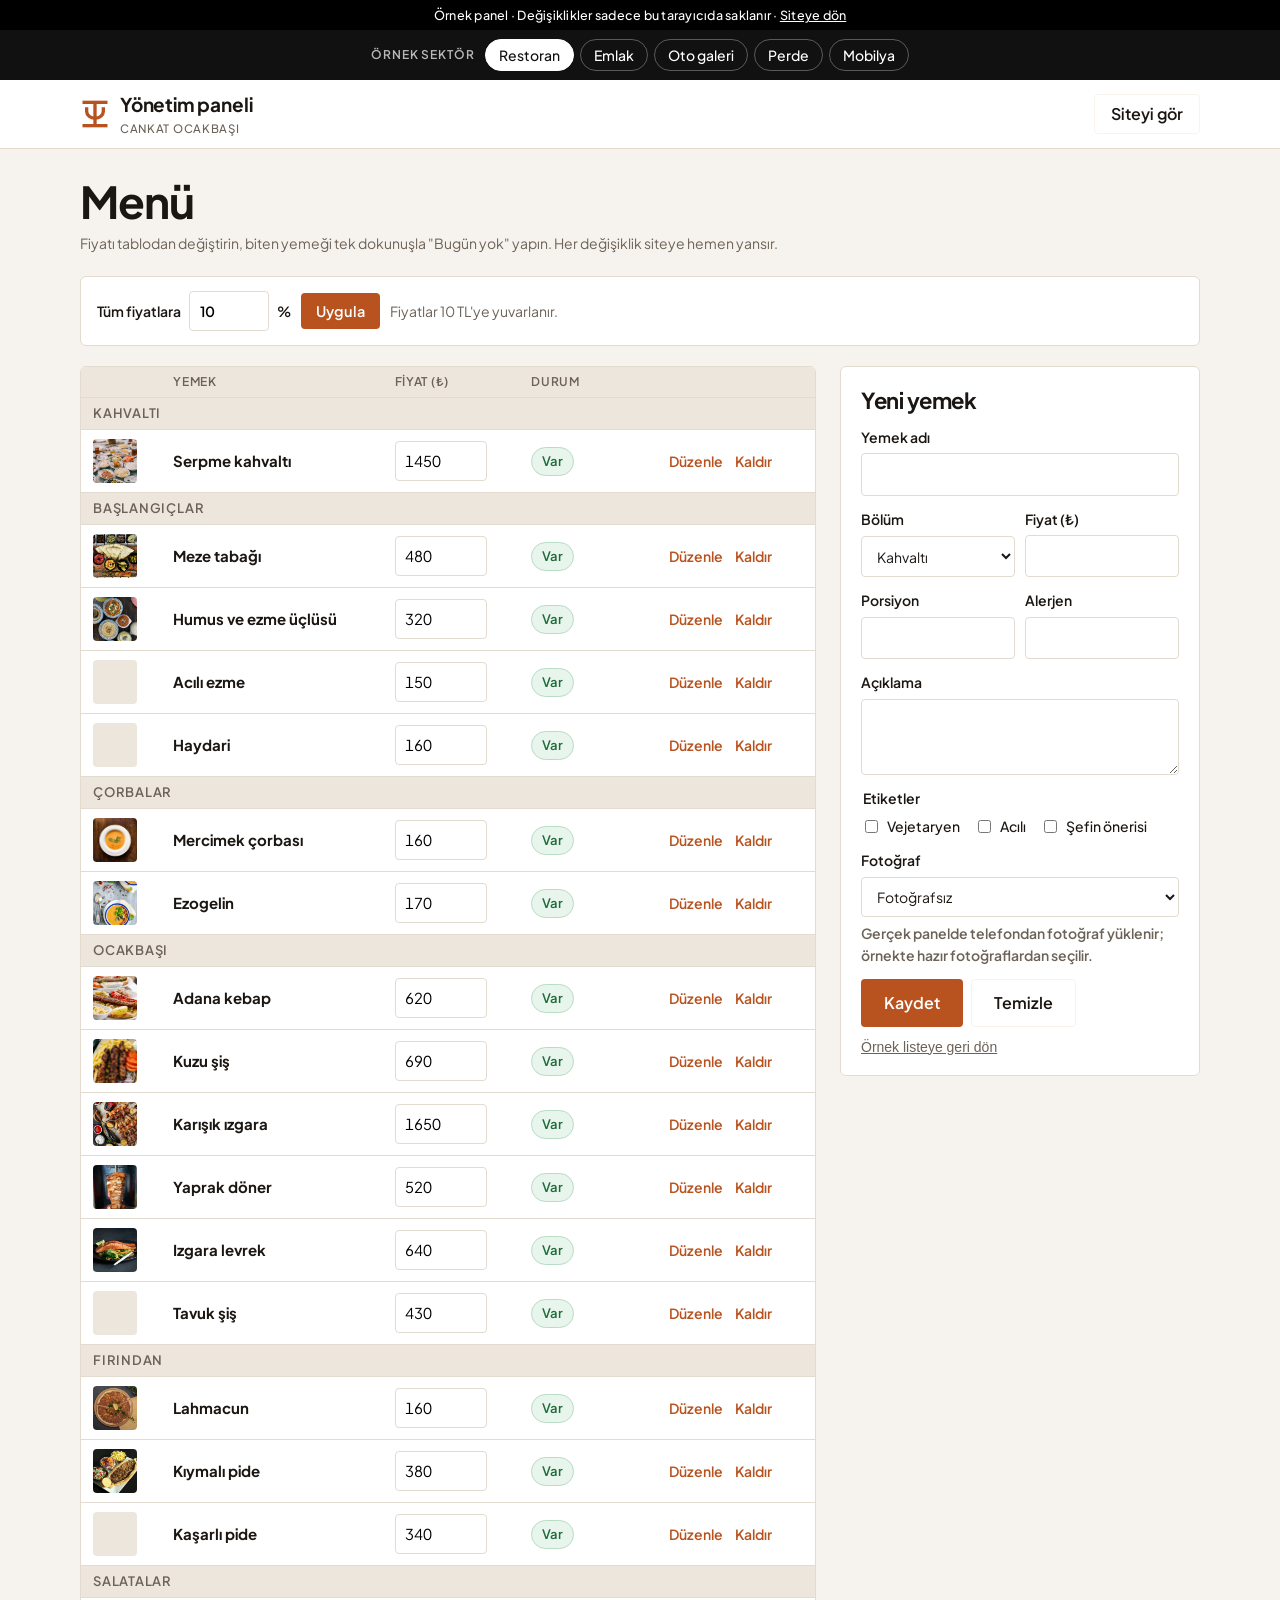
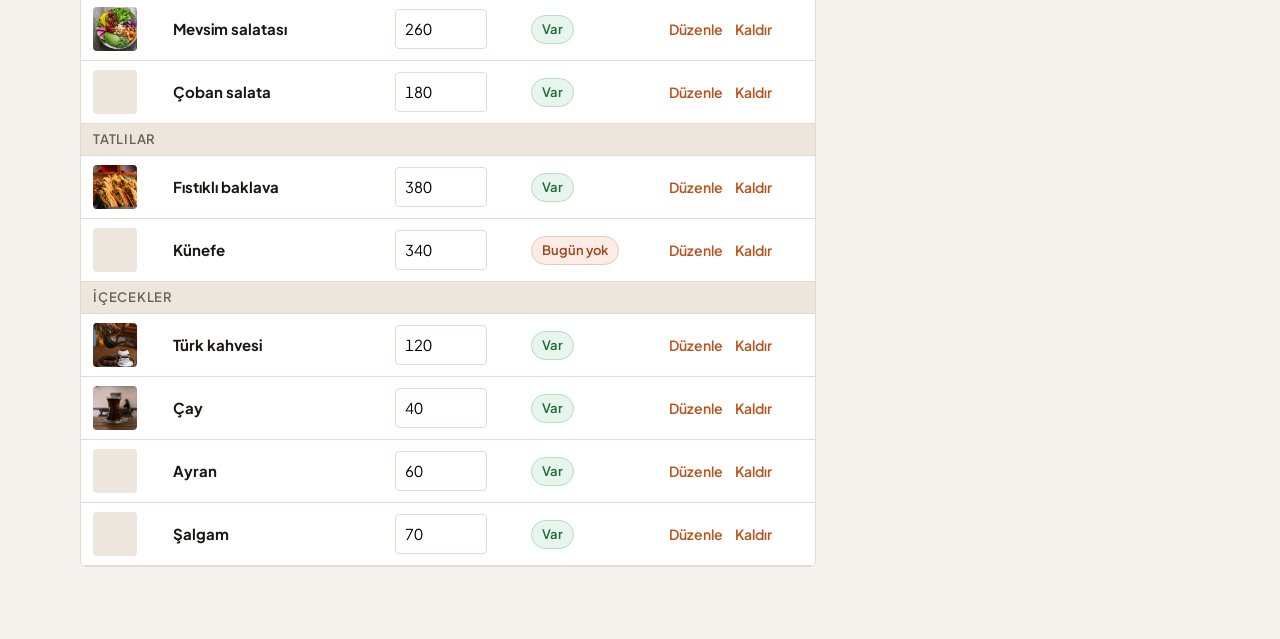
<file: katalog/panel.html>
<!doctype html>
<html lang="tr">
<head>
<meta charset="utf-8">
<meta name="viewport" content="width=device-width,initial-scale=1,viewport-fit=cover">
<title>Yönetim paneli · Katalog örneği</title>
<meta name="robots" content="noindex">
<link rel="icon" href="../assets/logo.svg">
<link rel="preconnect" href="https://fonts.googleapis.com"><link rel="preconnect" href="https://fonts.gstatic.com" crossorigin>
<link rel="stylesheet" href="https://fonts.googleapis.com/css2?family=Plus+Jakarta+Sans:wght@400;500;600;700;800&display=swap">
<link rel="stylesheet" href="../assets/base.css">
<link rel="stylesheet" href="c.css">
</head>
<body class="panel">
<div class="demo-bar">Örnek panel · Değişiklikler sadece bu tarayıcıda saklanır · <a href="index.html">Siteye dön</a></div>
<div class="kt-sek" id="kt-sek"></div>
<header class="site-head">
  <div class="container">
    <a class="brand" href="index.html">
      <svg class="mark" viewBox="14 16 72 68" aria-hidden="true"><g fill="none" stroke="currentColor" stroke-width="8"><path d="M20 22H80"/><path d="M50 22V78"/><path d="M20 78H80"/><path d="M30 34V44a20 16 0 0 0 40 0V34"/></g></svg>
      <span><b>Yönetim paneli</b><small id="b-ad"></small></span>
    </a>
    <a class="btn btn-ghost" href="index.html" style="padding:11px 16px">Siteyi gör</a>
  </div>
</header>
<main class="container">
  <div style="padding-top:28px">
    <h1 style="font-size:clamp(30px,5vw,44px)" id="p-baslik"></h1>
    <p class="note" style="margin-top:6px" id="p-not"></p>
  </div>
  <div class="ptools">
    <label for="zam">Tüm fiyatlara<input id="zam" type="number" inputmode="decimal" value="10" step="1"> %</label>
    <button class="btn btn-primary" id="zamla" type="button">Uygula</button>
    <span class="note">Fiyatlar 10 TL'ye yuvarlanır.</span>
  </div>
  <div class="panel-wrap">
    <div class="tbl">
      <table>
        <thead><tr><th></th><th id="th-ad"></th><th>Fiyat (₺)</th><th>Durum</th><th></th></tr></thead>
        <tbody id="rows"></tbody>
      </table>
    </div>
    <form class="pform" id="f" novalidate>
      <h2 id="ftitle"></h2>
      <input type="hidden" id="pid">
      <label for="ad"><span id="l-ad"></span><input id="ad" required></label>
      <div class="row2">
        <label for="kategori">Bölüm<select id="kategori"></select></label>
        <label for="fiyat">Fiyat (₺)<input id="fiyat" type="number" inputmode="numeric" min="0"></label>
      </div>
      <div class="row2">
        <label for="o1"><span id="l-o1"></span><input id="o1"></label>
        <label for="o2"><span id="l-o2"></span><input id="o2"></label>
      </div>
      <label for="aciklama">Açıklama<textarea id="aciklama"></textarea></label>
      <fieldset id="etk"><legend>Etiketler</legend></fieldset>
      <label for="foto">Fotoğraf<select id="foto"></select><span class="note">Gerçek panelde telefondan fotoğraf yüklenir; örnekte hazır fotoğraflardan seçilir.</span></label>
      <div style="display:flex;gap:8px;flex-wrap:wrap">
        <button class="btn btn-primary" type="submit">Kaydet</button>
        <button class="btn btn-ghost" type="button" id="cancel">Temizle</button>
      </div>
      <button type="button" id="reset" class="note" style="background:none;border:0;text-align:left;padding:0;cursor:pointer;text-decoration:underline">Örnek listeye geri dön</button>
    </form>
  </div>
</main>
<script src="data.js"></script>
<script src="../assets/site.js"></script>
<script>
(function(){
  var K = KT, list = menuYukle();
  // Panel açık zeminli; sektörün koyu renkleri yerine panel renkleri kullanılır, vurgu rengi sektörden gelir.
  ['--bg','--ink','--muted','--line','--soft','--card','--ph-bg','--on-accent'].forEach(function(p){ document.documentElement.style.removeProperty(p); });
  if (K.tema !== 'koyu') { document.body.style.setProperty('--accent', K.renk.accent); document.body.style.setProperty('--accent-dark', K.renk.dark); }
  document.documentElement.setAttribute('data-tema', 'panel');
  var $ = function(id){ return document.getElementById(id); };
  var esc = function(s){ return String(s == null ? '' : s).replace(/[&<>"]/g, function(c){ return {'&':'&amp;','<':'&lt;','>':'&gt;','"':'&quot;'}[c]; }); };
  var tekil = { yemek: 'Yemek', ilan: 'İlan', 'araç': 'Araç', 'ürün': 'Ürün' }[K.sayac] || 'Ürün';
  var F = ['ad','kategori','fiyat','o1','o2','aciklama','foto'];
  ktSecici($('kt-sek'));
  document.title = 'Yönetim paneli · ' + K.ad;
  $('b-ad').textContent = K.ad;
  $('p-baslik').textContent = { yemek: 'Menü', ilan: 'İlanlar', 'araç': 'Araçlar', 'ürün': 'Ürünler' }[K.sayac] || 'Ürünler';
  $('p-not').textContent = 'Fiyatı tablodan değiştirin, ' + ({ yemek: 'biten yemeği', ilan: 'satılan ilanı', 'araç': 'satılan aracı', 'ürün': 'biten ürünü' }[K.sayac] || 'biten ürünü') + ' tek dokunuşla "' + K.yok + '" yapın. Her değişiklik siteye hemen yansır.';
  $('th-ad').textContent = tekil; $('l-ad').textContent = tekil + ' adı';
  $('l-o1').textContent = K.o1; $('l-o2').textContent = K.o2;
  $('etk').insertAdjacentHTML('beforeend', Object.keys(K.etiketler).map(function(k){ return '<label><input type="checkbox" value="' + k + '"> ' + esc(K.etiketler[k]) + '</label>'; }).join(''));
  $('kategori').innerHTML = K.bolumler.map(function(k){ return '<option>' + esc(k) + '</option>'; }).join('');
  $('foto').innerHTML = '<option value="">Fotoğrafsız</option>' + K.fotolar.map(function(k){ return '<option value="' + k + '">' + k.replace(/^[a-z]+-/, '') + '</option>'; }).join('');
  [].forEach.call(document.querySelectorAll('a[href="index.html"]'), function(a){ a.href = 'index.html?s=' + KT_KEY; });
  var boxes = function(){ return [].slice.call(document.querySelectorAll('#etk input')); };
  function save(msg){ toast(menuKaydet(list) ? msg : 'Bu tarayıcı kaydetmeye izin vermiyor.'); }
  function draw(){
    var kats = K.bolumler.concat(list.map(function(p){ return p.kategori; }).filter(function(v,i,a){ return v && a.indexOf(v) === i && K.bolumler.indexOf(v) < 0; }));
    $('rows').innerHTML = kats.map(function(k){
      var rows = list.filter(function(p){ return p.kategori === k; }); if (!rows.length) return '';
      return '<tr><td class="cat-row" colspan="5">' + esc(k) + '</td></tr>' + rows.map(function(p){
        var yok = p.durum === 'yok';
        return '<tr><td>' + (p.foto ? '<img class="mini" src="' + foto(p.foto) + '" alt="">' : '<span class="mini" style="display:block"></span>') + '</td><td><b>' + esc(p.ad) + '</b></td>' +
          '<td><input class="pin" type="number" inputmode="numeric" value="' + esc(p.fiyat) + '" data-p="' + esc(p.id) + '" aria-label="' + esc(p.ad) + ' fiyatı"></td>' +
          '<td><button class="sw' + (yok ? ' off' : '') + '" data-s="' + esc(p.id) + '">' + esc(yok ? K.yok : K.varEtiket) + '</button></td>' +
          '<td style="white-space:nowrap"><button class="lnk" data-e="' + esc(p.id) + '">Düzenle</button><button class="lnk" data-d="' + esc(p.id) + '">Kaldır</button></td></tr>';
      }).join('');
    }).join('');
  }
  function find(id){ return list.filter(function(x){ return x.id === id; })[0]; }
  function clear(){ $('pid').value = ''; F.forEach(function(k){ $(k).value = ''; }); $('kategori').value = K.bolumler[0]; boxes().forEach(function(b){ b.checked = false; }); $('ftitle').textContent = 'Yeni ' + tekil.toLocaleLowerCase('tr'); }
  $('rows').addEventListener('change', function(e){
    var id = e.target.getAttribute('data-p'); if (!id) return;
    find(id).fiyat = Math.max(0, Math.round(+e.target.value || 0)); save('Fiyat güncellendi.');
  });
  $('rows').addEventListener('click', function(e){
    var t = e.target, s = t.getAttribute('data-s'), ed = t.getAttribute('data-e'), del = t.getAttribute('data-d');
    if (s) { var p = find(s); p.durum = p.durum === 'yok' ? 'var' : 'yok'; save(p.durum === 'yok' ? p.ad + ' sitede "' + K.yok + '" görünüyor.' : p.ad + ' yeniden ' + K.varEtiket.toLocaleLowerCase('tr') + '.'); draw(); }
    if (ed) { var q = find(ed); $('pid').value = q.id; F.forEach(function(k){ $(k).value = q[k] == null ? '' : q[k]; }); boxes().forEach(function(b){ b.checked = (q.etiket || []).indexOf(b.value) > -1; }); $('ftitle').textContent = tekil + ' düzenle'; $('ad').focus(); }
    if (del) {
      if (t.dataset.armed !== '1') { t.dataset.armed = '1'; t.textContent = 'Emin misiniz?'; return; }
      list = list.filter(function(x){ return x.id !== del; }); save(tekil + ' kaldırıldı.'); draw();
    }
  });
  $('zamla').addEventListener('click', function(){
    var r = parseFloat($('zam').value); if (!r) { toast('Bir oran yazın, ör. 10.'); return; }
    if ($('zamla').dataset.armed !== '1') { $('zamla').dataset.armed = '1'; $('zamla').textContent = 'Onayla (' + list.length + ' ' + K.sayac + ')'; return; }
    $('zamla').dataset.armed = ''; $('zamla').textContent = 'Uygula';
    list.forEach(function(p){ if (p.fiyat) p.fiyat = Math.max(10, Math.round(p.fiyat * (1 + r / 100) / 10) * 10); });
    save('Tüm fiyatlar %' + r + ' güncellendi.'); draw();
  });
  $('f').addEventListener('submit', function(e){
    e.preventDefault();
    if (!$('ad').value.trim()) { toast(tekil + ' adı gerekli.'); return; }
    var old = find($('pid').value) || {};
    var p = { id: $('pid').value || 'x' + Date.now(), durum: old.durum || 'var', not: old.not, birim: old.birim };
    F.forEach(function(k){ p[k] = $(k).value.trim(); }); p.fiyat = Math.round(+p.fiyat || 0);
    p.etiket = boxes().filter(function(b){ return b.checked; }).map(function(b){ return b.value; });
    var i = list.findIndex(function(x){ return x.id === p.id; });
    if (i > -1) list[i] = p; else list.push(p);
    save('Kaydedildi. Sitede görünüyor.'); draw(); clear();
  });
  $('cancel').addEventListener('click', clear);
  $('reset').addEventListener('click', function(){ try { localStorage.removeItem('katalog_' + KT_KEY); } catch (e) {} list = menuYukle(); draw(); clear(); toast('Örnek liste geri yüklendi.'); });
  draw(); clear();
})();
</script>
</body>
</html>
</file>
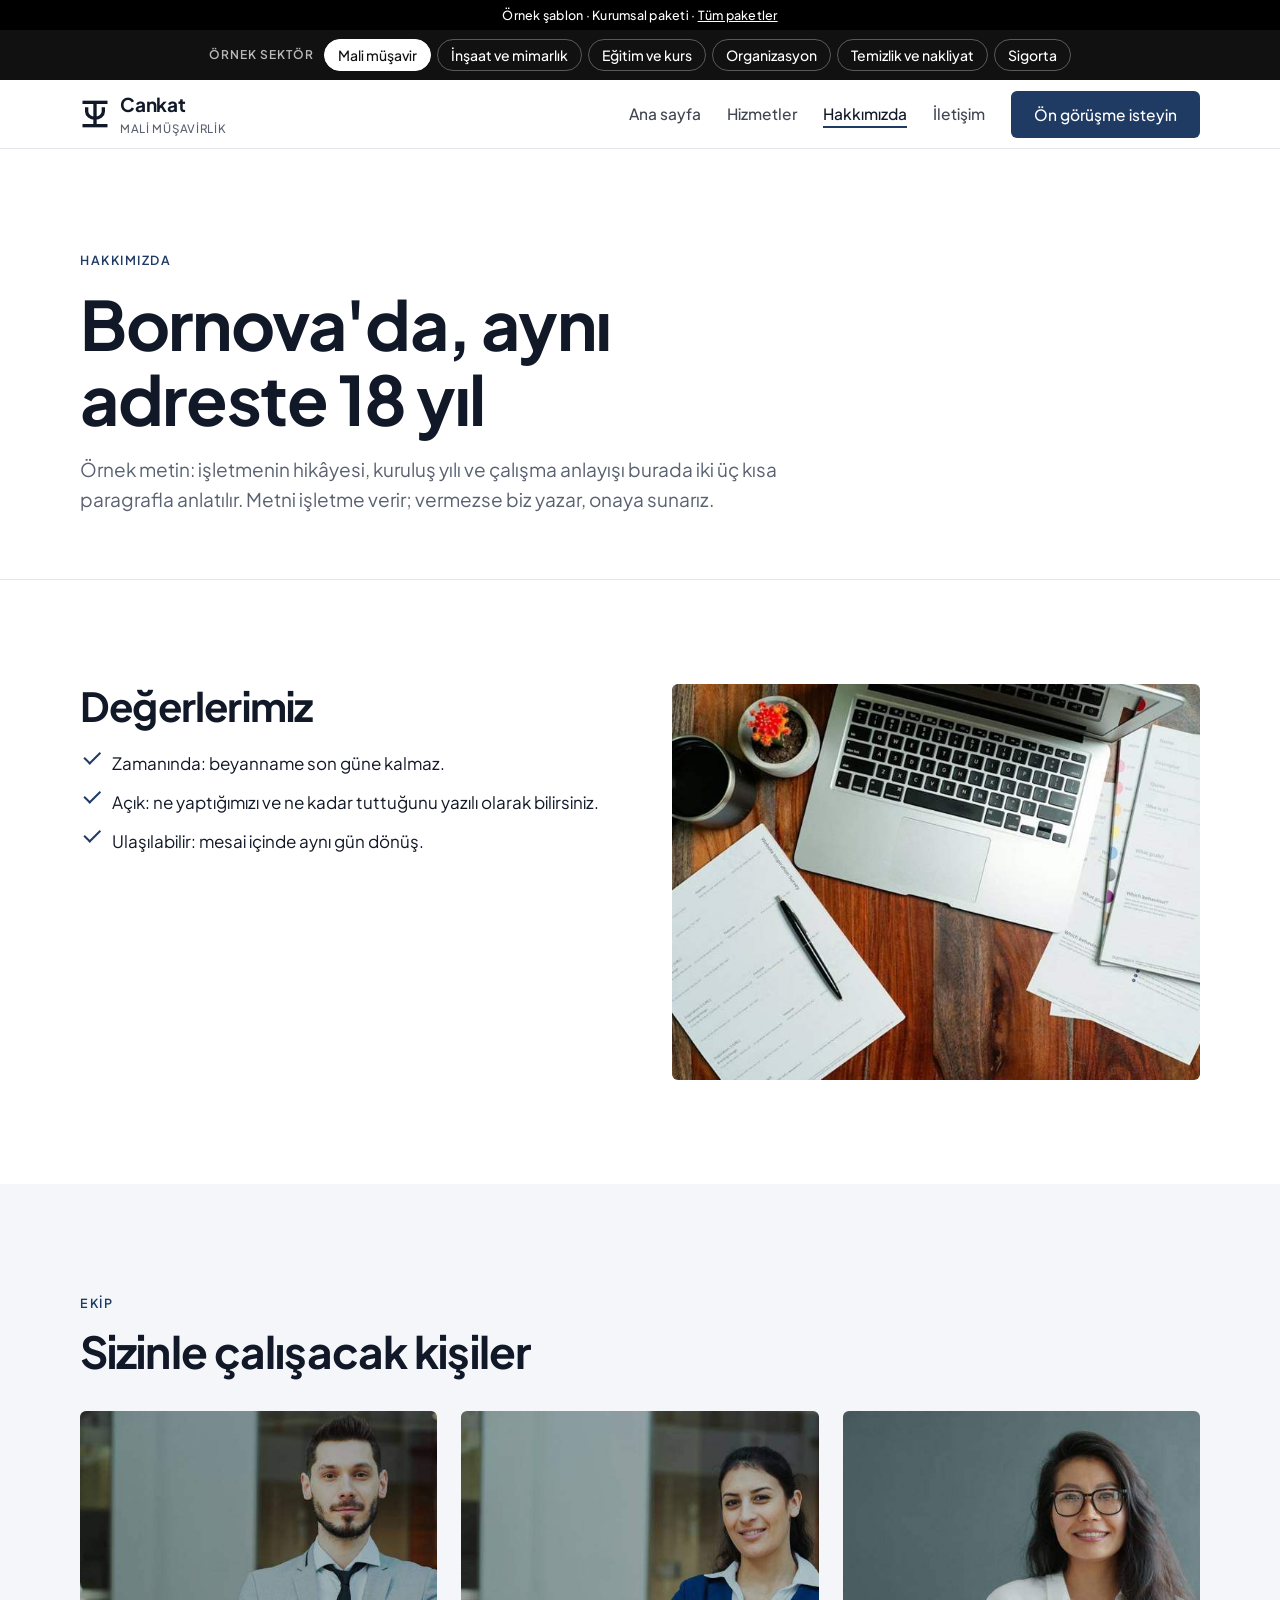
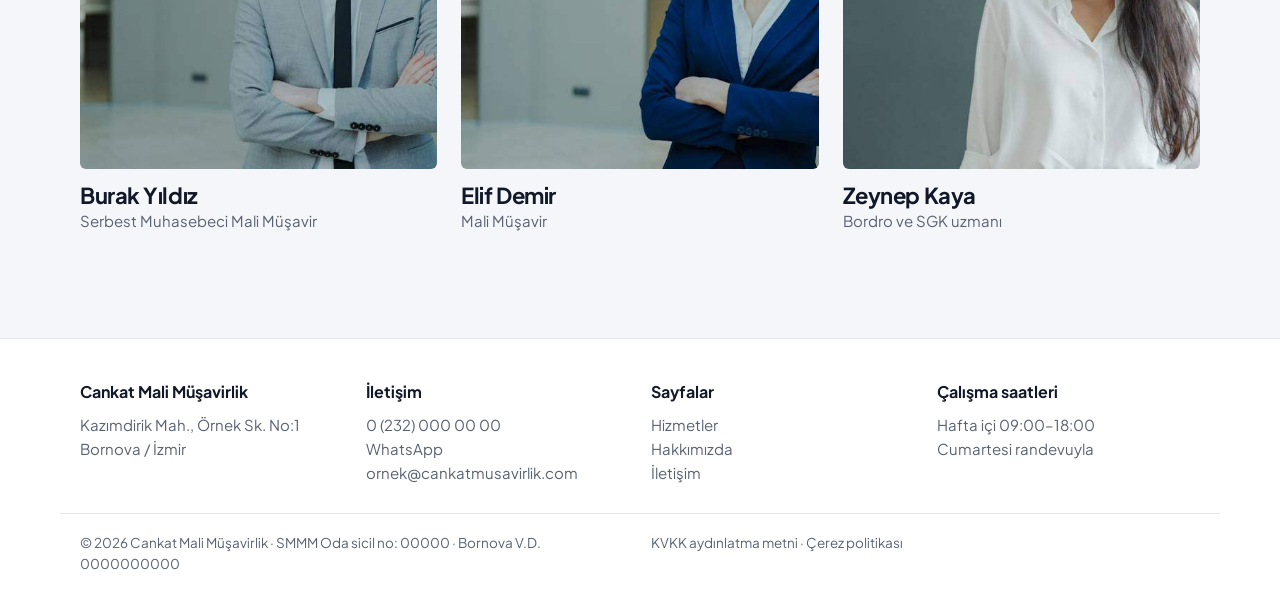
<file: kurumsal/hakkimizda.html>
<!doctype html>
<html lang="tr">
<head>
<meta charset="utf-8">
<meta name="viewport" content="width=device-width,initial-scale=1,viewport-fit=cover">
<title>Hakkımızda · Cankat Mali Müşavirlik</title>
<meta name="description" content="Hakkımızda ve ekibimiz.">
<meta name="robots" content="noindex">
<link rel="icon" href="../assets/logo.svg">
<link rel="preconnect" href="https://fonts.googleapis.com"><link rel="preconnect" href="https://fonts.gstatic.com" crossorigin>
<link rel="stylesheet" href="https://fonts.googleapis.com/css2?family=Plus+Jakarta+Sans:wght@400;500;600;700;800&display=swap">
<link rel="stylesheet" href="../assets/base.css">
<link rel="stylesheet" href="k.css">
</head>
<body>
<div class="demo-bar">Örnek şablon · Kurumsal paketi · <a href="../index.html">Tüm paketler</a></div>
<div class="ku-sek" id="ku-sek"></div>
<header class="site-head">
  <div class="container">
    <a class="brand" href="index.html">
      <svg class="mark" viewBox="14 16 72 68" aria-hidden="true"><g fill="none" stroke="currentColor" stroke-width="8"><path d="M20 22H80"/><path d="M50 22V78"/><path d="M20 78H80"/><path d="M30 34V44a20 16 0 0 0 40 0V34"/></g></svg>
      <span><b data-ku="kisa">Cankat</b><small data-ku="alt">Mali Müşavirlik</small></span>
    </a>
    <button class="menu-btn" aria-expanded="false" aria-controls="nav">Menü</button>
    <nav class="nav" id="nav">
      <a href="index.html">Ana sayfa</a><a href="hizmetler.html">Hizmetler</a><a href="hakkimizda.html" aria-current="page">Hakkımızda</a><a href="iletisim.html">İletişim</a>
      <a class="btn btn-primary" href="iletisim.html" data-ku="cta">Görüşme isteyin</a>
    </nav>
  </div>
</header>
<main>
<section class="page-hero">
  <div class="container">
    <span class="eyebrow">Hakkımızda</span>
    <h1 id="hk-b"></h1>
    <p class="lead">Örnek metin: işletmenin hikâyesi, kuruluş yılı ve çalışma anlayışı burada iki üç kısa paragrafla anlatılır. Metni işletme verir; vermezse biz yazar, onaya sunarız.</p>
  </div>
</section>
<section class="section">
  <div class="container split">
    <div>
      <h2 style="font-size:clamp(28px,4vw,40px)">Değerlerimiz</h2>
      <ul class="checks" id="hk-d"></ul>
    </div>
    <div class="ph"><img id="hk-img" src="../assets/img/k-ofis.jpg" alt="" loading="lazy"></div>
  </div>
</section>
<section class="section" style="background:var(--soft)">
  <div class="container">
    <span class="eyebrow">Ekip</span>
    <h2 style="font-size:clamp(30px,4.5vw,44px);margin-top:12px">Sizinle çalışacak kişiler</h2>
    <div class="team" id="ekip"></div>
  </div>
</section>
</main>
<footer class="site-foot">
  <div class="container">
    <div><b data-ku="ad">Cankat Mali Müşavirlik</b>Kazımdirik Mah., Örnek Sk. No:1<br>Bornova / İzmir</div>
    <div><b>İletişim</b><a href="#" data-demo="call">0 (232) 000 00 00</a><br><a href="#" data-demo="wa">WhatsApp</a><br><span id="ft-mail"></span></div>
    <div><b>Sayfalar</b><a href="hizmetler.html">Hizmetler</a><br><a href="hakkimizda.html">Hakkımızda</a><br><a href="iletisim.html">İletişim</a></div>
    <div><b>Çalışma saatleri</b><span id="ft-saat"></span></div>
  </div>
  <div class="container legal"><span>© <span data-year></span> <span data-ku="ad"></span> · <span id="kunye"></span>Bornova V.D. 0000000000</span><span><a href="#">KVKK aydınlatma metni</a> · <a href="#">Çerez politikası</a></span></div>
</footer>
<div class="quick"><a class="btn btn-primary" href="#" data-demo="call">Ara</a><a class="btn btn-wa" href="#" data-demo="wa">WhatsApp</a></div>
<script src="sektorler.js"></script>
<script>kuUygula();</script>
<script src="../assets/site.js"></script>

</body>
</html>
</file>
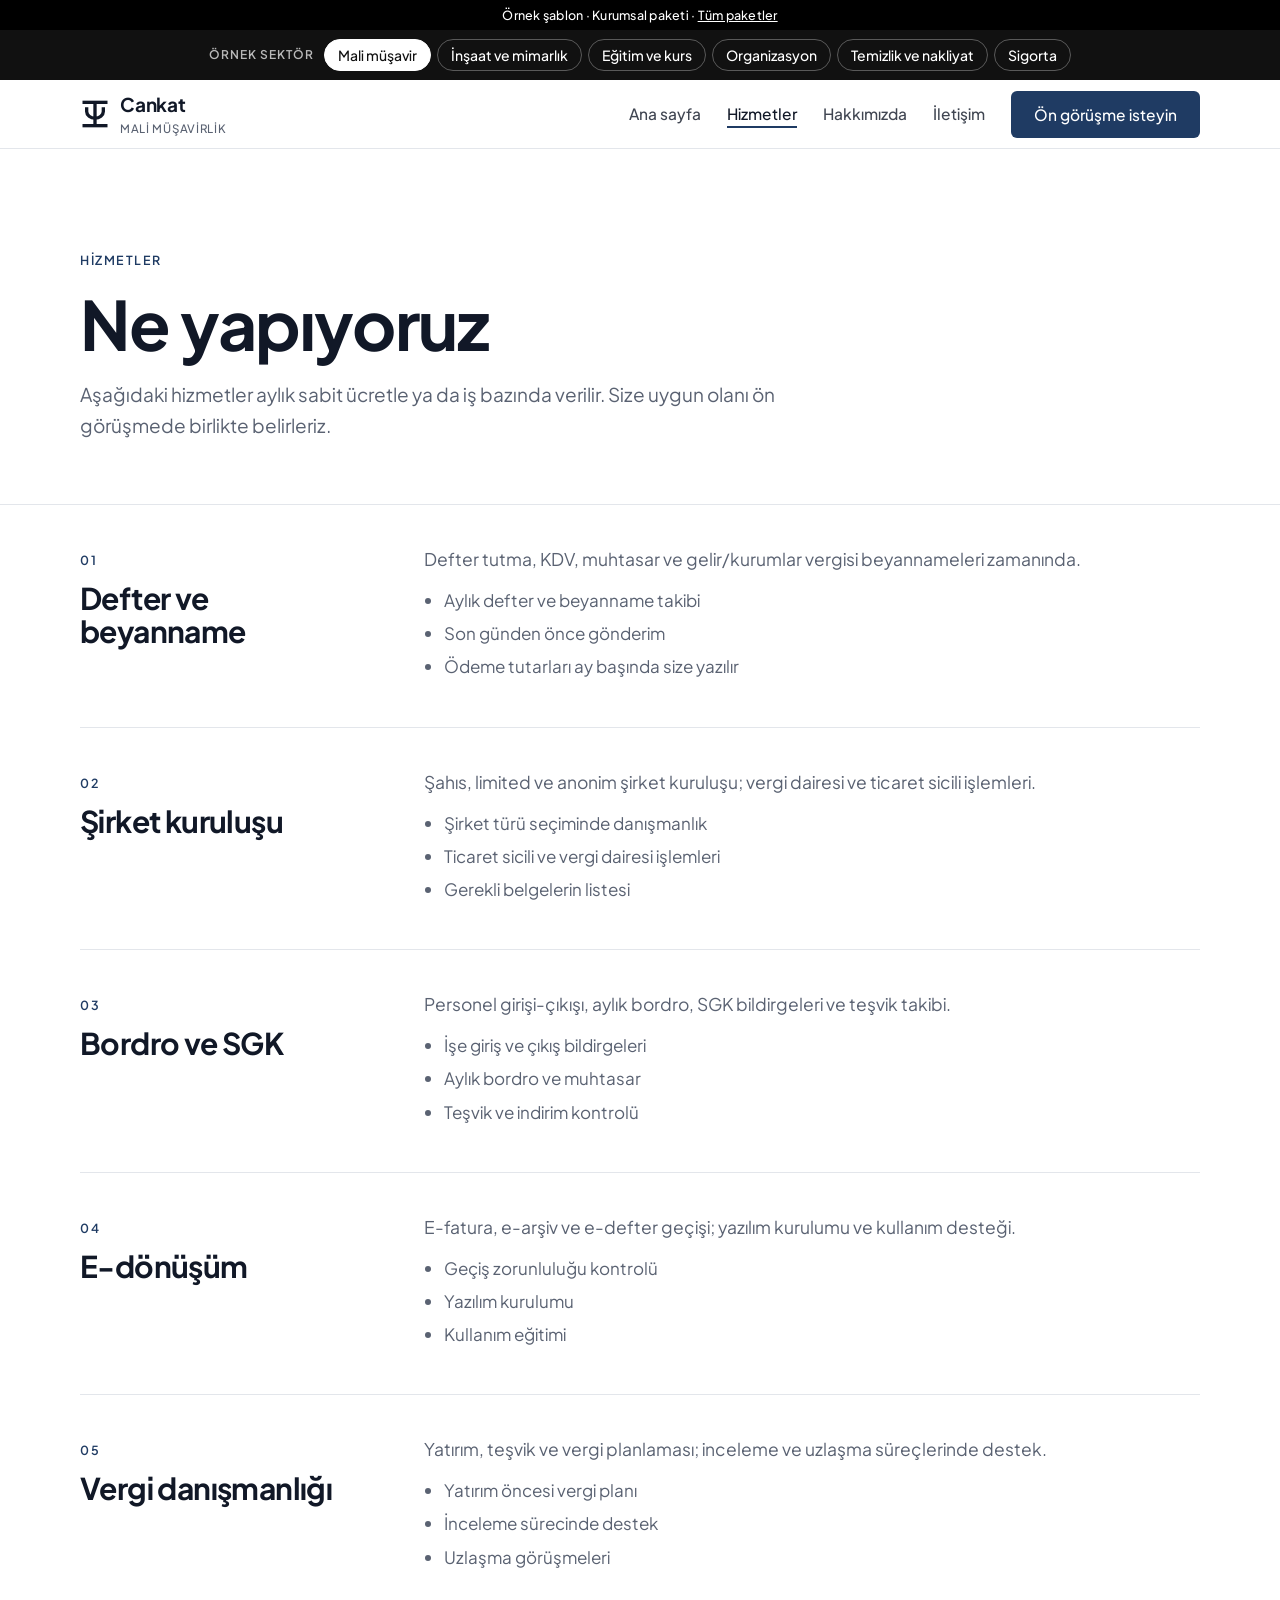
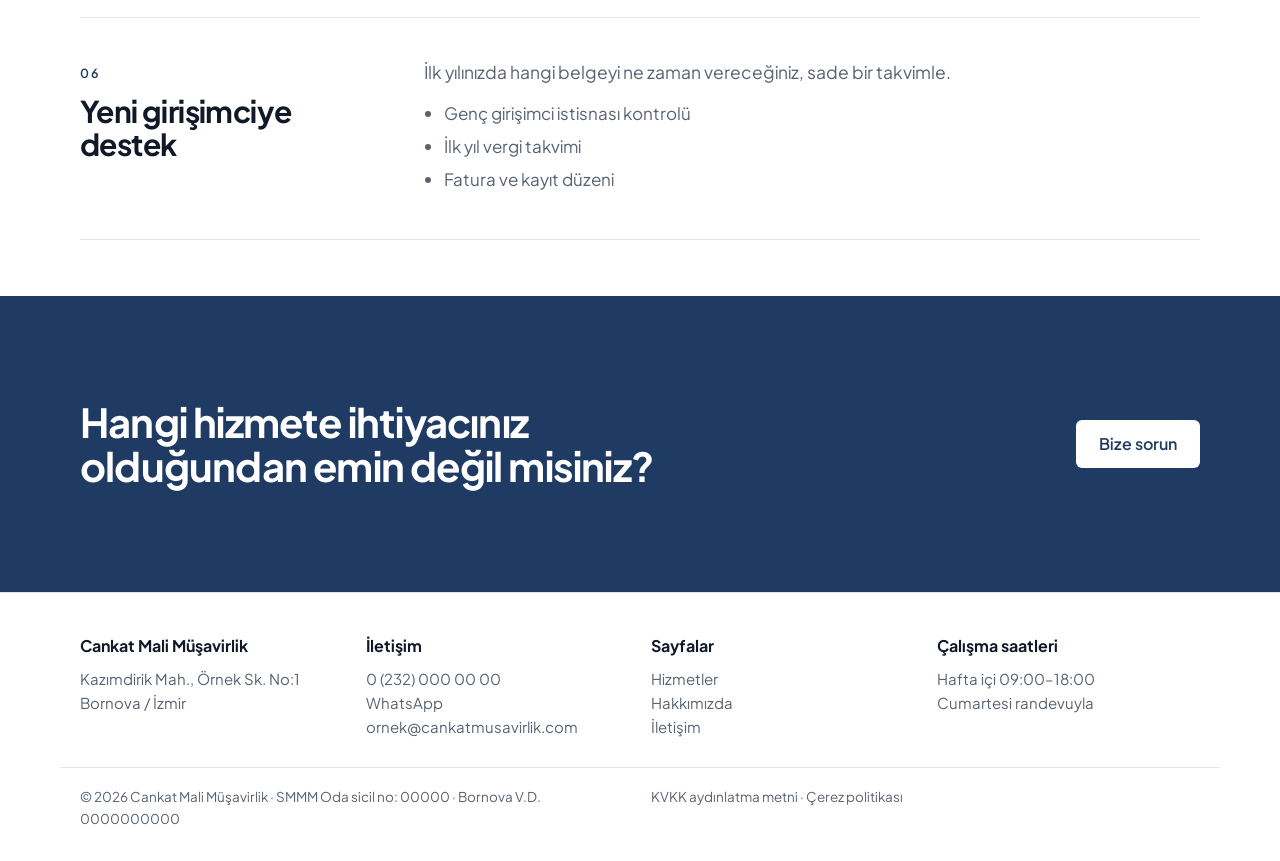
<file: kurumsal/hizmetler.html>
<!doctype html>
<html lang="tr">
<head>
<meta charset="utf-8">
<meta name="viewport" content="width=device-width,initial-scale=1,viewport-fit=cover">
<title>Hizmetler · Cankat Mali Müşavirlik</title>
<meta name="description" content="Hizmetlerimiz.">
<meta name="robots" content="noindex">
<link rel="icon" href="../assets/logo.svg">
<link rel="preconnect" href="https://fonts.googleapis.com"><link rel="preconnect" href="https://fonts.gstatic.com" crossorigin>
<link rel="stylesheet" href="https://fonts.googleapis.com/css2?family=Plus+Jakarta+Sans:wght@400;500;600;700;800&display=swap">
<link rel="stylesheet" href="../assets/base.css">
<link rel="stylesheet" href="k.css">
</head>
<body>
<div class="demo-bar">Örnek şablon · Kurumsal paketi · <a href="../index.html">Tüm paketler</a></div>
<div class="ku-sek" id="ku-sek"></div>
<header class="site-head">
  <div class="container">
    <a class="brand" href="index.html">
      <svg class="mark" viewBox="14 16 72 68" aria-hidden="true"><g fill="none" stroke="currentColor" stroke-width="8"><path d="M20 22H80"/><path d="M50 22V78"/><path d="M20 78H80"/><path d="M30 34V44a20 16 0 0 0 40 0V34"/></g></svg>
      <span><b data-ku="kisa">Cankat</b><small data-ku="alt">Mali Müşavirlik</small></span>
    </a>
    <button class="menu-btn" aria-expanded="false" aria-controls="nav">Menü</button>
    <nav class="nav" id="nav">
      <a href="index.html">Ana sayfa</a><a href="hizmetler.html" aria-current="page">Hizmetler</a><a href="hakkimizda.html">Hakkımızda</a><a href="iletisim.html">İletişim</a>
      <a class="btn btn-primary" href="iletisim.html" data-ku="cta">Görüşme isteyin</a>
    </nav>
  </div>
</header>
<main>
<section class="page-hero">
  <div class="container">
    <span class="eyebrow">Hizmetler</span>
    <h1>Ne yapıyoruz</h1>
    <p class="lead" id="hz-giris"></p>
  </div>
</section>
<div class="container" id="hz-liste"></div>
<section class="section cta" style="margin-top:56px">
  <div class="container">
    <h2>Hangi hizmete ihtiyacınız olduğundan emin değil misiniz?</h2>
    <div class="actions" style="margin:0"><a class="btn btn-primary" href="iletisim.html">Bize sorun</a></div>
  </div>
</section>
</main>
<footer class="site-foot">
  <div class="container">
    <div><b data-ku="ad">Cankat Mali Müşavirlik</b>Kazımdirik Mah., Örnek Sk. No:1<br>Bornova / İzmir</div>
    <div><b>İletişim</b><a href="#" data-demo="call">0 (232) 000 00 00</a><br><a href="#" data-demo="wa">WhatsApp</a><br><span id="ft-mail"></span></div>
    <div><b>Sayfalar</b><a href="hizmetler.html">Hizmetler</a><br><a href="hakkimizda.html">Hakkımızda</a><br><a href="iletisim.html">İletişim</a></div>
    <div><b>Çalışma saatleri</b><span id="ft-saat"></span></div>
  </div>
  <div class="container legal"><span>© <span data-year></span> <span data-ku="ad"></span> · <span id="kunye"></span>Bornova V.D. 0000000000</span><span><a href="#">KVKK aydınlatma metni</a> · <a href="#">Çerez politikası</a></span></div>
</footer>
<div class="quick"><a class="btn btn-primary" href="#" data-demo="call">Ara</a><a class="btn btn-wa" href="#" data-demo="wa">WhatsApp</a></div>
<script src="sektorler.js"></script>
<script>kuUygula();</script>
<script src="../assets/site.js"></script>

</body>
</html>
</file>
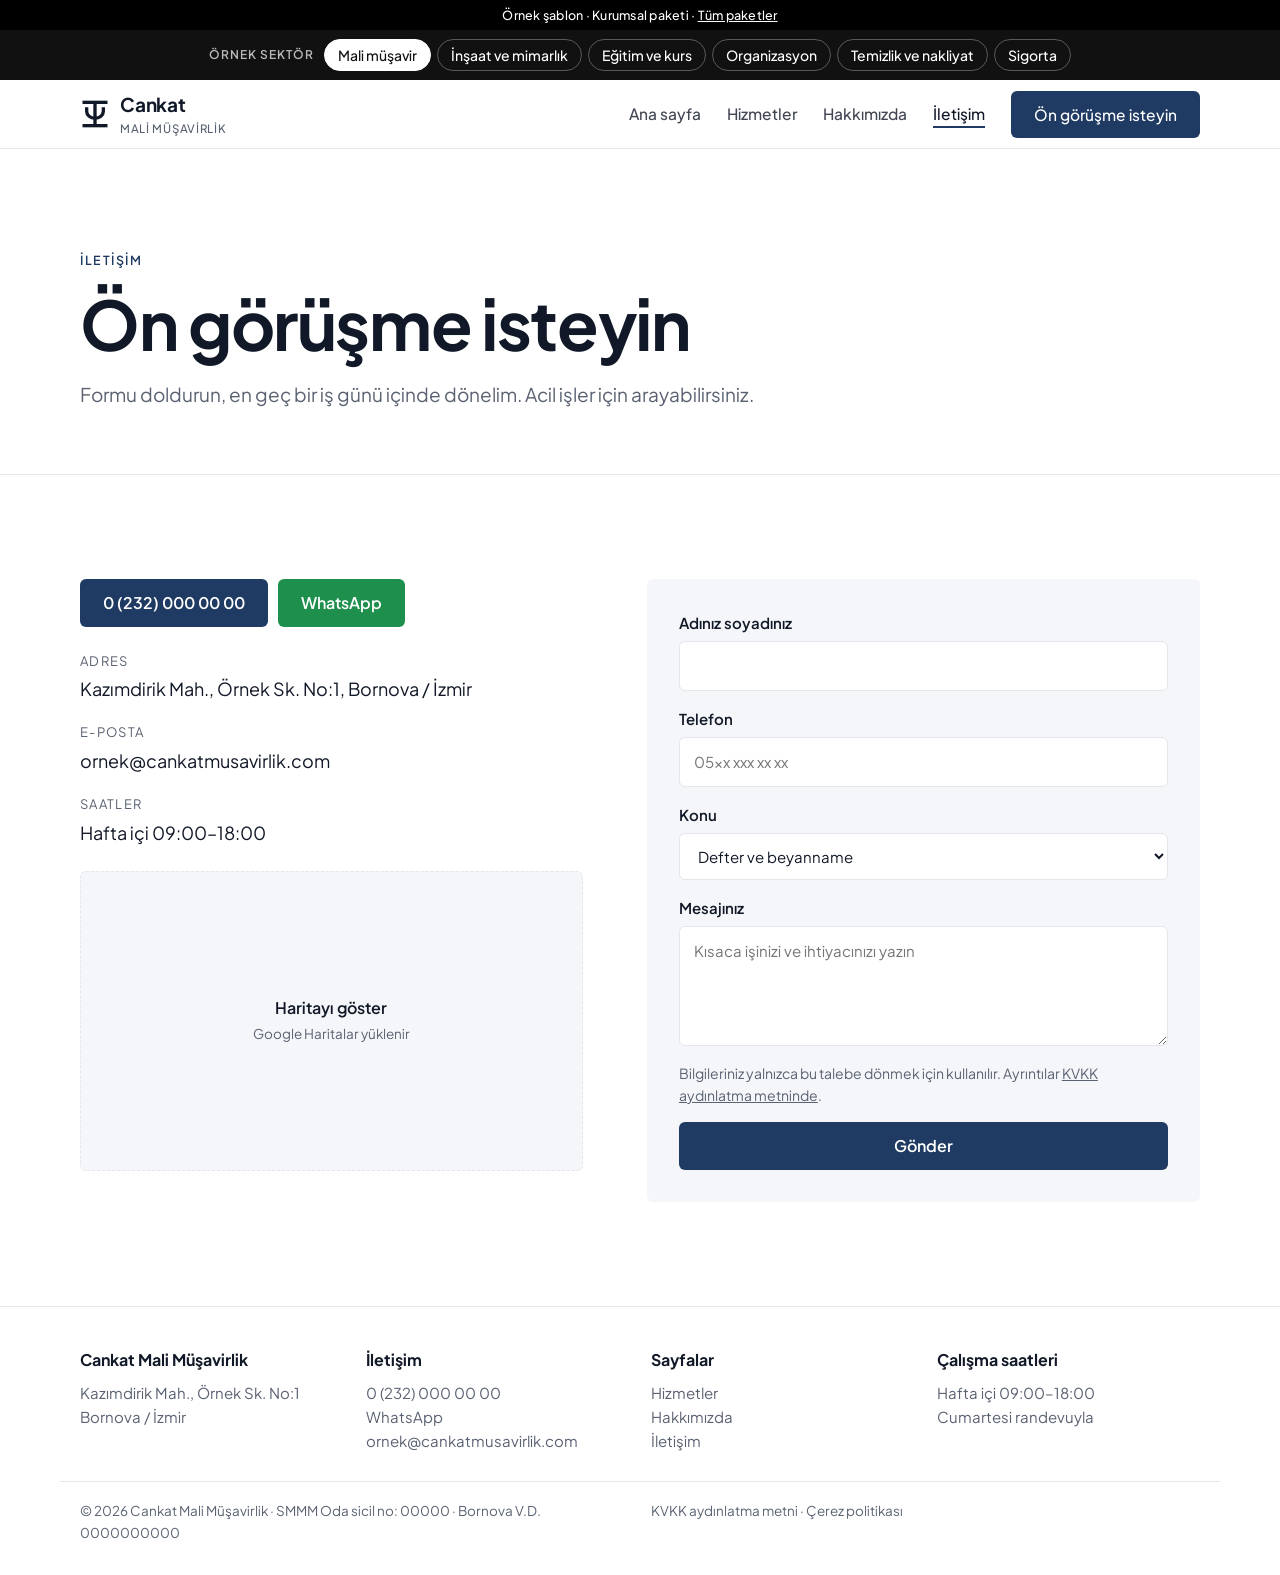
<file: kurumsal/iletisim.html>
<!doctype html>
<html lang="tr">
<head>
<meta charset="utf-8">
<meta name="viewport" content="width=device-width,initial-scale=1,viewport-fit=cover">
<title>İletişim · Cankat Mali Müşavirlik</title>
<meta name="description" content="Bize ulaşın.">
<meta name="robots" content="noindex">
<link rel="icon" href="../assets/logo.svg">
<link rel="preconnect" href="https://fonts.googleapis.com"><link rel="preconnect" href="https://fonts.gstatic.com" crossorigin>
<link rel="stylesheet" href="https://fonts.googleapis.com/css2?family=Plus+Jakarta+Sans:wght@400;500;600;700;800&display=swap">
<link rel="stylesheet" href="../assets/base.css">
<link rel="stylesheet" href="k.css">
</head>
<body>
<div class="demo-bar">Örnek şablon · Kurumsal paketi · <a href="../index.html">Tüm paketler</a></div>
<div class="ku-sek" id="ku-sek"></div>
<header class="site-head">
  <div class="container">
    <a class="brand" href="index.html">
      <svg class="mark" viewBox="14 16 72 68" aria-hidden="true"><g fill="none" stroke="currentColor" stroke-width="8"><path d="M20 22H80"/><path d="M50 22V78"/><path d="M20 78H80"/><path d="M30 34V44a20 16 0 0 0 40 0V34"/></g></svg>
      <span><b data-ku="kisa">Cankat</b><small data-ku="alt">Mali Müşavirlik</small></span>
    </a>
    <button class="menu-btn" aria-expanded="false" aria-controls="nav">Menü</button>
    <nav class="nav" id="nav">
      <a href="index.html">Ana sayfa</a><a href="hizmetler.html">Hizmetler</a><a href="hakkimizda.html">Hakkımızda</a><a href="iletisim.html" aria-current="page">İletişim</a>
      <a class="btn btn-primary" href="iletisim.html" data-ku="cta">Görüşme isteyin</a>
    </nav>
  </div>
</header>
<main>
<section class="page-hero">
  <div class="container">
    <span class="eyebrow">İletişim</span>
    <h1 id="il-b"></h1>
    <p class="lead">Formu doldurun, en geç bir iş günü içinde dönelim. Acil işler için arayabilirsiniz.</p>
  </div>
</section>
<section class="section">
  <div class="container contact">
    <div>
      <div class="actions" style="margin-top:0"><a class="btn btn-primary" href="#" data-demo="call">0 (232) 000 00 00</a><a class="btn btn-wa" href="#" data-demo="wa">WhatsApp</a></div>
      <dl>
        <div><dt>Adres</dt><dd>Kazımdirik Mah., Örnek Sk. No:1, Bornova / İzmir</dd></div>
        <div><dt>E-posta</dt><dd id="il-mail"></dd></div>
        <div><dt>Saatler</dt><dd id="il-saat"></dd></div>
      </dl>
      <iframe class="map" style="margin-top:24px;height:280px" title="Konum haritası" loading="lazy" data-src="https://maps.google.com/maps?q=Kaz%C4%B1mdirik%2C%20Bornova%2C%20%C4%B0zmir&z=15&output=embed"></iframe>
    </div>
    <form id="f" novalidate>
      <label for="ad">Adınız soyadınız<input id="ad" name="ad" required autocomplete="name"></label>
      <label for="tel">Telefon<input id="tel" name="tel" type="tel" required autocomplete="tel" placeholder="05xx xxx xx xx"></label>
      <label for="konu">Konu<select id="konu" name="konu"></select></label>
      <label for="mesaj">Mesajınız<textarea id="mesaj" name="mesaj"></textarea></label>
      <p class="consent" style="display:block;font-size:14px;color:var(--muted)">Bilgileriniz yalnızca bu talebe dönmek için kullanılır. Ayrıntılar <a href="#">KVKK aydınlatma metninde</a>.</p>
      <button class="btn btn-primary" type="submit">Gönder</button>
      <div class="form-ok" id="ok" role="status">Mesajınız alındı. Örnek şablonda form bir yere gönderilmez; gerçek sitede işletmenin e-postasına düşer.</div>
    </form>
  </div>
</section>
</main>
<footer class="site-foot">
  <div class="container">
    <div><b data-ku="ad">Cankat Mali Müşavirlik</b>Kazımdirik Mah., Örnek Sk. No:1<br>Bornova / İzmir</div>
    <div><b>İletişim</b><a href="#" data-demo="call">0 (232) 000 00 00</a><br><a href="#" data-demo="wa">WhatsApp</a><br><span id="ft-mail"></span></div>
    <div><b>Sayfalar</b><a href="hizmetler.html">Hizmetler</a><br><a href="hakkimizda.html">Hakkımızda</a><br><a href="iletisim.html">İletişim</a></div>
    <div><b>Çalışma saatleri</b><span id="ft-saat"></span></div>
  </div>
  <div class="container legal"><span>© <span data-year></span> <span data-ku="ad"></span> · <span id="kunye"></span>Bornova V.D. 0000000000</span><span><a href="#">KVKK aydınlatma metni</a> · <a href="#">Çerez politikası</a></span></div>
</footer>
<div class="quick"><a class="btn btn-primary" href="#" data-demo="call">Ara</a><a class="btn btn-wa" href="#" data-demo="wa">WhatsApp</a></div>
<script src="sektorler.js"></script>
<script>kuUygula();</script>
<script src="../assets/site.js"></script>
<script>
document.getElementById('f').addEventListener('submit', function (e) {
  e.preventDefault(); var f = e.target;
  if (!f.ad.value.trim() || !f.tel.value.trim()) { toast('Ad ve telefon alanlarını doldurun.'); return; }
  document.getElementById('ok').style.display = 'block'; f.querySelector('button').disabled = true;
});
</script>
</body>
</html>
</file>
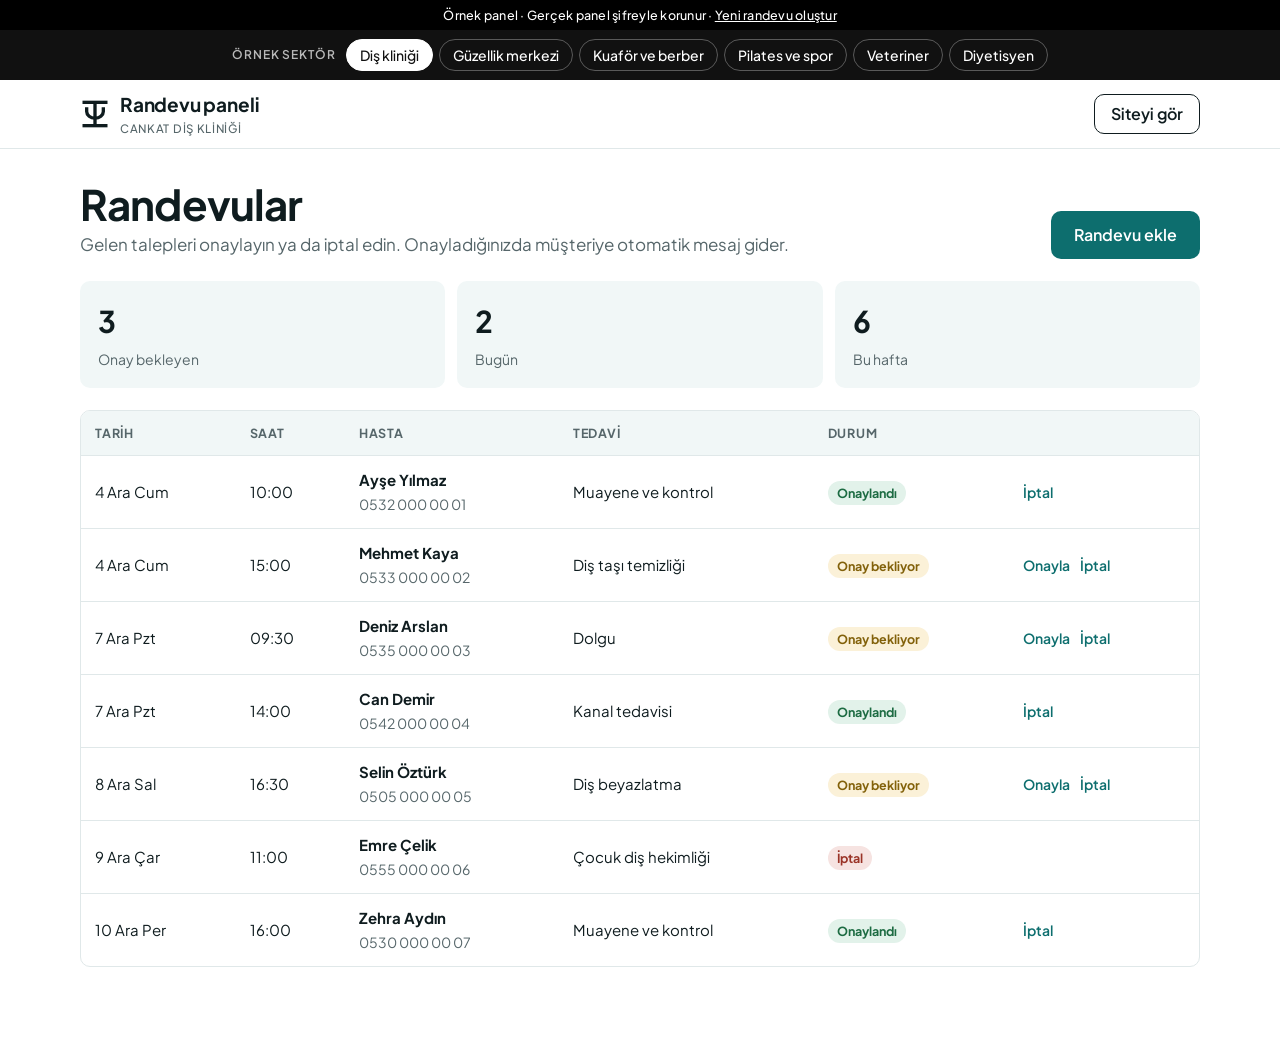
<file: randevulu/panel.html>
<!doctype html>
<html lang="tr">
<head>
<meta charset="utf-8">
<meta name="viewport" content="width=device-width,initial-scale=1,viewport-fit=cover">
<title>Randevu paneli · Cankat Diş Kliniği</title>
<meta name="robots" content="noindex">
<link rel="icon" href="../assets/logo.svg">
<link rel="preconnect" href="https://fonts.googleapis.com"><link rel="preconnect" href="https://fonts.gstatic.com" crossorigin>
<link rel="stylesheet" href="https://fonts.googleapis.com/css2?family=Plus+Jakarta+Sans:wght@400;500;600;700;800&display=swap">
<link rel="stylesheet" href="../assets/base.css">
<link rel="stylesheet" href="r.css">
</head>
<body>
<div class="demo-bar">Örnek panel · Gerçek panel şifreyle korunur · <a href="randevu.html">Yeni randevu oluştur</a></div>
<div class="rv-sek" id="rv-sek"></div>
<header class="site-head">
  <div class="container">
    <a class="brand" href="index.html">
      <svg class="mark" viewBox="14 16 72 68" aria-hidden="true"><g fill="none" stroke="currentColor" stroke-width="8"><path d="M20 22H80"/><path d="M50 22V78"/><path d="M20 78H80"/><path d="M30 34V44a20 16 0 0 0 40 0V34"/></g></svg>
      <span><b>Randevu paneli</b><small data-rv="ad">Cankat Diş Kliniği</small></span>
    </a>
    <a class="btn btn-ghost" href="index.html" style="padding:11px 16px">Siteyi gör</a>
  </div>
</header>
<main class="container pnl">
  <div class="pnl-top">
    <div><h1 style="font-size:clamp(28px,5vw,42px)">Randevular</h1><p style="color:var(--muted);margin-top:4px">Gelen talepleri onaylayın ya da iptal edin. Onayladığınızda müşteriye otomatik mesaj gider.</p></div>
    <a class="btn btn-primary" href="randevu.html">Randevu ekle</a>
  </div>
  <div class="kpis"><div><b id="k1">0</b><span>Onay bekleyen</span></div><div><b id="k2">0</b><span>Bugün</span></div><div><b id="k3">0</b><span>Bu hafta</span></div></div>
  <div class="tbl"><table><thead><tr><th>Tarih</th><th>Saat</th><th data-rv="kisiTerim">Hasta</th><th data-rv="hizmetTerim">Tedavi</th><th>Durum</th><th></th></tr></thead><tbody id="rows"></tbody></table></div>
  <p id="empty" style="color:var(--muted);margin-top:16px" hidden>Henüz randevu yok. <a href="randevu.html">Örnek bir randevu oluşturun</a>, burada görünecek.</p>
</main>
<script src="../assets/site.js"></script>
<script src="data.js"></script>
<script>
rvUygula();
[].forEach.call(document.querySelectorAll('a[href="index.html"], a[href="randevu.html"]'), function(a){ a.href += '?s=' + RV_KEY; });
(function(){
  var $ = function(id){ return document.getElementById(id); };
  var esc = function(s){ return String(s == null ? '' : s).replace(/[&<>"]/g, function(c){ return {'&':'&amp;','<':'&lt;','>':'&gt;','"':'&quot;'}[c]; }); };
  var ST = { bekliyor: ['wait','Onay bekliyor'], onay: ['ok','Onaylandı'], iptal: ['no','İptal'] };
  var iso = function(d){ return d.getFullYear() + '-' + String(d.getMonth()+1).padStart(2,'0') + '-' + String(d.getDate()).padStart(2,'0'); };
  function draw(){
    var list = randevuYukle().sort(function(a,b){ return (a.tarih + a.saat).localeCompare(b.tarih + b.saat); });
    var today = iso(new Date()), wk = new Date(); wk.setDate(wk.getDate() + 7); var wkIso = iso(wk);
    $('k1').textContent = list.filter(function(r){ return r.durum === 'bekliyor'; }).length;
    $('k2').textContent = list.filter(function(r){ return r.tarih === today && r.durum !== 'iptal'; }).length;
    $('k3').textContent = list.filter(function(r){ return r.tarih >= today && r.tarih <= wkIso && r.durum !== 'iptal'; }).length;
    $('empty').hidden = list.length > 0;
    $('rows').innerHTML = list.map(function(r){
      var h = HIZMETLER.filter(function(x){ return x.id === r.hizmet; })[0], st = ST[r.durum] || ST.bekliyor;
      var d = new Date(r.tarih + 'T00:00');
      return '<tr><td>' + d.toLocaleDateString('tr-TR', { day: 'numeric', month: 'short', weekday: 'short' }) + '</td><td>' + esc(r.saat) + '</td><td><b>' + esc(r.ad) + '</b><br><span style="color:var(--muted);font-size:14px">' + esc(r.tel) + '</span></td><td>' + esc(h ? h.ad : r.hizmet) + '</td><td><span class="st ' + st[0] + '">' + st[1] + '</span></td><td style="white-space:nowrap">' +
        (r.durum === 'bekliyor' ? '<button class="lnk" data-a="onay" data-id="' + r.id + '">Onayla</button>' : '') +
        (r.durum !== 'iptal' ? '<button class="lnk" data-a="iptal" data-id="' + r.id + '">İptal</button>' : '') + '</td></tr>';
    }).join('');
  }
  $('rows').addEventListener('click', function(e){
    var b = e.target.closest('[data-a]'); if (!b) return;
    var list = randevuYukle(), r0 = null; list.forEach(function(r){ if (r.id === b.dataset.id) { r.durum = b.dataset.a; r0 = r; } });
    randevuKaydet(list); draw();
    if (!r0) return;
    var g = new Date(r0.tarih + 'T00:00').toLocaleDateString('tr-TR', { day: 'numeric', month: 'long' });
    var sms = b.dataset.a === 'onay'
      ? RV.ad + ': ' + g + ' ' + r0.saat + ' randevunuz onaylandı. Değişiklik için bu mesajı yanıtlayın ya da arayın.'
      : RV.ad + ': ' + g + ' ' + r0.saat + ' randevunuz iptal edildi. Yeni saat için bizi arayın.';
    toast('Müşteriye mesaj gitti (örnek): "' + sms + '"');
  });
  draw();
})();
</script>
</body>
</html>
</file>
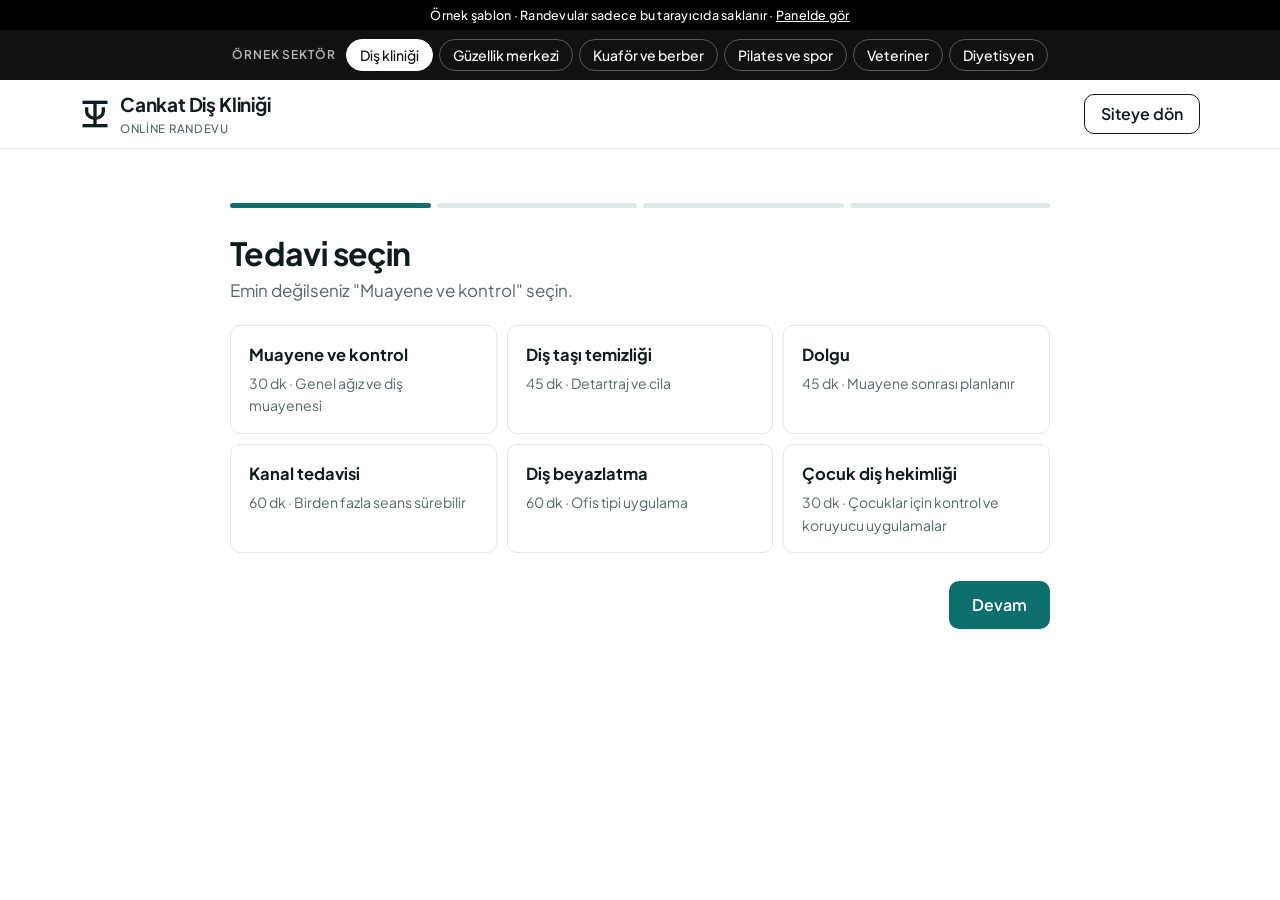
<file: randevulu/randevu.html>
<!doctype html>
<html lang="tr">
<head>
<meta charset="utf-8">
<meta name="viewport" content="width=device-width,initial-scale=1,viewport-fit=cover">
<title>Online randevu · Cankat Diş Kliniği</title>
<meta name="robots" content="noindex">
<link rel="icon" href="../assets/logo.svg">
<link rel="preconnect" href="https://fonts.googleapis.com"><link rel="preconnect" href="https://fonts.gstatic.com" crossorigin>
<link rel="stylesheet" href="https://fonts.googleapis.com/css2?family=Plus+Jakarta+Sans:wght@400;500;600;700;800&display=swap">
<link rel="stylesheet" href="../assets/base.css">
<link rel="stylesheet" href="r.css">
</head>
<body>
<div class="demo-bar">Örnek şablon · Randevular sadece bu tarayıcıda saklanır · <a href="panel.html">Panelde gör</a></div>
<div class="rv-sek" id="rv-sek"></div>
<header class="site-head">
  <div class="container">
    <a class="brand" href="index.html">
      <svg class="mark" viewBox="14 16 72 68" aria-hidden="true"><g fill="none" stroke="currentColor" stroke-width="8"><path d="M20 22H80"/><path d="M50 22V78"/><path d="M20 78H80"/><path d="M30 34V44a20 16 0 0 0 40 0V34"/></g></svg>
      <span><b data-rv="ad">Cankat Diş Kliniği</b><small>Online randevu</small></span>
    </a>
    <a class="btn btn-ghost" href="index.html" style="padding:11px 16px">Siteye dön</a>
  </div>
</header>

<main class="container">
  <div class="book">
    <div class="steps" aria-hidden="true"><span></span><span></span><span></span><span></span></div>

    <section class="step" data-s="1">
      <h2 id="t-sec"></h2><p data-rv="ipucu"></p>
      <div class="opts" id="hizmet"></div>
    </section>

    <section class="step" data-s="2" hidden>
      <h2>Gün ve saat</h2><p id="gun-not">Üstü çizili saatler dolu.</p>
      <div class="days" id="days"></div>
      <div class="slots" id="slots"></div>
    </section>

    <section class="step" data-s="3" hidden>
      <h2>Bilgileriniz</h2><p>Randevu onayı bu numaraya mesajla gönderilir.</p>
      <div class="fields">
        <label for="ad">Ad soyad<input id="ad" autocomplete="name"></label>
        <label for="tel">Telefon<input id="tel" type="tel" autocomplete="tel" placeholder="05xx xxx xx xx"></label>
        <label for="not">Not (isteğe bağlı)<textarea id="not" rows="3" placeholder="Örn. sabah saatleri uygun"></textarea></label>
        <p class="consent" style="display:block;font-size:14px;color:var(--muted)">Bilgileriniz yalnızca randevunuz için kullanılır. Ayrıntılar <a href="#">KVKK aydınlatma metninde</a>.</p>
      </div>
    </section>

    <section class="step" data-s="4" hidden>
      <h2>Kontrol edin</h2><p>Bilgiler doğruysa randevuyu onaylayın.</p>
      <dl class="summary" id="sum"></dl>
    </section>

    <section class="step done" data-s="5" hidden>
      <div class="tick"></div>
      <h2>Randevu talebiniz alındı</h2>
      <p style="color:var(--muted);margin-top:10px" id="done-text"></p>
      <div class="actions" style="justify-content:center"><a class="btn btn-primary" href="index.html">Ana sayfa</a><a class="btn btn-ghost" href="panel.html" id="pnl-link">Yönetim paneli (örnek)</a></div>
    </section>

    <div class="nav-btns" id="navb">
      <button class="btn btn-ghost" id="back" type="button">Geri</button>
      <button class="btn btn-primary" id="next" type="button">Devam</button>
    </div>
  </div>
</main>

<script src="../assets/site.js"></script>
<script src="data.js"></script>
<script>
(function(){
  var $ = function(id){ return document.getElementById(id); };
  var esc = function(s){ return String(s).replace(/[&<>"]/g, function(c){ return {'&':'&amp;','<':'&lt;','>':'&gt;','"':'&quot;'}[c]; }); };
  var GUN = ['Paz','Pzt','Sal','Çar','Per','Cum','Cmt'], AY = ['Oca','Şub','Mar','Nis','May','Haz','Tem','Ağu','Eyl','Eki','Kas','Ara'];
  var s = 1, sel = { h: new URLSearchParams(location.search).get('h'), tarih: null, saat: null };
  var iso = function(d){ return d.getFullYear() + '-' + String(d.getMonth()+1).padStart(2,'0') + '-' + String(d.getDate()).padStart(2,'0'); };
  var nice = function(t){ var d = new Date(t + 'T00:00'); return d.getDate() + ' ' + AY[d.getMonth()] + ' ' + ['Pazar','Pazartesi','Salı','Çarşamba','Perşembe','Cuma','Cumartesi'][d.getDay()]; };

  rvUygula();
  $('t-sec').textContent = RV.hizmetTerim + ' seçin';
  $('gun-not').textContent = (RV.pazar ? '' : 'Pazar günleri kapalıyız. ') + 'Üstü çizili saatler dolu.';
  [].forEach.call(document.querySelectorAll('a[href="index.html"], a[href="panel.html"]'), function(a){ a.href += '?s=' + RV_KEY; });
  $('hizmet').innerHTML = HIZMETLER.map(function(h){ return '<button class="opt" data-h="' + h.id + '" aria-pressed="' + (sel.h === h.id) + '"><b>' + esc(h.ad) + '</b><span>' + h.sure + ' dk · ' + esc(h.not) + '</span></button>'; }).join('');
  $('hizmet').addEventListener('click', function(e){ var b = e.target.closest('.opt'); if(!b) return; sel.h = b.dataset.h; [].forEach.call(this.children, function(c){ c.setAttribute('aria-pressed', c === b); }); });

  var days = [], t = new Date(); t.setHours(0,0,0,0);
  for (var i = 0; i < 14; i++) { var d = new Date(t); d.setDate(t.getDate() + i); days.push(d); }
  $('days').innerHTML = days.map(function(d){ var closed = d.getDay() === 0 && !RV.pazar; return '<button class="day" data-t="' + iso(d) + '"' + (closed ? ' disabled' : '') + ' aria-pressed="false"><small>' + GUN[d.getDay()] + '</small><b>' + d.getDate() + '</b><small>' + AY[d.getMonth()] + '</small></button>'; }).join('');
  function slots(){
    if (!sel.tarih) { $('slots').innerHTML = '<p style="color:var(--muted);grid-column:1/-1">Önce bir gün seçin.</p>'; return; }
    var dt = new Date(sel.tarih + 'T00:00'), sat = dt.getDay() === 6, now = new Date(), son = dt.getDay() === 0 ? '17:00' : sat ? RV.cumartesi : '99:99';
    $('slots').innerHTML = SAATLER.filter(function(h){ return h < son; }).map(function(h){
      var past = sel.tarih === iso(now) && h <= String(now.getHours()).padStart(2,'0') + ':' + String(now.getMinutes()).padStart(2,'0');
      var full = past || doluMu(sel.tarih, h);
      return '<button class="slot" data-saat="' + h + '"' + (full ? ' disabled aria-label="' + h + ' dolu"' : '') + ' aria-pressed="' + (sel.saat === h) + '">' + h + '</button>';
    }).join('');
  }
  $('days').addEventListener('click', function(e){ var b = e.target.closest('.day'); if(!b || b.disabled) return; sel.tarih = b.dataset.t; sel.saat = null; [].forEach.call(this.children, function(c){ c.setAttribute('aria-pressed', c === b); }); slots(); });
  $('slots').addEventListener('click', function(e){ var b = e.target.closest('.slot'); if(!b || b.disabled) return; sel.saat = b.dataset.saat; [].forEach.call(this.children, function(c){ if (c.setAttribute) c.setAttribute('aria-pressed', c === b); }); });
  slots();

  function show(){
    document.querySelectorAll('.step').forEach(function(x){ x.hidden = +x.dataset.s !== s; });
    document.querySelectorAll('.steps span').forEach(function(x, i){ x.classList.toggle('on', i < s); });
    $('back').style.visibility = s > 1 && s < 5 ? 'visible' : 'hidden';
    $('navb').hidden = s === 5;
    $('next').textContent = s === 4 ? 'Randevuyu onayla' : 'Devam';
    if (s === 4) {
      var h = HIZMETLER.filter(function(x){ return x.id === sel.h; })[0];
      $('sum').innerHTML = '<dt>' + RV.hizmetTerim + '</dt><dd>' + esc(h.ad) + '</dd><dt>Tarih</dt><dd>' + nice(sel.tarih) + '</dd><dt>Saat</dt><dd>' + sel.saat + '</dd><dt>Ad soyad</dt><dd>' + esc($('ad').value) + '</dd><dt>Telefon</dt><dd>' + esc($('tel').value) + '</dd>';
    }
    window.scrollTo({ top: 0 });
  }
  $('next').addEventListener('click', function(){
    if (s === 1 && !sel.h) return toast('Bir ' + RV.hizmetTerim.toLocaleLowerCase('tr') + ' seçin.');
    if (s === 2 && (!sel.tarih || !sel.saat)) return toast('Gün ve saat seçin.');
    if (s === 3) {
      if (!$('ad').value.trim() || $('tel').value.replace(/\D/g,'').length < 10) return toast('Ad soyad ve geçerli bir telefon girin.');
    }
    if (s === 4) {
      var list = randevuYukle();
      list.push({ id: 'r' + Date.now(), hizmet: sel.h, tarih: sel.tarih, saat: sel.saat, ad: $('ad').value.trim(), tel: $('tel').value.trim(), not: $('not').value.trim(), durum: 'bekliyor', olusturma: new Date().toISOString() });
      randevuKaydet(list);
      $('done-text').textContent = nice(sel.tarih) + ', saat ' + sel.saat + '. Gerçek sitede ' + RV.kisa.toLocaleLowerCase('tr') + ' onaylayınca size mesaj gelir.';
    }
    s++; show();
  });
  $('back').addEventListener('click', function(){ if (s > 1) { s--; show(); } });
  if (sel.h && HIZMETLER.some(function(x){ return x.id === sel.h; })) s = 2;
  show();
})();
</script>
</body>
</html>
</file>
<file: assets/base.css>
/* Ortak temel: tüm şablonlar bu dosyayı kullanır. Renk ve yazı tipleri her şablonun kendi :root bloğundan gelir. */
*,*::before,*::after{box-sizing:border-box}
html{-webkit-text-size-adjust:100%;scroll-behavior:smooth}
@media (prefers-reduced-motion:reduce){html{scroll-behavior:auto}*{transition:none!important;animation:none!important}}
body{margin:0;background:var(--bg);color:var(--ink);font:400 17px/1.6 var(--f-body);-webkit-font-smoothing:antialiased}
img{max-width:100%;display:block}
[hidden]{display:none!important}
a{color:inherit}
h1,h2,h3{font-family:var(--f-display);line-height:1.1;margin:0;text-wrap:balance}
p{margin:0}
:focus-visible{outline:2px solid var(--accent);outline-offset:3px}

.container{width:100%;max-width:1160px;margin:0 auto;padding-left:max(20px,env(safe-area-inset-left,0px));padding-right:max(20px,env(safe-area-inset-right,0px))}

/* Örnek şablon şeridi */
.demo-bar{background:#000;color:#fff;font:500 12.5px/1.3 var(--f-body);text-align:center;padding:7px 16px;letter-spacing:.02em}
.demo-bar a{color:#fff}

/* Üst bar */
.site-head{position:sticky;top:0;z-index:20;background:var(--head-bg,var(--bg));border-bottom:1px solid var(--line)}
.site-head .container{display:flex;align-items:center;justify-content:space-between;gap:16px;min-height:68px}
.brand{display:flex;align-items:center;gap:10px;text-decoration:none;color:var(--ink)}
.brand .mark{width:30px;height:30px;color:var(--ink);flex:none}
.brand b{font:700 19px/1 var(--f-display);letter-spacing:-.01em}
.brand small{display:block;font:500 11.5px/1.2 var(--f-body);color:var(--muted);letter-spacing:.06em;text-transform:uppercase;margin-top:3px}
.nav{display:flex;align-items:center;gap:26px}
.nav a{text-decoration:none;font-weight:500;font-size:15.5px;color:var(--ink);opacity:.8}
.nav a:hover,.nav a[aria-current="page"]{opacity:1}
.nav a[aria-current="page"]{text-decoration:underline;text-underline-offset:6px;text-decoration-thickness:2px;text-decoration-color:var(--accent)}
.menu-btn{display:none;background:none;border:1px solid var(--line);color:var(--ink);font:600 14px/1 var(--f-body);padding:10px 12px;border-radius:var(--radius-sm);cursor:pointer}
@media (max-width:820px){
  .menu-btn{display:block}
  .nav{display:none;position:absolute;left:0;right:0;top:100%;background:var(--bg);flex-direction:column;align-items:stretch;gap:0;border-bottom:1px solid var(--line);padding:8px max(20px,env(safe-area-inset-left,0px)) 16px}
  .nav.open{display:flex}
  .nav a{padding:12px 0;border-bottom:1px solid var(--line);opacity:1}
  .nav .btn{margin-top:12px;text-align:center}
}

/* Düğmeler */
.btn{display:inline-flex;align-items:center;justify-content:center;gap:8px;font:600 16px/1 var(--f-body);text-decoration:none;padding:15px 22px;border-radius:var(--radius-sm);border:1.5px solid transparent;cursor:pointer;transition:transform .15s ease,background .15s ease}
.btn:active{transform:translateY(1px)}
.btn-primary{background:var(--accent);color:var(--on-accent)}
.btn-primary:hover{background:var(--accent-dark)}
.btn-ghost{border-color:var(--ink);color:var(--ink);background:transparent}
.btn-ghost:hover{background:var(--ink);color:var(--bg)}
.btn-wa{background:#1f8f4e;color:#fff}
.btn svg{width:18px;height:18px;flex:none}

/* Görsel alanı (şablonda fotoğraf yerine) */
.ph{position:relative;background:var(--ph-bg);color:var(--muted);border-radius:var(--radius);overflow:hidden;display:grid;place-items:center;min-height:180px;font:500 13px/1.3 var(--f-body);letter-spacing:.06em;text-transform:uppercase;text-align:center;padding:16px}
.ph::before{content:"";position:absolute;inset:0;background:repeating-linear-gradient(135deg,transparent 0 14px,var(--ph-line) 14px 15px);opacity:.6}
.ph span{position:relative;background:var(--ph-bg);padding:6px 10px;border-radius:4px}

/* Bölümler */
.section{padding-block:clamp(56px,9vw,104px)}
.eyebrow{font:600 12.5px/1 var(--f-body);letter-spacing:.12em;text-transform:uppercase;color:var(--accent)}
.lead{font-size:19px;color:var(--muted);max-width:56ch}

/* Mobil hızlı iletişim çubuğu */
.quick{position:fixed;left:0;right:0;bottom:0;z-index:30;display:none;gap:8px;background:var(--bg);border-top:1px solid var(--line);padding:10px max(12px,env(safe-area-inset-left,0px)) calc(10px + env(safe-area-inset-bottom,0px))}
.quick .btn{flex:1;padding:14px 10px;font-size:15px}
@media (max-width:820px){.quick{display:flex}body{padding-bottom:76px}}

/* Alt bilgi */
.site-foot{border-top:1px solid var(--line);padding-block:40px 32px;font-size:15px;color:var(--muted)}
.site-foot .container{display:grid;gap:22px;grid-template-columns:repeat(auto-fit,minmax(200px,1fr))}
.site-foot b{display:block;color:var(--ink);font-family:var(--f-display);font-size:16px;margin-bottom:8px}
.site-foot a{text-decoration:none}
.site-foot a:hover{text-decoration:underline}
.legal{border-top:1px solid var(--line);margin-top:28px;padding-top:18px;font-size:13.5px;display:flex;flex-wrap:wrap;gap:8px 18px;justify-content:space-between}

/* Bildirim */
.toast{position:fixed;left:50%;bottom:96px;transform:translateX(-50%) translateY(20px);background:#000;color:#fff;font:500 14.5px/1.4 var(--f-body);padding:12px 18px;border-radius:8px;opacity:0;pointer-events:none;transition:opacity .2s,transform .2s;z-index:50;max-width:calc(100vw - 32px);text-align:center}
.toast.show{opacity:1;transform:translateX(-50%) translateY(0)}

.map{border:0;width:100%;height:100%;min-height:300px;border-radius:var(--radius);filter:grayscale(.3)}
.visually-hidden{position:absolute;width:1px;height:1px;overflow:hidden;clip:rect(0 0 0 0);white-space:nowrap}
.nav a.btn{opacity:1;text-decoration:none}
.nav a.btn-primary{color:var(--on-accent)}
.nav a.btn-wa{color:#fff}
.nav a.btn-ghost{color:var(--ink)}

/* Görsel alanına fotoğraf konunca: kutuyu doldurur, desen kalkar */
.ph:has(img){padding:0;background:var(--ph-bg)}
.ph:has(img)::before{display:none}
.ph img{position:absolute;inset:0;width:100%;height:100%;object-fit:cover}

/* Tıklayınca yüklenen harita */
.map-load{width:100%;min-height:300px;border:1px dashed var(--line);border-radius:var(--radius);background:var(--soft);color:var(--ink);display:grid;place-content:center;gap:6px;text-align:center;cursor:pointer;font:inherit}
.map-load b{font:600 16px/1.2 var(--f-body)}
.map-load span{font-size:13.5px;color:var(--muted)}
.map-load:hover{border-style:solid}
</file>
<file: katalog/c.css>
/* KATALOG — örnek: restoran menüsü. Aynı yapı ürün ve ilan listesi için de kullanılır. */
:root{
  --bg:#15110e; --ink:#f3ebdf; --muted:#b2a492; --line:#352b24;
  --accent:#e2733b; --accent-dark:#c95f2a; --on-accent:#1a0f08;
  --soft:#1e1814; --card:#211a15; --ph-bg:#2a211b; --ph-line:#3a2e26;
  --radius:6px; --radius-sm:4px;
  --f-display:"Plus Jakarta Sans",system-ui,-apple-system,"Segoe UI",Roboto,Arial,sans-serif;
  --f-body:"Plus Jakarta Sans",system-ui,-apple-system,"Segoe UI",Roboto,Arial,sans-serif;
  color-scheme:dark;
}
h1,h2,h3{font-weight:700;letter-spacing:-.02em}
.site-head{background:rgba(21,17,14,.92);backdrop-filter:blur(10px)}
.brand .mark{color:var(--accent)}

/* Kapak */
.r-hero{position:relative;min-height:min(78svh,720px);display:grid;align-items:end;overflow:hidden;isolation:isolate}
.r-hero img{position:absolute;inset:0;width:100%;height:100%;object-fit:cover;z-index:-2}
.r-hero::after{content:"";position:absolute;inset:0;z-index:-1;background:linear-gradient(180deg,rgba(21,17,14,.15) 0%,rgba(21,17,14,.35) 45%,rgba(21,17,14,.96) 100%)}
.r-hero .container{padding-block:clamp(48px,10vw,96px) clamp(32px,6vw,56px)}
.r-hero h1{font-size:clamp(46px,9vw,104px);line-height:.95;margin:14px 0 18px;max-width:11ch}
.r-hero h1 em{font-style:normal;color:var(--accent)}
.r-hero .lead{color:#e6dccd}
.facts{display:flex;flex-wrap:wrap;gap:8px 22px;margin:22px 0 26px;font-size:15px;color:#e6dccd}
.facts span{display:inline-flex;align-items:center;gap:8px}
.facts .dot{width:8px;height:8px;border-radius:50%;background:#5bc27a;box-shadow:0 0 0 4px rgba(91,194,122,.18)}
.hero-cta{display:flex;flex-wrap:wrap;gap:10px}
.btn-ghost{border-color:rgba(243,235,223,.55)}

/* Şefin önerileri */
.picks{padding-block:clamp(48px,8vw,88px) 8px}
.sec-head{display:flex;justify-content:space-between;align-items:end;gap:16px;flex-wrap:wrap;margin-bottom:22px}
.sec-head h2{font-size:clamp(30px,5vw,48px)}
.sec-head p{color:var(--muted);max-width:40ch}
.rail{display:grid;grid-auto-flow:column;grid-auto-columns:minmax(240px,1fr);gap:16px;overflow-x:auto;scroll-snap-type:x mandatory;padding-bottom:10px;scrollbar-width:thin}
.pick{all:unset;cursor:pointer;scroll-snap-align:start;position:relative;aspect-ratio:4/5;border-radius:var(--radius);overflow:hidden;display:flex;align-items:end;isolation:isolate}
.pick img{position:absolute;inset:0;width:100%;height:100%;object-fit:cover;z-index:-2;transition:transform .5s cubic-bezier(.2,.7,.2,1)}
.pick::after{content:"";position:absolute;inset:0;z-index:-1;background:linear-gradient(180deg,transparent 45%,rgba(15,11,8,.92))}
.pick:hover img{transform:scale(1.04)}
.pick:focus-visible{outline:2px solid var(--accent);outline-offset:3px}
.pick div{padding:18px;width:100%;display:flex;justify-content:space-between;align-items:end;gap:10px}
.pick h3{font-size:24px;line-height:1.05}
.pick b{font:600 17px/1 var(--f-body);white-space:nowrap;color:var(--accent)}

/* Menü araç çubuğu */
.menu-bar{position:sticky;top:69px;z-index:10;background:rgba(21,17,14,.94);backdrop-filter:blur(10px);border-block:1px solid var(--line);margin-top:clamp(40px,6vw,64px)}
.cats{display:flex;gap:4px;overflow-x:auto;scrollbar-width:none;padding-block:10px}
.cats::-webkit-scrollbar{display:none}
.cats a{flex:none;text-decoration:none;font:500 15px/1 var(--f-body);padding:10px 14px;border-radius:999px;color:var(--muted);transition:background .2s,color .2s}
.cats a:hover{color:var(--ink)}
.cats a.on{background:var(--ink);color:var(--bg)}
.filters{display:flex;flex-wrap:wrap;gap:8px;align-items:center;padding-block:0 12px}
.tog{font:500 14px/1 var(--f-body);padding:8px 12px;border:1px solid var(--line);background:transparent;color:var(--ink);border-radius:999px;cursor:pointer}
.tog[aria-pressed="true"]{border-color:var(--accent);background:rgba(226,115,59,.14);color:#ffd9c4}
.search{flex:1 1 120px;min-width:0;font:inherit;font-size:15px;padding:8px 14px;border:1px solid var(--line);border-radius:999px;background:var(--soft);color:var(--ink)}
.search::placeholder{color:var(--muted)}

/* Menü listesi */
.menu{padding-block:8px 40px}
.cat{padding-top:44px;scroll-margin-top:170px}
.cat h2{font-size:clamp(28px,4.4vw,40px);display:flex;align-items:baseline;gap:12px;margin-bottom:6px}
.cat h2 small{font:500 14px/1 var(--f-body);color:var(--muted);letter-spacing:0}
.cat .cnote{color:var(--muted);font-size:15px;margin-bottom:8px}
.items{display:grid;grid-template-columns:repeat(auto-fill,minmax(min(100%,460px),1fr));gap:0 40px}
.item{all:unset;box-sizing:border-box;cursor:pointer;display:grid;grid-template-columns:92px 1fr auto;gap:16px;align-items:center;padding:16px 0;border-bottom:1px solid var(--line)}
.item.nofoto{grid-template-columns:1fr auto}
.item:focus-visible{outline:2px solid var(--accent);outline-offset:2px}
.item .th{width:92px;height:92px;border-radius:var(--radius);overflow:hidden;background:var(--ph-bg)}
.item .th img{width:100%;height:100%;object-fit:cover;transition:transform .4s ease}
.item:hover .th img{transform:scale(1.06)}
.item h3{font:600 18.5px/1.25 var(--f-body);letter-spacing:0;margin-bottom:4px}
.item p{color:var(--muted);font-size:14.5px;line-height:1.45;display:-webkit-box;-webkit-line-clamp:2;-webkit-box-orient:vertical;overflow:hidden}
.item .pr{font:600 17px/1 var(--f-body);white-space:nowrap;font-variant-numeric:tabular-nums;align-self:start;padding-top:3px}
.item.yok{opacity:.5}
.item.yok .pr{font-size:13px;font-weight:500;color:var(--muted)}
.tags{display:flex;flex-wrap:wrap;gap:6px;margin-top:8px}
.tg{font:600 11px/1 var(--f-body);letter-spacing:.05em;text-transform:uppercase;padding:5px 7px;border-radius:3px;background:var(--soft);color:var(--muted);border:1px solid var(--line)}
.tg.acili{color:#ff9c7a;border-color:rgba(255,120,80,.35)}
.tg.vejetaryen{color:#9fd8a8;border-color:rgba(120,200,140,.3)}
.tg.sef{color:#f1c27a;border-color:rgba(240,190,110,.35)}
.empty{padding:60px 0;text-align:center;color:var(--muted)}
.mnote{margin-top:28px;font-size:14px;color:var(--muted)}
@media (max-width:520px){.cat{scroll-margin-top:200px}.filters{flex-wrap:nowrap}.item{grid-template-columns:76px 1fr auto;gap:12px}.item .th{width:76px;height:76px}.item h3{font-size:17px}}

/* Mekân */
.place{display:grid;grid-template-columns:1.4fr 1fr;grid-template-rows:260px 260px;gap:12px;margin-top:24px}
.place figure{margin:0;position:relative;border-radius:var(--radius);overflow:hidden}
.place figure:first-child{grid-row:span 2}
.place img{width:100%;height:100%;object-fit:cover}
.place figcaption{position:absolute;left:12px;bottom:12px;font:500 13px/1 var(--f-body);background:rgba(15,11,8,.75);padding:7px 10px;border-radius:3px}
@media (max-width:700px){.place{grid-template-columns:1fr 1fr;grid-template-rows:220px 150px}.place figure:first-child{grid-column:span 2;grid-row:auto}}

.visit{display:grid;grid-template-columns:repeat(auto-fit,minmax(280px,1fr));gap:32px;align-items:start}
.hours{display:grid;grid-template-columns:auto 1fr;gap:6px 22px;margin:18px 0 0;font-size:16px}
.hours dt{color:var(--muted)}.hours dd{margin:0;font-variant-numeric:tabular-nums}
.map{filter:grayscale(.5) invert(.9) hue-rotate(180deg) contrast(.9)}

/* Detay */
dialog.prod{border:0;padding:0;max-width:min(880px,calc(100vw - 24px));width:100%;border-radius:10px;background:var(--card);color:var(--ink);box-shadow:0 30px 80px rgba(0,0,0,.5)}
dialog.prod::backdrop{background:rgba(8,6,4,.7);backdrop-filter:blur(3px)}
dialog.prod[open]{animation:pop .28s cubic-bezier(.2,.8,.2,1)}
@keyframes pop{from{opacity:0;transform:translateY(12px) scale(.98)}}
.prod-in{display:grid;grid-template-columns:1fr 1fr}
.prod-in.nofoto{grid-template-columns:1fr}
.prod-in.nofoto .pimg{display:none}
@media (max-width:700px){.prod-in{grid-template-columns:1fr}}
.pimg{min-height:320px;background:var(--ph-bg)}
.pimg img{width:100%;height:100%;object-fit:cover}
@media (max-width:700px){.pimg{min-height:0;aspect-ratio:4/3}}
.prod-body{padding:clamp(22px,4vw,36px);display:flex;flex-direction:column;gap:12px}
.prod-body h2{font-size:clamp(30px,4vw,40px)}
.prod-body .big{font:600 26px/1 var(--f-body);color:var(--accent);font-variant-numeric:tabular-nums}
.specs{display:grid;grid-template-columns:auto 1fr;gap:8px 18px;margin:4px 0;font-size:15.5px}
.specs dt{color:var(--muted)}.specs dd{margin:0}
.prod-body .actions{display:flex;flex-wrap:wrap;gap:10px;margin-top:auto;padding-top:10px}
.close{position:absolute;top:10px;right:10px;z-index:2;background:rgba(21,17,14,.8);border:1px solid var(--line);border-radius:999px;width:40px;height:40px;font-size:20px;cursor:pointer;color:var(--ink)}

.site-foot{background:#0f0c0a}

/* Panel */
.panel{background:#f6f3ee;color:#1b1612;--bg:#f6f3ee;--ink:#1b1612;--muted:#6d6257;--line:#e3dbd0;--soft:#ece6dd;--accent:#b8531f;--accent-dark:#9a4417;--on-accent:#fff;color-scheme:light}
.panel .site-head{background:#fff}
.panel .brand .mark{color:var(--accent)}
.ptools{display:flex;flex-wrap:wrap;gap:10px;align-items:center;margin:22px 0 0;padding:14px 16px;background:#fff;border:1px solid var(--line);border-radius:6px}
.ptools label{font-weight:600;font-size:14px;display:flex;gap:8px;align-items:center}
.ptools input{width:80px;font:inherit;padding:8px 10px;border:1px solid var(--line);border-radius:4px}
.ptools .btn{padding:10px 14px;font-size:14.5px}
.panel-wrap{padding-block:20px 72px;display:grid;grid-template-columns:1fr 360px;gap:24px;align-items:start}
@media (max-width:960px){.panel-wrap{grid-template-columns:1fr}}
.tbl{border:1px solid var(--line);border-radius:6px;overflow-x:auto;background:#fff}
table{border-collapse:collapse;width:100%;min-width:600px;font-size:15px}
th,td{text-align:left;padding:9px 12px;border-bottom:1px solid var(--line);vertical-align:middle}
th{font:600 12px/1 var(--f-body);letter-spacing:.06em;text-transform:uppercase;color:var(--muted);background:var(--soft)}
td.cat-row{background:var(--soft);font:600 13px/1 var(--f-body);letter-spacing:.06em;text-transform:uppercase;color:var(--muted)}
td .mini{width:44px;height:44px;border-radius:4px;object-fit:cover;background:var(--soft)}
td .pin{width:92px;font:inherit;padding:7px 9px;border:1px solid var(--line);border-radius:4px;font-variant-numeric:tabular-nums}
.sw{font:600 13px/1 var(--f-body);padding:7px 10px;border-radius:999px;border:1px solid #b9dcc4;background:#e8f5ec;color:#1f6b3a;cursor:pointer;white-space:nowrap}
.sw.off{border-color:#e7c9bb;background:#fbece5;color:#9a4417}
td .lnk{background:none;border:0;color:var(--accent);font:600 14px/1 var(--f-body);cursor:pointer;padding:4px 6px}
.pform{display:grid;gap:12px;background:#fff;border:1px solid var(--line);padding:20px;border-radius:6px;position:sticky;top:90px}
.pform h2{font:700 22px/1.2 var(--f-display)}
.pform label{display:grid;gap:5px;font-weight:600;font-size:14px}
.pform input,.pform select,.pform textarea{font:inherit;font-weight:400;border:1px solid var(--line);border-radius:4px;padding:9px 11px;background:#fff;color:var(--ink);width:100%}
.pform textarea{min-height:76px}
.pform .row2{display:grid;grid-template-columns:1fr 1fr;gap:10px}
.pform fieldset{border:0;padding:0;margin:0;display:flex;gap:14px;flex-wrap:wrap}
.pform fieldset legend{font-weight:600;font-size:14px;margin-bottom:6px}
.pform fieldset label{display:flex;gap:6px;align-items:center;font-weight:500}
.pform fieldset input{width:auto}
.note{font-size:14px;color:var(--muted)}
@media (max-width:600px){
  table{min-width:0;font-size:14.5px}
  th:first-child,td:first-child:not(.cat-row){display:none}
  th,td{padding:9px 8px}
  td .pin{width:70px}
  td:last-child{white-space:normal!important}
  td .lnk{display:block;padding:5px 0}
}

/* Örnek sektör seçici (yalnızca örnekte) */
.kt-sek{background:#111;color:#fff;display:flex;gap:10px;align-items:center;overflow-x:auto;scrollbar-width:none;padding:9px max(20px,env(safe-area-inset-left,0px))}
.kt-sek::-webkit-scrollbar{display:none}
.kt-sek .lbl{font:600 12px/1 var(--f-body);letter-spacing:.08em;text-transform:uppercase;opacity:.7;flex:none}
.kt-sek .opts{display:flex;gap:6px}
.kt-sek a{flex:none;font:500 14px/1 var(--f-body);padding:8px 13px;border-radius:999px;border:1px solid rgba(255,255,255,.3);color:#fff;text-decoration:none;white-space:nowrap}
.kt-sek a[aria-current]{background:#fff;color:#111;border-color:#fff}
@media (min-width:1000px){.kt-sek{justify-content:center}}
.facts .dot.off{background:#d9a441;box-shadow:0 0 0 4px rgba(217,164,65,.2)}

/* Açık tema: emlak, galeri, perde, mobilya örnekleri */
html[data-tema="acik"]{color-scheme:light}
[data-tema="acik"] .site-head{background:rgba(255,255,255,.94)}
[data-tema="acik"] .brand .mark{color:var(--accent)}
[data-tema="acik"] .menu-bar{background:rgba(255,255,255,.96)}
[data-tema="acik"] .r-hero{color:#fff}
[data-tema="acik"] .r-hero h1{color:#fff}
[data-tema="acik"] .r-hero h1 em{color:#fff;text-decoration:underline;text-decoration-color:var(--accent);text-decoration-thickness:.08em;text-underline-offset:.12em}
[data-tema="acik"] .r-hero .eyebrow{color:#fff;opacity:.9}
[data-tema="acik"] .r-hero::after{background:linear-gradient(180deg,rgba(0,0,0,.12) 0%,rgba(0,0,0,.3) 45%,rgba(0,0,0,.78) 100%)}
[data-tema="acik"] .r-hero .btn-primary{color:#fff}
[data-tema="acik"] .btn-ghost{border-color:var(--ink);color:var(--ink)}
[data-tema="acik"] .r-hero .btn-ghost{border-color:rgba(255,255,255,.75);color:#fff}
[data-tema="acik"] .btn-primary{color:var(--on-accent)}
[data-tema="acik"] .cats a.on{background:var(--ink);color:#fff}
[data-tema="acik"] .tog[aria-pressed="true"]{background:color-mix(in srgb,var(--accent) 12%,#fff);color:var(--accent-dark)}
[data-tema="acik"] .tg{background:#f3f4f6;color:#4b5563;border-color:#e5e7eb}
[data-tema="acik"] .tg.sef{color:var(--accent-dark);border-color:color-mix(in srgb,var(--accent) 35%,#fff);background:color-mix(in srgb,var(--accent) 8%,#fff)}
[data-tema="acik"] .tg.acili{color:#b3412a}
[data-tema="acik"] .tg.vejetaryen{color:#1f7a3a}
[data-tema="acik"] .item .pr,[data-tema="acik"] .prod-body .big{color:var(--ink)}
[data-tema="acik"] .prod-body .big{color:var(--accent-dark)}
[data-tema="acik"] .close{background:rgba(255,255,255,.92)}
[data-tema="acik"] dialog.prod{box-shadow:0 30px 80px rgba(0,0,0,.25)}
[data-tema="acik"] dialog.prod::backdrop{background:rgba(15,20,25,.5)}
[data-tema="acik"] .map{filter:none}
[data-tema="acik"] .place figcaption{background:rgba(255,255,255,.9);color:#111}
[data-tema="acik"] .site-foot{background:var(--soft)}
[data-tema="acik"] .pick div h3{color:#fff}
[data-tema="acik"] .pick b{color:#fff}

/* Telefonda dokunma alanı en az 40px */
@media (max-width:820px){
  .tog{min-height:40px;padding:10px 14px;display:inline-flex;align-items:center}
  .sw{min-height:40px;padding:10px 12px;display:inline-flex;align-items:center}
  td .lnk{min-height:40px;padding:10px 6px;display:inline-flex;align-items:center}
  #reset{min-height:40px}
}
</file>
<file: kurumsal/k.css>
/* KURUMSAL — çok sayfalı, güven veren, sakin. */
:root{
  --bg:#ffffff; --ink:#111827; --muted:#5a6272; --line:#e3e6eb;
  --accent:#1f3b63; --accent-dark:#152a48; --on-accent:#fff;
  --soft:#f4f6f9; --ph-bg:#eef1f5; --ph-line:#dbe0e8;
  --radius:6px; --radius-sm:6px;
  --f-display:"Plus Jakarta Sans",system-ui,-apple-system,"Segoe UI",Roboto,Arial,sans-serif;
  --f-body:"Plus Jakarta Sans",system-ui,-apple-system,"Segoe UI",Roboto,Arial,sans-serif;
}
h1,h2,h3{font-weight:500;letter-spacing:-.01em}
.page-hero{padding-block:clamp(48px,8vw,96px) clamp(36px,6vw,64px);border-bottom:1px solid var(--line)}
.page-hero h1{font-size:clamp(38px,6.5vw,68px);margin:14px 0 18px;max-width:18ch}
.home-hero .container{display:grid;grid-template-columns:1.2fr .8fr;gap:clamp(24px,5vw,64px);align-items:end}
@media (max-width:860px){.home-hero .container{grid-template-columns:1fr}}
.home-hero .ph{aspect-ratio:4/5;min-height:0}
.actions{display:flex;flex-wrap:wrap;gap:10px;margin-top:28px}

.numbers{display:grid;grid-template-columns:repeat(4,1fr);border-bottom:1px solid var(--line)}
.numbers div{padding:26px clamp(14px,3vw,28px);border-right:1px solid var(--line)}
.numbers div:last-child{border-right:0}
.numbers b{display:block;font:500 clamp(30px,4vw,42px)/1 var(--f-display);font-variant-numeric:tabular-nums}
.numbers span{font-size:14.5px;color:var(--muted)}
@media (max-width:700px){.numbers{grid-template-columns:1fr 1fr}.numbers div:nth-child(2){border-right:0}.numbers div:nth-child(-n+2){border-bottom:1px solid var(--line)}}

.services{display:grid;grid-template-columns:repeat(auto-fit,minmax(260px,1fr));gap:0;border-top:1px solid var(--line);margin-top:40px}
.service{padding:28px 24px 28px 0;border-bottom:1px solid var(--line);display:grid;grid-template-columns:44px 1fr;gap:14px}
.service .n{font:500 15px/1.6 var(--f-display);color:var(--accent);font-variant-numeric:tabular-nums}
.service h3{font-size:23px;margin-bottom:8px}
.service p{color:var(--muted);font-size:16px}

.split{display:grid;grid-template-columns:1fr 1fr;gap:clamp(24px,5vw,64px);align-items:start}
@media (max-width:860px){.split{grid-template-columns:1fr}}
.split .ph{aspect-ratio:4/3;min-height:0}
.checks{list-style:none;padding:0;margin:22px 0 0;display:grid;gap:12px}
.checks li{display:grid;grid-template-columns:22px 1fr;gap:10px}
.checks li::before{content:"";width:16px;height:9px;border-left:2px solid var(--accent);border-bottom:2px solid var(--accent);transform:rotate(-45deg) translate(2px,4px)}

.cta{background:var(--accent);color:#fff}
.cta .container{display:flex;flex-wrap:wrap;gap:20px;align-items:center;justify-content:space-between}
.cta h2{font-size:clamp(28px,4vw,40px);max-width:22ch}
.cta .btn-primary{background:#fff;color:var(--accent)}
.cta .btn-ghost{border-color:#fff;color:#fff}

.detail{display:grid;grid-template-columns:280px 1fr;gap:clamp(24px,5vw,64px);padding-block:40px;border-bottom:1px solid var(--line)}
.detail h2{font-size:30px}
.detail ul{margin:14px 0 0;padding-left:20px;color:var(--muted)}
.detail li{margin-bottom:6px}
@media (max-width:760px){.detail{grid-template-columns:1fr}}

.team{display:grid;grid-template-columns:repeat(auto-fit,minmax(220px,1fr));gap:24px;margin-top:36px}
.person .ph{aspect-ratio:1;min-height:0;margin-bottom:14px}
.person h3{font-size:22px}
.person span{color:var(--muted);font-size:15px}

.contact{display:grid;grid-template-columns:1fr 1.1fr;gap:clamp(24px,5vw,64px)}
@media (max-width:860px){.contact{grid-template-columns:1fr}}
.contact dl{margin:24px 0 0;display:grid;gap:18px}
.contact dt{font-size:13px;letter-spacing:.1em;text-transform:uppercase;color:var(--muted)}
.contact dd{margin:4px 0 0;font-size:18px}
form{display:grid;gap:16px;background:var(--soft);padding:clamp(20px,4vw,32px);border-radius:var(--radius)}
label{display:grid;gap:6px;font-weight:600;font-size:15px}
input,select,textarea{font:inherit;font-weight:400;color:var(--ink);background:#fff;border:1px solid var(--line);border-radius:var(--radius-sm);padding:12px 14px;width:100%}
textarea{min-height:120px;resize:vertical}
.consent{display:grid;grid-template-columns:20px 1fr;gap:10px;font-weight:400;font-size:14px;color:var(--muted)}
.consent input{width:18px;height:18px;margin-top:2px;accent-color:var(--accent)}
.form-ok{display:none;background:#e7f3ec;color:#185c36;padding:14px 16px;border-radius:var(--radius-sm);font-weight:600}

/* Örnek sektör seçici (yalnızca örnekte) */
.ku-sek{background:#111;color:#fff;display:flex;gap:10px;align-items:center;overflow-x:auto;scrollbar-width:none;padding:9px max(20px,env(safe-area-inset-left,0px))}
.ku-sek::-webkit-scrollbar{display:none}
.ku-sek .lbl{font:600 12px/1 var(--f-body);letter-spacing:.08em;text-transform:uppercase;opacity:.7;flex:none}
.ku-sek .opts{display:flex;gap:6px}
.ku-sek a{flex:none;font:500 14px/1 var(--f-body);padding:8px 13px;border-radius:999px;border:1px solid rgba(255,255,255,.3);color:#fff;text-decoration:none;white-space:nowrap}
.ku-sek a[aria-current]{background:#fff;color:#111;border-color:#fff}
@media (min-width:1000px){.ku-sek{justify-content:center}}

/* Tek yazı tipi: başlıklar kalın */
h1,h2,h3{font-weight:700;letter-spacing:-.02em}
.numbers b,.service .n{font-weight:700}
</file>
<file: randevulu/r.css>
/* RANDEVULU — hizmet listesi + online randevu + randevu paneli. */
:root{
  --bg:#ffffff; --ink:#0f1c1f; --muted:#56666a; --line:#e0e8e9;
  --accent:#0d6e6e; --accent-dark:#0a5555; --on-accent:#fff;
  --soft:#f1f7f7; --ph-bg:#e8f1f1; --ph-line:#d2e1e1;
  --radius:16px; --radius-sm:10px;
  --f-display:"Plus Jakarta Sans",system-ui,-apple-system,"Segoe UI",Roboto,Arial,sans-serif;
  --f-body:"Plus Jakarta Sans",system-ui,-apple-system,"Segoe UI",Roboto,Arial,sans-serif;
}
h1,h2,h3{font-weight:700;letter-spacing:-.02em}
.hero{padding-block:clamp(36px,7vw,80px)}
.hero .container{display:grid;grid-template-columns:1.1fr .9fr;gap:clamp(24px,5vw,56px);align-items:center}
@media (max-width:860px){.hero .container{grid-template-columns:1fr}}
.hero h1{font-size:clamp(38px,6.5vw,64px);margin:16px 0 18px}
.hero .ph{aspect-ratio:1;min-height:0}
.actions{display:flex;flex-wrap:wrap;gap:10px;margin-top:26px}
.trust{display:flex;flex-wrap:wrap;gap:8px 22px;margin-top:26px;font-size:15px;color:var(--muted)}
.trust b{color:var(--ink)}

.treat{display:grid;grid-template-columns:repeat(auto-fit,minmax(250px,1fr));gap:14px;margin-top:34px}
.treat a{display:flex;flex-direction:column;gap:8px;text-decoration:none;background:var(--soft);border-radius:var(--radius);padding:22px;transition:background .15s}
.treat a:hover{background:var(--ph-bg)}
.treat h3{font-size:20px}
.treat p{color:var(--muted);font-size:15.5px}
.treat .dur{margin-top:auto;font-size:14px;font-weight:600;color:var(--accent)}

.docs{display:grid;grid-template-columns:repeat(auto-fit,minmax(240px,1fr));gap:18px;margin-top:34px}
.doc{border:1px solid var(--line);border-radius:var(--radius);padding:22px;display:grid;grid-template-columns:64px 1fr;gap:16px;align-items:center}
.ini{width:64px;height:64px;border-radius:50%;background:var(--accent);color:#fff;display:grid;place-items:center;font:700 20px/1 var(--f-display)}
.doc h3{font-size:18px}
.doc span{font-size:14.5px;color:var(--muted)}

.faq{max-width:760px;margin-top:28px}
.faq details{border-top:1px solid var(--line)}
.faq details:last-child{border-bottom:1px solid var(--line)}
.faq summary{cursor:pointer;list-style:none;padding:18px 0;font-weight:600;font-size:17.5px;display:flex;justify-content:space-between;gap:16px}
.faq summary::-webkit-details-marker{display:none}
.faq summary::after{content:"+";color:var(--accent);font-size:22px;line-height:1}
.faq details[open] summary::after{content:"−"}
.faq p{padding-bottom:18px;color:var(--muted)}
.band{background:var(--accent);color:#fff;border-radius:var(--radius);padding:clamp(24px,5vw,48px);display:flex;flex-wrap:wrap;gap:18px;align-items:center;justify-content:space-between}
.band h2{font-size:clamp(26px,4vw,38px);max-width:20ch}
.band .btn-primary{background:#fff;color:var(--accent)}

/* Randevu adımları */
.book{max-width:820px;margin:0 auto;padding-block:32px 80px}
.steps{display:flex;gap:6px;margin:22px 0 28px}
.steps span{flex:1;height:5px;border-radius:5px;background:var(--line)}
.steps span.on{background:var(--accent)}
.step h2{font-size:clamp(24px,4vw,32px);margin-bottom:6px}
.step > p{color:var(--muted);margin-bottom:20px}
.opts{display:grid;grid-template-columns:repeat(auto-fit,minmax(220px,1fr));gap:10px}
.opt{all:unset;cursor:pointer;border:1.5px solid var(--line);border-radius:var(--radius-sm);padding:16px 18px;display:flex;flex-direction:column;gap:4px}
.opt:hover{border-color:var(--accent)}
.opt[aria-pressed="true"]{border-color:var(--accent);background:var(--soft);box-shadow:inset 0 0 0 1px var(--accent)}
.opt:focus-visible{outline:2px solid var(--accent);outline-offset:2px}
.opt b{font-size:16.5px}
.opt span{font-size:14px;color:var(--muted)}
.days{display:grid;grid-template-columns:repeat(7,1fr);gap:8px}
@media (max-width:560px){.days{grid-template-columns:repeat(4,1fr)}}
.day{all:unset;cursor:pointer;text-align:center;border:1.5px solid var(--line);border-radius:var(--radius-sm);padding:10px 4px;display:flex;flex-direction:column;gap:2px}
.day small{font-size:12px;color:var(--muted);text-transform:uppercase;letter-spacing:.05em}
.day b{font-size:20px;font-variant-numeric:tabular-nums}
.day[disabled]{opacity:.35;cursor:not-allowed}
.day[aria-pressed="true"]{border-color:var(--accent);background:var(--accent);color:#fff}
.day[aria-pressed="true"] small{color:#fff}
.day:focus-visible{outline:2px solid var(--accent);outline-offset:2px}
.slots{display:grid;grid-template-columns:repeat(auto-fill,minmax(88px,1fr));gap:8px;margin-top:22px}
.slot{all:unset;cursor:pointer;text-align:center;border:1.5px solid var(--line);border-radius:var(--radius-sm);padding:11px 0;font-weight:600;font-variant-numeric:tabular-nums}
.slot[disabled]{opacity:.35;text-decoration:line-through;cursor:not-allowed}
.slot[aria-pressed="true"]{background:var(--accent);border-color:var(--accent);color:#fff}
.slot:focus-visible{outline:2px solid var(--accent);outline-offset:2px}
.fields{display:grid;gap:14px;max-width:520px}
.fields label{display:grid;gap:6px;font-weight:600;font-size:15px}
.fields input,.fields textarea{font:inherit;font-weight:400;border:1px solid var(--line);border-radius:var(--radius-sm);padding:12px 14px;color:var(--ink);background:#fff}
.consent{display:grid;grid-template-columns:20px 1fr;gap:10px;font-weight:400!important;font-size:14px;color:var(--muted)}
.consent input{width:18px;height:18px;margin-top:2px;accent-color:var(--accent);padding:0}
.nav-btns{display:flex;gap:10px;justify-content:space-between;margin-top:28px}
.summary{background:var(--soft);border-radius:var(--radius);padding:20px 22px;display:grid;grid-template-columns:auto 1fr;gap:8px 18px;margin-bottom:22px}
.summary dt{color:var(--muted)}
.summary dd{margin:0;font-weight:600}
.done{text-align:center;padding:40px 0}
.done .tick{width:72px;height:72px;border-radius:50%;background:var(--accent);margin:0 auto 18px;position:relative}
.done .tick::after{content:"";position:absolute;left:24px;top:20px;width:22px;height:12px;border-left:4px solid #fff;border-bottom:4px solid #fff;transform:rotate(-45deg)}

/* Panel */
.pnl{padding-block:32px 80px}
.pnl-top{display:flex;flex-wrap:wrap;gap:12px;justify-content:space-between;align-items:end;margin-bottom:22px}
.kpis{display:grid;grid-template-columns:repeat(3,1fr);gap:12px;margin-bottom:22px}
@media (max-width:560px){.kpis{gap:8px}.kpis div{padding:12px}.kpis b{font-size:24px}.kpis span{font-size:12.5px}}
.kpis div{background:var(--soft);border-radius:var(--radius-sm);padding:16px 18px}
.kpis b{display:block;font-size:30px;font-variant-numeric:tabular-nums}
.kpis span{font-size:14px;color:var(--muted)}
.tbl{border:1px solid var(--line);border-radius:var(--radius-sm);overflow-x:auto}
table{border-collapse:collapse;width:100%;min-width:620px;font-size:15px}
th,td{text-align:left;padding:12px 14px;border-bottom:1px solid var(--line)}
th{font-size:12.5px;letter-spacing:.06em;text-transform:uppercase;color:var(--muted);background:var(--soft)}
tr:last-child td{border-bottom:0}
.st{font-size:12.5px;font-weight:700;padding:4px 9px;border-radius:999px}
.st.ok{background:#e2f2ea;color:#1c6b42}
.st.wait{background:#fbf1d8;color:#82610a}
.st.no{background:#f6e3e1;color:#9a3327}
td .lnk{all:unset;cursor:pointer;color:var(--accent);font-weight:600;font-size:14px;margin-right:10px}

/* Örnek sektör seçici (yalnızca örnekte) */
.rv-sek{background:#111;color:#fff;display:flex;gap:10px;align-items:center;overflow-x:auto;scrollbar-width:none;padding:9px max(20px,env(safe-area-inset-left,0px))}
.rv-sek::-webkit-scrollbar{display:none}
.rv-sek .lbl{font:600 12px/1 var(--f-body);letter-spacing:.08em;text-transform:uppercase;opacity:.7;flex:none}
.rv-sek .opts{display:flex;gap:6px}
.rv-sek a{flex:none;font:500 14px/1 var(--f-body);padding:8px 13px;border-radius:999px;border:1px solid rgba(255,255,255,.3);color:#fff;text-decoration:none;white-space:nowrap}
.rv-sek a[aria-current]{background:#fff;color:#111;border-color:#fff}
@media (min-width:1000px){.rv-sek{justify-content:center}}

/* Telefonda dokunma alanı en az 40px */
@media (max-width:820px){
  td .lnk,.lnk{min-height:40px;padding:10px 8px;display:inline-flex;align-items:center;box-sizing:border-box}
}

/* Randevu paneli telefonda yana kaymadan sığsın: hizmet sütunu hastanın altına iner */
@media (max-width:600px){
  .tbl table{min-width:0;font-size:14px}
  .tbl th:nth-child(4),.tbl td:nth-child(4){display:none}
  .tbl th,.tbl td{padding:10px 8px}
  .tbl td:last-child{white-space:normal!important}
  .tbl td .lnk{display:flex;margin:0}
}
</file>
